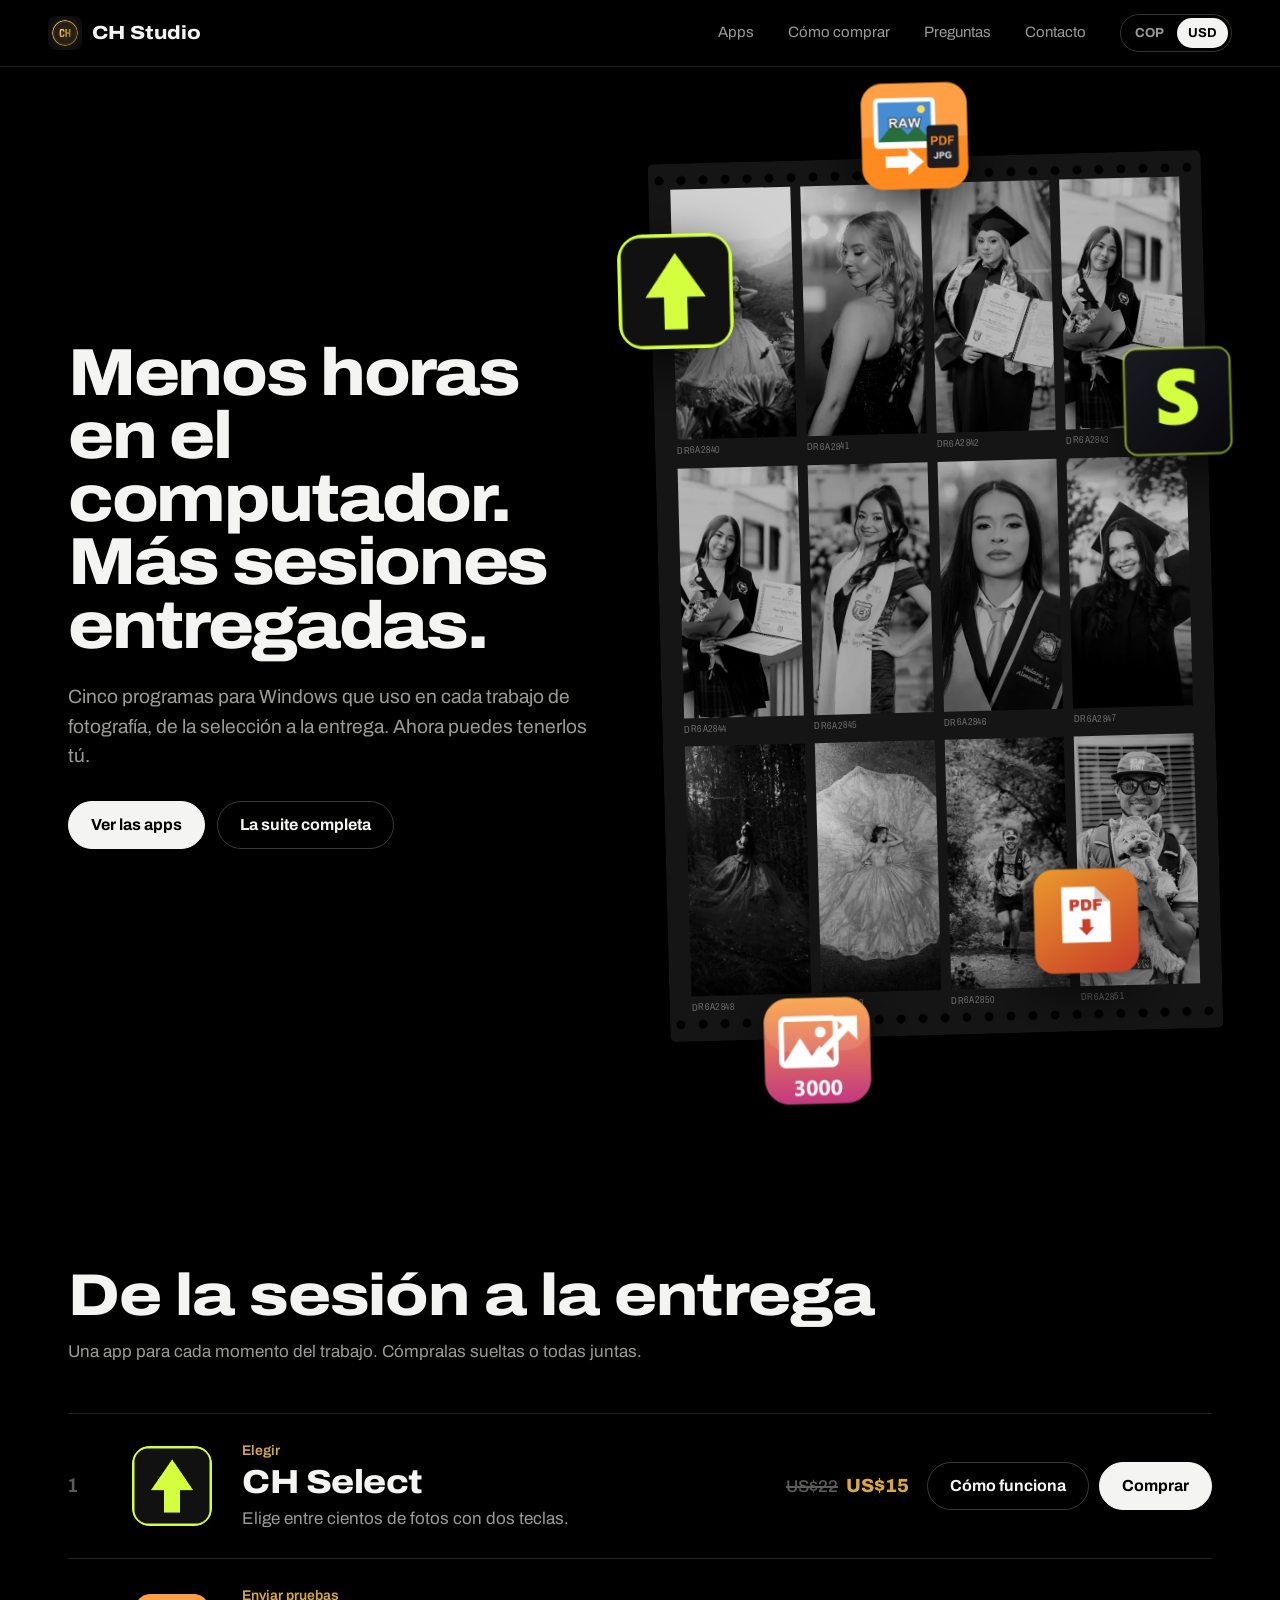
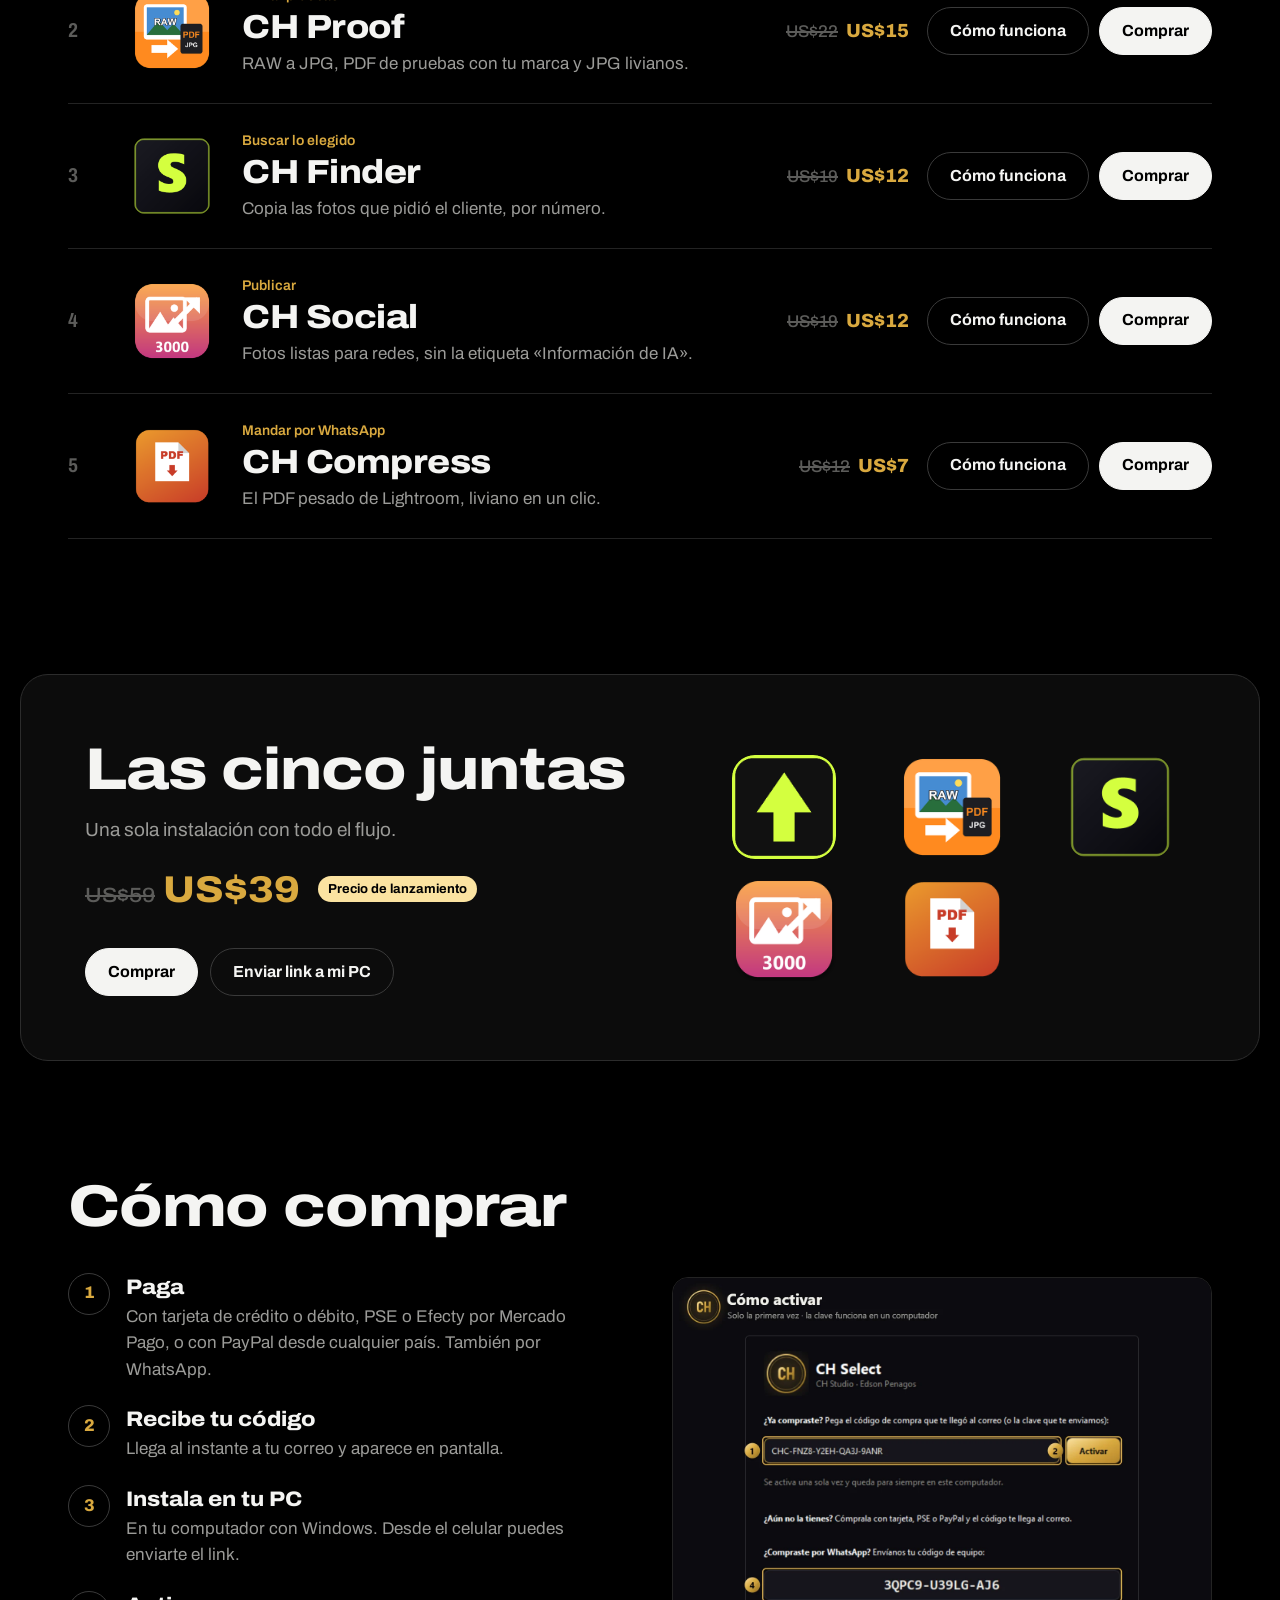
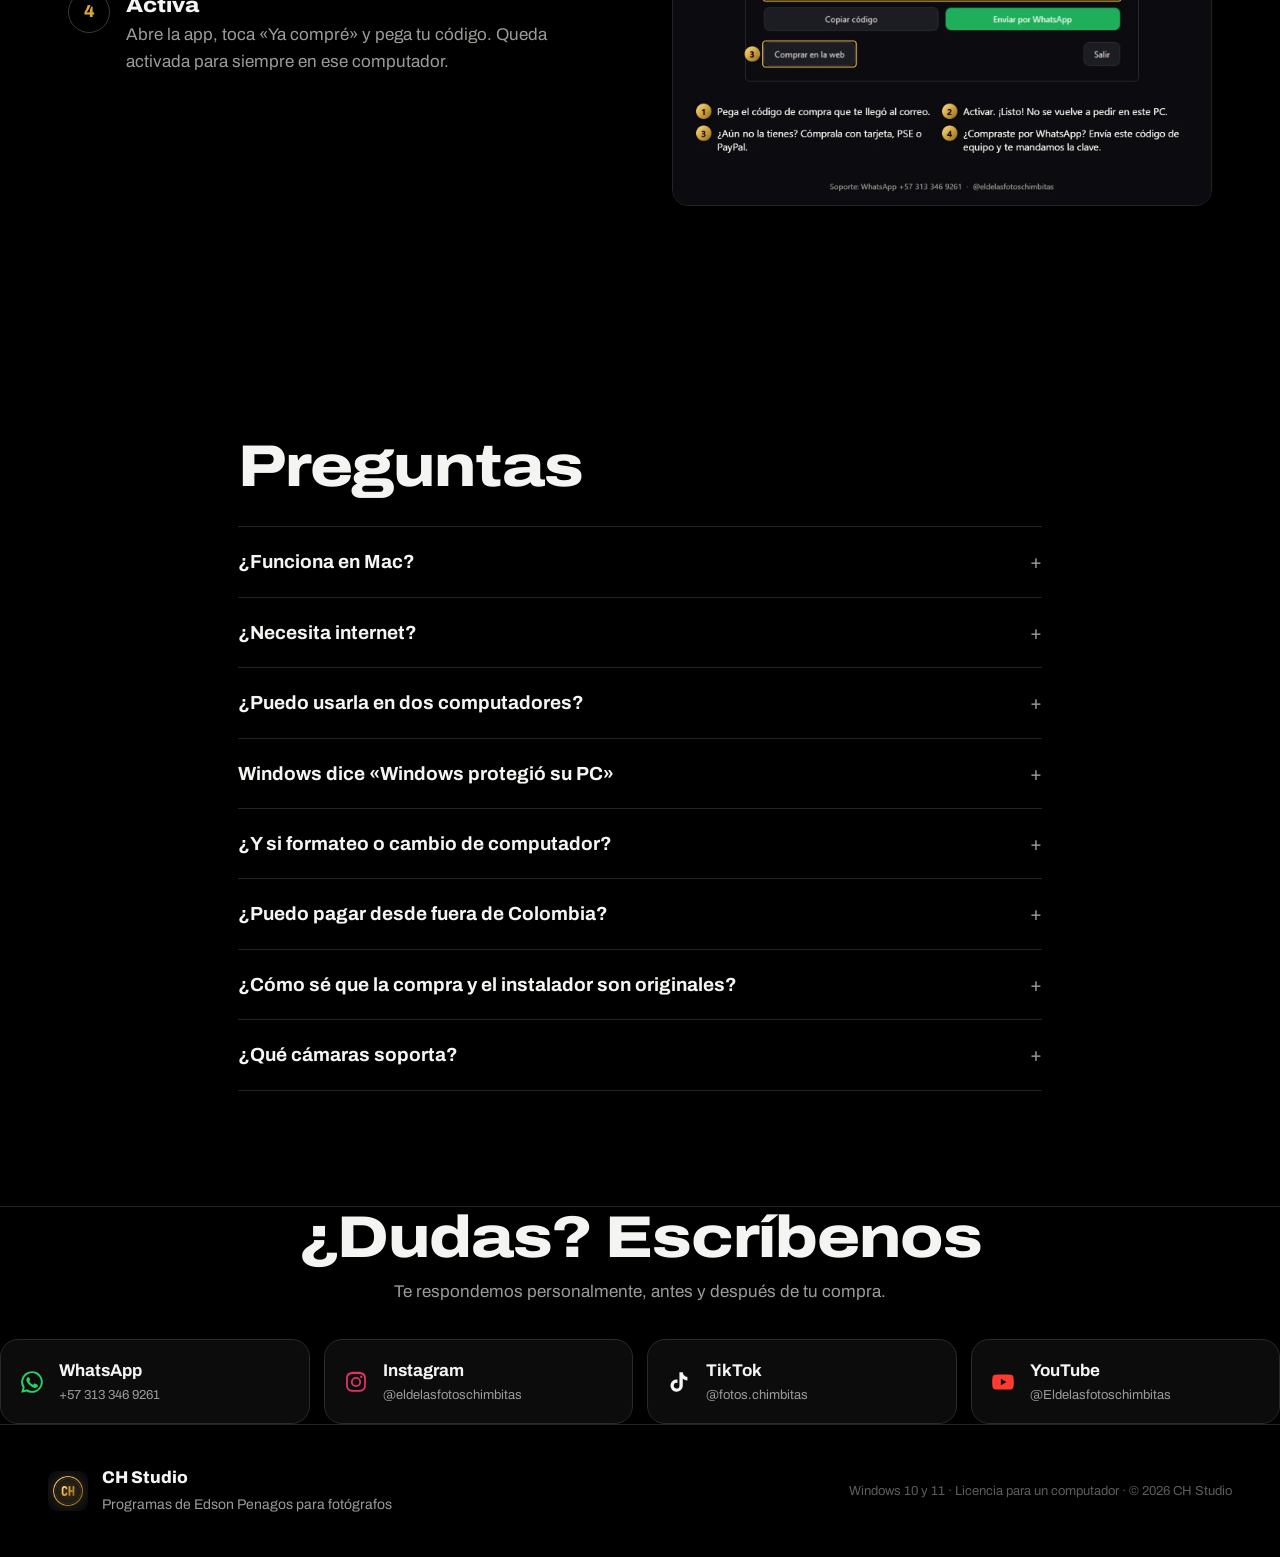
<file: index.html>
<!doctype html>
<html lang="es">
<head>
<meta charset="utf-8">
<meta name="viewport" content="width=device-width, initial-scale=1">
<title>CH Studio | Programas para fotógrafos</title>
<meta name="description" content="Cinco programas para Windows que ahorran horas en cada sesión: elegir fotos, enviar pruebas con marca de agua, copiar lo que pidió el cliente, exportar para redes sin «Información de IA» y comprimir PDF.">
<meta property="og:title" content="CH Studio | Programas para fotógrafos">
<meta property="og:description" content="Cinco programas para Windows que ahorran horas en cada sesión: elegir fotos, enviar pruebas con marca de agua, copiar lo que pidió el cliente, exportar para redes sin «Información de IA» y comprimir PDF.">
<meta property="og:image" content="https://eldelasfotoschimbitas.github.io/chstudio/img/og.jpg">
<meta property="og:url" content="https://eldelasfotoschimbitas.github.io/chstudio/">
<meta property="og:type" content="website">
<meta name="theme-color" content="#000000">
<link rel="icon" href="favicon.png">
<link rel="preconnect" href="https://fonts.googleapis.com"><link rel="preconnect" href="https://fonts.gstatic.com" crossorigin><link href="https://fonts.googleapis.com/css2?family=Archivo:wdth,wght@62..125,300..900&display=swap" rel="stylesheet">
<link rel="stylesheet" href="estilo.css">
</head>
<body>
<header class="barra">
  <div class="izq"><a class="marca" href="index.html" aria-label="CH Studio, inicio"><img src="img/ch.png" alt="" width="34" height="34"><span>CH Studio</span></a></div>
  <nav><a href="#apps">Apps</a><a href="#comprar-como">Cómo comprar</a><a href="#preguntas">Preguntas</a><a href="#contacto">Contacto</a><div class="moneda" role="group" aria-label="Moneda"><button type="button" data-moneda="cop" aria-pressed="true">COP</button><button type="button" data-moneda="usd" aria-pressed="false">USD</button></div></nav>
</header>
<a class="subir" href="#" aria-label="Volver arriba"><svg viewBox="0 0 24 24" width="22" height="22" aria-hidden="true"><path d="M5 15l7-7 7 7" fill="none" stroke="currentColor" stroke-width="2.2" stroke-linecap="round" stroke-linejoin="round"/></svg></a>

<main>
<section class="hero">
  <div class="hero-txt">
    <h1>Menos horas en el computador. Más sesiones entregadas.</h1>
    <p class="lead">Cinco programas para Windows que uso en cada trabajo de fotografía, de la selección a la entrega. Ahora puedes tenerlos tú.</p>
    <div class="cta">
      <a class="btn" href="#apps">Ver las apps</a>
      <a class="btn sec" href="#suite">La suite completa</a>
    </div>
  </div>
  <div class="hoja" aria-hidden="false">
    <div class="hoja-fotos" aria-hidden="true"><figure><img src="img/fotos/DR6A2840.webp" alt="" loading="eager" width="200" height="250"><figcaption>DR6A2840</figcaption></figure><figure><img src="img/fotos/DR6A2841.webp" alt="" loading="eager" width="200" height="250"><figcaption>DR6A2841</figcaption></figure><figure><img src="img/fotos/DR6A2842.webp" alt="" loading="eager" width="200" height="250"><figcaption>DR6A2842</figcaption></figure><figure><img src="img/fotos/DR6A2843.webp" alt="" loading="eager" width="200" height="250"><figcaption>DR6A2843</figcaption></figure><figure><img src="img/fotos/DR6A2844.webp" alt="" loading="eager" width="200" height="250"><figcaption>DR6A2844</figcaption></figure><figure><img src="img/fotos/DR6A2845.webp" alt="" loading="eager" width="200" height="250"><figcaption>DR6A2845</figcaption></figure><figure><img src="img/fotos/DR6A2846.webp" alt="" loading="eager" width="200" height="250"><figcaption>DR6A2846</figcaption></figure><figure><img src="img/fotos/DR6A2847.webp" alt="" loading="eager" width="200" height="250"><figcaption>DR6A2847</figcaption></figure><figure><img src="img/fotos/DR6A2848.webp" alt="" loading="eager" width="200" height="250"><figcaption>DR6A2848</figcaption></figure><figure><img src="img/fotos/DR6A2849.webp" alt="" loading="eager" width="200" height="250"><figcaption>DR6A2849</figcaption></figure><figure><img src="img/fotos/DR6A2850.webp" alt="" loading="eager" width="200" height="250"><figcaption>DR6A2850</figcaption></figure><figure><img src="img/fotos/DR6A2851.webp" alt="" loading="eager" width="200" height="250"><figcaption>DR6A2851</figcaption></figure></div>
    <a class="flota f0" href="fotocull.html" aria-label="CH Select"><img src="img/apps/fotocull.png" alt="" width="128" height="128"><span>CH Select</span></a><a class="flota f1" href="raw-pdf.html" aria-label="CH Proof"><img src="img/apps/raw-pdf.png" alt="" width="128" height="128"><span>CH Proof</span></a><a class="flota f2" href="fotopicker.html" aria-label="CH Finder"><img src="img/apps/fotopicker.png" alt="" width="128" height="128"><span>CH Finder</span></a><a class="flota f3" href="exportar-redes.html" aria-label="CH Social"><img src="img/apps/exportar-redes.png" alt="" width="128" height="128"><span>CH Social</span></a><a class="flota f4" href="comprimir-pdfs.html" aria-label="CH Compress"><img src="img/apps/comprimir-pdfs.png" alt="" width="128" height="128"><span>CH Compress</span></a>
  </div>
</section>

<section id="apps" class="apps">
  <h2>De la sesión a la entrega</h2>
  <p class="sub">Una app para cada momento del trabajo. Cómpralas sueltas o todas juntas.</p>
  <ol class="filas">
    <li class="fila">
      <span class="n">1</span>
      <img class="ico" src="img/apps/fotocull.png" alt="" width="80" height="80">
      <div class="txt">
        <p class="paso">Elegir</p>
        <h3><a href="fotocull.html">CH Select</a></h3>
        <p>Elige entre cientos de fotos con dos teclas.</p>
      </div>
      <div class="acc">
        <span class="pr" data-cop="59000" data-usd="15" data-cop0="89000" data-usd0="22"><s aria-label="Precio normal">$89.000</s> <b>$59.000</b></span>
        <a class="btn sec" href="fotocull.html">Cómo funciona</a>
        <button type="button" class="btn" data-comprar data-id="fotocull" data-nombre="CH Select" data-cop="59000" data-usd="15" data-cop0="89000" data-usd0="22" data-archivo="CH-Select-Setup.exe" data-mb="28">Comprar</button>
      </div>
    </li>
    <li class="fila">
      <span class="n">2</span>
      <img class="ico" src="img/apps/raw-pdf.png" alt="" width="80" height="80">
      <div class="txt">
        <p class="paso">Enviar pruebas</p>
        <h3><a href="raw-pdf.html">CH Proof</a></h3>
        <p>RAW a JPG, PDF de pruebas con tu marca y JPG livianos.</p>
      </div>
      <div class="acc">
        <span class="pr" data-cop="59000" data-usd="15" data-cop0="89000" data-usd0="22"><s aria-label="Precio normal">$89.000</s> <b>$59.000</b></span>
        <a class="btn sec" href="raw-pdf.html">Cómo funciona</a>
        <button type="button" class="btn" data-comprar data-id="raw-pdf" data-nombre="CH Proof" data-cop="59000" data-usd="15" data-cop0="89000" data-usd0="22" data-archivo="CH-Proof-Setup.exe" data-mb="31">Comprar</button>
      </div>
    </li>
    <li class="fila">
      <span class="n">3</span>
      <img class="ico" src="img/apps/fotopicker.png" alt="" width="80" height="80">
      <div class="txt">
        <p class="paso">Buscar lo elegido</p>
        <h3><a href="fotopicker.html">CH Finder</a></h3>
        <p>Copia las fotos que pidió el cliente, por número.</p>
      </div>
      <div class="acc">
        <span class="pr" data-cop="49000" data-usd="12" data-cop0="79000" data-usd0="19"><s aria-label="Precio normal">$79.000</s> <b>$49.000</b></span>
        <a class="btn sec" href="fotopicker.html">Cómo funciona</a>
        <button type="button" class="btn" data-comprar data-id="fotopicker" data-nombre="CH Finder" data-cop="49000" data-usd="12" data-cop0="79000" data-usd0="19" data-archivo="CH-Finder-Setup.exe" data-mb="21">Comprar</button>
      </div>
    </li>
    <li class="fila">
      <span class="n">4</span>
      <img class="ico" src="img/apps/exportar-redes.png" alt="" width="80" height="80">
      <div class="txt">
        <p class="paso">Publicar</p>
        <h3><a href="exportar-redes.html">CH Social</a></h3>
        <p>Fotos listas para redes, sin la etiqueta «Información de IA».</p>
      </div>
      <div class="acc">
        <span class="pr" data-cop="49000" data-usd="12" data-cop0="79000" data-usd0="19"><s aria-label="Precio normal">$79.000</s> <b>$49.000</b></span>
        <a class="btn sec" href="exportar-redes.html">Cómo funciona</a>
        <button type="button" class="btn" data-comprar data-id="exportar-redes" data-nombre="CH Social" data-cop="49000" data-usd="12" data-cop0="79000" data-usd0="19" data-archivo="CH-Social-Setup.exe" data-mb="23">Comprar</button>
      </div>
    </li>
    <li class="fila">
      <span class="n">5</span>
      <img class="ico" src="img/apps/comprimir-pdfs.png" alt="" width="80" height="80">
      <div class="txt">
        <p class="paso">Mandar por WhatsApp</p>
        <h3><a href="comprimir-pdfs.html">CH Compress</a></h3>
        <p>El PDF pesado de Lightroom, liviano en un clic.</p>
      </div>
      <div class="acc">
        <span class="pr" data-cop="29000" data-usd="7" data-cop0="49000" data-usd0="12"><s aria-label="Precio normal">$49.000</s> <b>$29.000</b></span>
        <a class="btn sec" href="comprimir-pdfs.html">Cómo funciona</a>
        <button type="button" class="btn" data-comprar data-id="comprimir-pdfs" data-nombre="CH Compress" data-cop="29000" data-usd="7" data-cop0="49000" data-usd0="12" data-archivo="CH-Compress-Setup.exe" data-mb="25">Comprar</button>
      </div>
    </li>
  </ol>
</section>

<section id="suite" class="suite">
  <div>
    <h2>Las cinco juntas</h2>
    <p>Una sola instalación con todo el flujo.</p>
    <p class="suite-precio"><span class="pr grande" data-cop="169000" data-usd="39" data-cop0="245000" data-usd0="59"><s aria-label="Precio normal">$245.000</s> <b>$169.000</b></span><span class="lanz">Precio de lanzamiento</span></p>
    <div class="cta">
      <button type="button" class="btn" data-comprar data-id="suite" data-nombre="CH Studio Suite" data-cop="169000" data-usd="39" data-cop0="245000" data-usd0="59" data-archivo="CH-Studio-Suite-Setup.exe" data-mb="39">Comprar</button>
      <a class="btn sec" data-descarga="CH-Studio-Suite-Setup.exe" href="https://github.com/eldelasfotoschimbitas/chstudio/releases/latest/download/CH-Studio-Suite-Setup.exe">Descargar instalador</a>
    </div>
  </div>
  <div class="suite-iconos"><img src="img/apps/fotocull.png" alt="CH Select" width="64" height="64"><img src="img/apps/raw-pdf.png" alt="CH Proof" width="64" height="64"><img src="img/apps/fotopicker.png" alt="CH Finder" width="64" height="64"><img src="img/apps/exportar-redes.png" alt="CH Social" width="64" height="64"><img src="img/apps/comprimir-pdfs.png" alt="CH Compress" width="64" height="64"></div>
</section>

<section id="comprar-como" class="como">
  <h2>Cómo comprar</h2>
  <ol>
    <li><h3>Paga</h3><p>Con tarjeta de crédito o débito, PSE o Efecty por Mercado Pago, o con PayPal desde cualquier país. También por WhatsApp.</p></li>
    <li><h3>Recibe tu código</h3><p>Llega al instante a tu correo y aparece en pantalla.</p></li>
    <li><h3>Instala en tu PC</h3><p>En tu computador con Windows. Desde el celular puedes enviarte el link.</p></li>
    <li><h3>Activa</h3><p>Abre la app, toca «Ya compré» y pega tu código. Queda activada para siempre en ese computador.</p></li>
  </ol>
  <figure class="como-img"><a href="img/guias/como-activar.webp" target="_blank" rel="noopener"><img src="img/guias/como-activar.webp" alt="Ventana de activación: código de equipo, botón de WhatsApp y campo para pegar la clave" loading="lazy" width="1400" height="1372"></a></figure>
</section>

<section id="preguntas" class="faq">
  <h2>Preguntas</h2>
  <details><summary>¿Funciona en Mac?</summary><p>No. Funciona en Windows 10 y Windows 11.</p></details>
  <details><summary>¿Necesita internet?</summary><p>No. Todo se hace en tu computador; tus fotos no se suben a ningún lado.</p></details>
  <details><summary>¿Puedo usarla en dos computadores?</summary><p>Cada clave sirve en un computador. Si necesitas otro, escríbenos.</p></details>
  <details><summary>Windows dice «Windows protegió su PC»</summary><p>Pasa con programas nuevos. Da clic en «Más información» y luego en «Ejecutar de todas formas».</p></details>
  <details><summary>¿Y si formateo o cambio de computador?</summary><p>Si reinstalas en el mismo computador, vuelves a usar tu código de compra. Si cambias de computador, escríbenos y te ayudamos.</p></details>
  <details><summary>¿Puedo pagar desde fuera de Colombia?</summary><p>Sí, con PayPal en dólares, con tarjeta o con tu cuenta PayPal.</p></details>
  <details><summary>¿Cómo sé que la compra y el instalador son originales?</summary><p>Solo vendemos en esta página y por el WhatsApp +57 313 346 9261. Descarga el instalador solo desde aquí o desde <a href="https://github.com/eldelasfotoschimbitas/chstudio/releases/latest">la página oficial de descargas</a>, donde también está la huella SHA-256 de cada archivo para verificarlo. Nunca te pediremos claves, códigos de verificación ni datos de tu banco.</p></details>
  <details><summary>¿Qué cámaras soporta?</summary><p>JPG y RAW de Canon, Nikon, Sony, Fujifilm, Panasonic, Olympus, Pentax, Samsung y DNG.</p></details>
</section>
</main>
<section class="contacto" id="contacto" aria-labelledby="contacto-titulo">
  <h2 id="contacto-titulo">¿Dudas? Escríbenos</h2>
  <p>Te respondemos personalmente, antes y después de tu compra.</p>
  <div class="contacto-lista"><a class="contacto-item c-wa" href="https://wa.me/573133469261" target="_blank" rel="noopener"><svg viewBox="0 0 24 24" width="26" height="26" aria-hidden="true" fill="currentColor"><path d="M12 2a10 10 0 0 0-8.6 15.1L2 22l5-1.3A10 10 0 1 0 12 2Zm0 18.2a8.2 8.2 0 0 1-4.2-1.2l-.3-.2-3 .8.8-2.9-.2-.3A8.2 8.2 0 1 1 12 20.2Zm4.5-6.1c-.2-.1-1.5-.7-1.7-.8-.2-.1-.4-.1-.6.1l-.8 1c-.1.2-.3.2-.5.1a6.7 6.7 0 0 1-3.3-2.9c-.3-.4.2-.4.7-1.4.1-.2 0-.3 0-.4l-.8-1.8c-.2-.5-.4-.4-.6-.4h-.5a1 1 0 0 0-.7.3 3 3 0 0 0-.9 2.2 5.2 5.2 0 0 0 1.1 2.7 11.8 11.8 0 0 0 4.5 4c1.7.7 2.3.8 3.2.6a2.6 2.6 0 0 0 1.7-1.2 2.1 2.1 0 0 0 .1-1.2c0-.1-.2-.2-.4-.3Z"/></svg><span><b>WhatsApp</b><small>+57 313 346 9261</small></span></a><a class="contacto-item c-ig" href="https://www.instagram.com/eldelasfotoschimbitas" target="_blank" rel="noopener"><svg viewBox="0 0 24 24" width="26" height="26" aria-hidden="true" fill="currentColor"><path d="M12 7.3A4.7 4.7 0 1 0 16.7 12 4.7 4.7 0 0 0 12 7.3Zm0 7.7a3 3 0 1 1 3-3 3 3 0 0 1-3 3Zm6-7.9a1.1 1.1 0 1 1-1.1-1.1A1.1 1.1 0 0 1 18 7.1ZM21.1 8a5.4 5.4 0 0 0-1.5-3.8A5.4 5.4 0 0 0 15.8 2.7c-1.5-.1-6.1-.1-7.6 0A5.4 5.4 0 0 0 4.4 4.2 5.4 5.4 0 0 0 2.9 8c-.1 1.5-.1 6.1 0 7.6a5.4 5.4 0 0 0 1.5 3.8 5.4 5.4 0 0 0 3.8 1.5c1.5.1 6.1.1 7.6 0a5.4 5.4 0 0 0 3.8-1.5 5.4 5.4 0 0 0 1.5-3.8c.1-1.5.1-6.1 0-7.6Zm-2 9.3a3.1 3.1 0 0 1-1.7 1.7c-1.2.5-4 .4-5.4.4s-4.2.1-5.4-.4a3.1 3.1 0 0 1-1.7-1.7c-.5-1.2-.4-4-.4-5.3s-.1-4.2.4-5.4A3.1 3.1 0 0 1 6.6 5c1.2-.5 4-.4 5.4-.4s4.2-.1 5.4.4A3.1 3.1 0 0 1 19.1 6.7c.5 1.2.4 4 .4 5.4s.1 4.1-.4 5.2Z"/></svg><span><b>Instagram</b><small>@eldelasfotoschimbitas</small></span></a><a class="contacto-item c-tt" href="https://www.tiktok.com/@fotos.chimbitas" target="_blank" rel="noopener"><svg viewBox="0 0 24 24" width="26" height="26" aria-hidden="true" fill="currentColor"><path d="M16.6 5.8A4.3 4.3 0 0 1 15.5 3h-3.1v12.4a2.6 2.6 0 1 1-1.8-2.5V9.7a5.7 5.7 0 1 0 4.9 5.7V9.1a7.4 7.4 0 0 0 4.3 1.4V7.4a4.3 4.3 0 0 1-3.2-1.6Z"/></svg><span><b>TikTok</b><small>@fotos.chimbitas</small></span></a><a class="contacto-item c-yt" href="https://www.youtube.com/@Eldelasfotoschimbitas" target="_blank" rel="noopener"><svg viewBox="0 0 24 24" width="26" height="26" aria-hidden="true" fill="currentColor"><path d="M21.6 7.2a2.5 2.5 0 0 0-1.8-1.8C18.3 5 12 5 12 5s-6.3 0-7.8.4A2.5 2.5 0 0 0 2.4 7.2 26 26 0 0 0 2 12a26 26 0 0 0 .4 4.8 2.5 2.5 0 0 0 1.8 1.8c1.5.4 7.8.4 7.8.4s6.3 0 7.8-.4a2.5 2.5 0 0 0 1.8-1.8A26 26 0 0 0 22 12a26 26 0 0 0-.4-4.8ZM10 15V9l5.2 3Z"/></svg><span><b>YouTube</b><small>@Eldelasfotoschimbitas</small></span></a></div>
</section>
<footer class="pie">
  <div><img src="img/ch.png" alt="" width="40" height="40"><p>CH Studio<br><span>Programas de Edson Penagos para fotógrafos</span></p></div>
  <p class="pie-legal">Windows 10 y 11 · Licencia para un computador · © 2026 CH Studio</p>
</footer>

<dialog id="compra" aria-labelledby="compra-titulo">
  <form method="dialog" class="cerrar-f"><button class="cerrar" aria-label="Cerrar">×</button></form>
  <h2 id="compra-titulo">Comprar <span data-c="nombre"></span></h2>
  <p class="precio-dlg"><s data-c="antes"></s> <b data-c="precio"></b> <span class="lanz">Precio de lanzamiento</span></p>

  <div class="auto" hidden>
    <ol class="pasos-compra">
      <li>
        <h3>Paga con tarjeta</h3>
        <label class="campo"><span>Tu correo (ahí te llega el código)</span>
          <input id="correo" type="email" inputmode="email" autocomplete="email" placeholder="tucorreo@gmail.com" maxlength="120"></label>
        <div class="metodos">
          <button type="button" class="btn metodo" data-metodo="mp" hidden>
            <span><b>Mercado Pago</b><small>Pesos · tarjeta, PSE, Efecty</small></span><span data-c="cop"></span></button>
          <button type="button" class="btn metodo" data-metodo="paypal" hidden>
            <span><b>PayPal</b><small>Dólares · tarjeta o cuenta PayPal</small></span><span data-c="usd"></span></button>
        </div>
        <p class="error-pago" role="alert" hidden></p>
      </li>
      <li>
        <h3>Recibe tu código de compra</h3>
        <p>Al instante en pantalla y en tu correo.</p>
      </li>
      <li>
        <h3>Instala en tu computador</h3>
        <p>Windows 10 y 11. Pesa <span data-c="mb"></span> MB.</p>
        <a class="btn sec solo-pc" data-c="descarga" href="#">Descargar instalador</a>
        <button type="button" class="btn sec solo-movil" data-enviar-link>Enviar link a mi PC</button>
      </li>
      <li>
        <h3>Abre la app y toca «Ya compré»</h3>
        <p>Pega tu código y queda activada para siempre en ese computador.</p>
      </li>
    </ol>
    <p class="alterno">¿Prefieres pagar por transferencia o Nequi? <a data-wa href="#" target="_blank" rel="noopener">Escríbenos por WhatsApp</a>.</p>
  </div>

  <div class="manual">
    <ol class="pasos-compra">
      <li>
        <h3>Escríbenos para pagar</h3>
        <p>Te enviamos cómo pagar <span data-c="precio2"></span>. <span class="intl">Desde fuera de Colombia también puedes pagar en dólares.</span></p>
        <a class="btn wa" data-wa href="#" target="_blank" rel="noopener">Escribir por WhatsApp</a>
      </li>
      <li>
        <h3>Instala en tu computador</h3>
        <p>Windows 10 y 11. Pesa <span data-c="mb2"></span> MB.</p>
        <a class="btn sec solo-pc" data-c="descarga2" href="#">Descargar instalador</a>
        <button type="button" class="btn sec solo-movil" data-enviar-link>Enviar link a mi PC</button>
      </li>
      <li>
        <h3>Recibe tu clave</h3>
        <p>Al abrir la app verás tu código de equipo; envíanoslo y te mandamos la clave.</p>
      </li>
    </ol>
  </div>
</dialog>
<script>window.CH = {"wa": "573133469261", "descarga": "https://github.com/eldelasfotoschimbitas/chstudio/releases/latest/download/", "api": "https://chstudio-api.netlify.app"};</script>
<script src="tienda.js"></script>
</body></html>
</file>
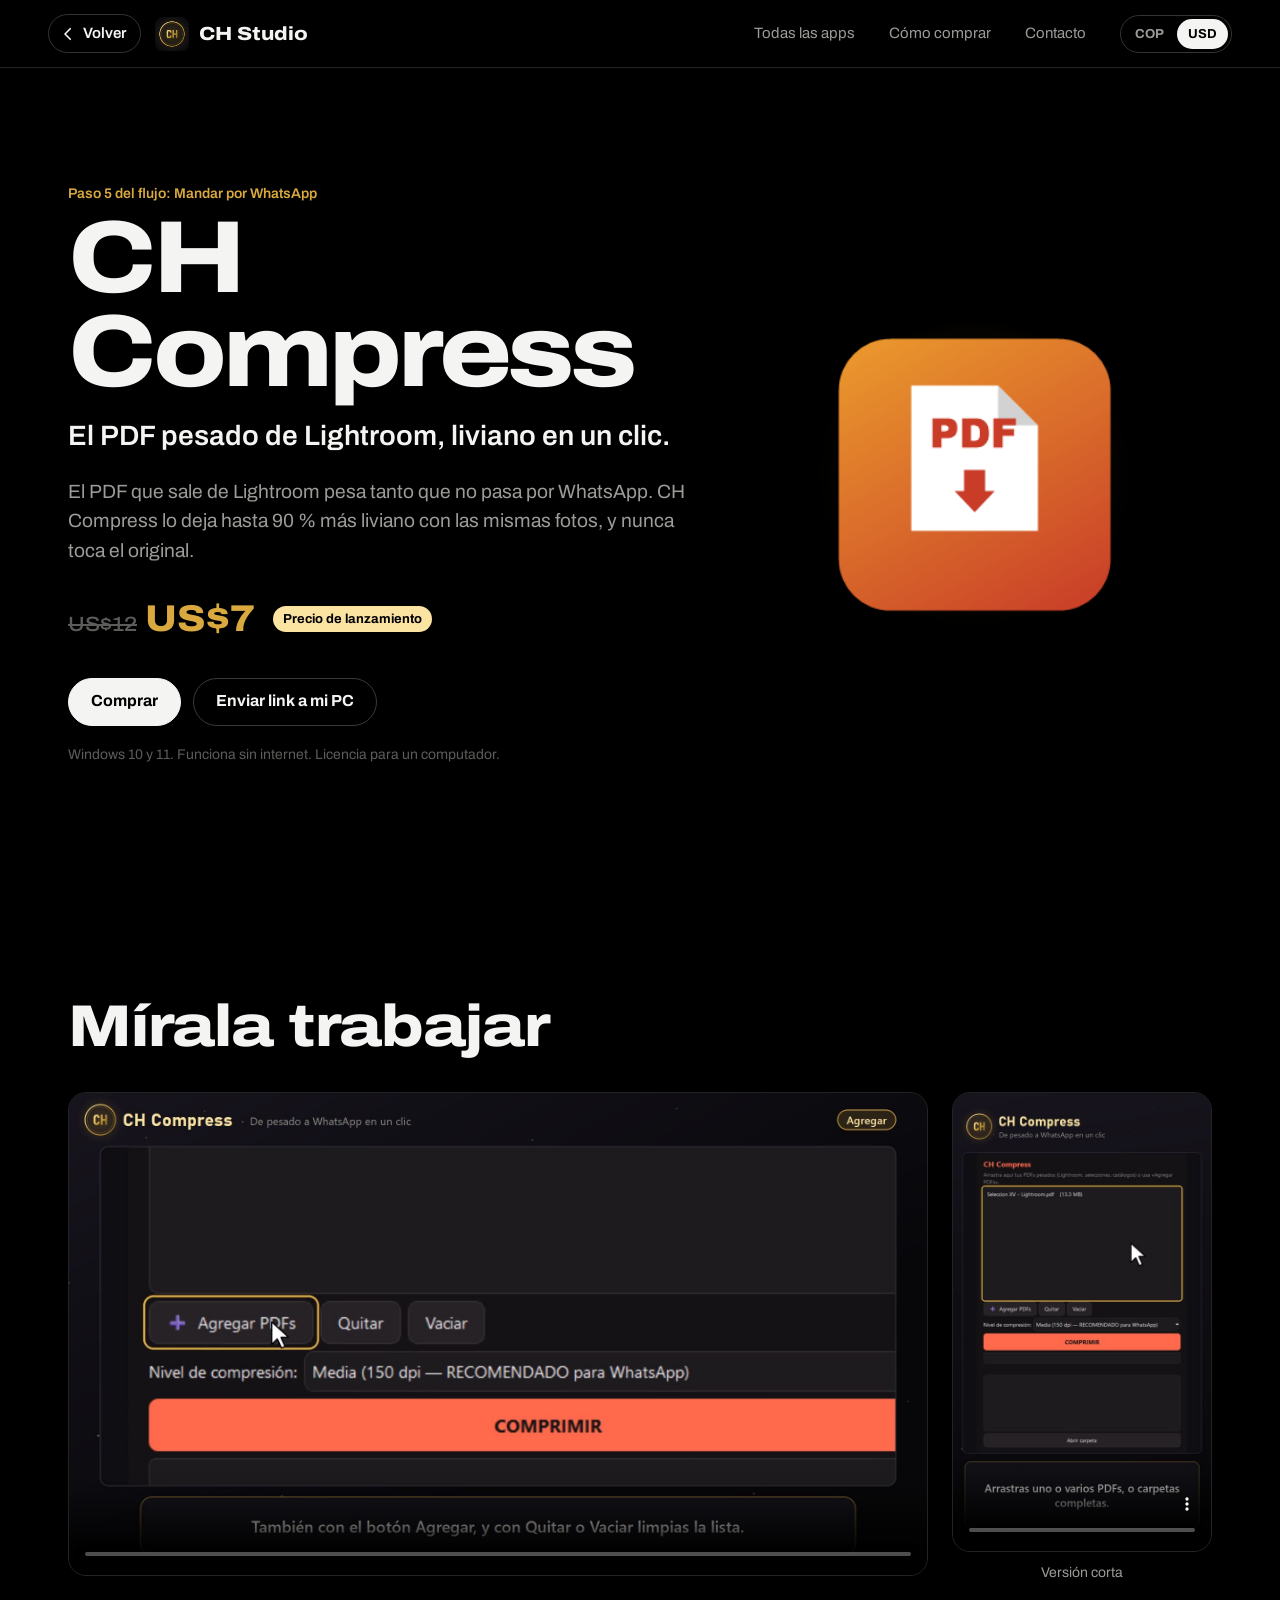
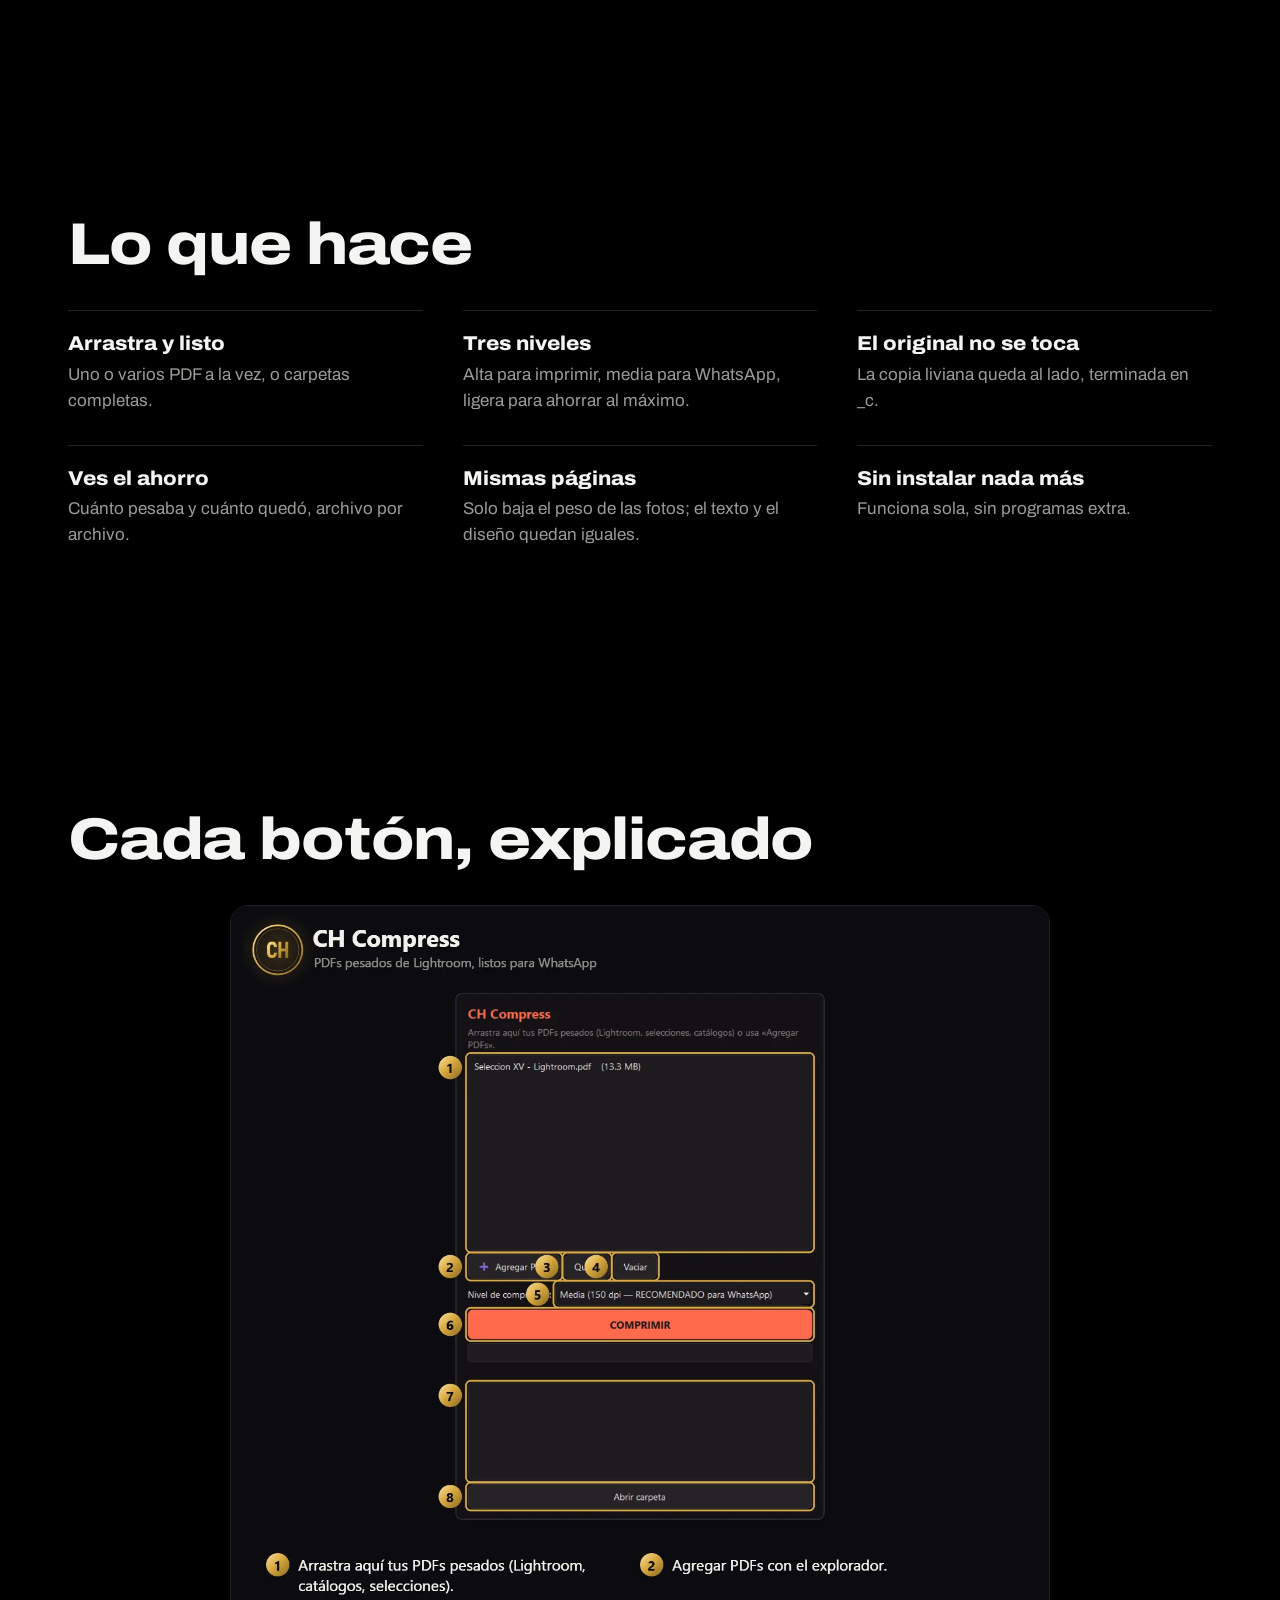
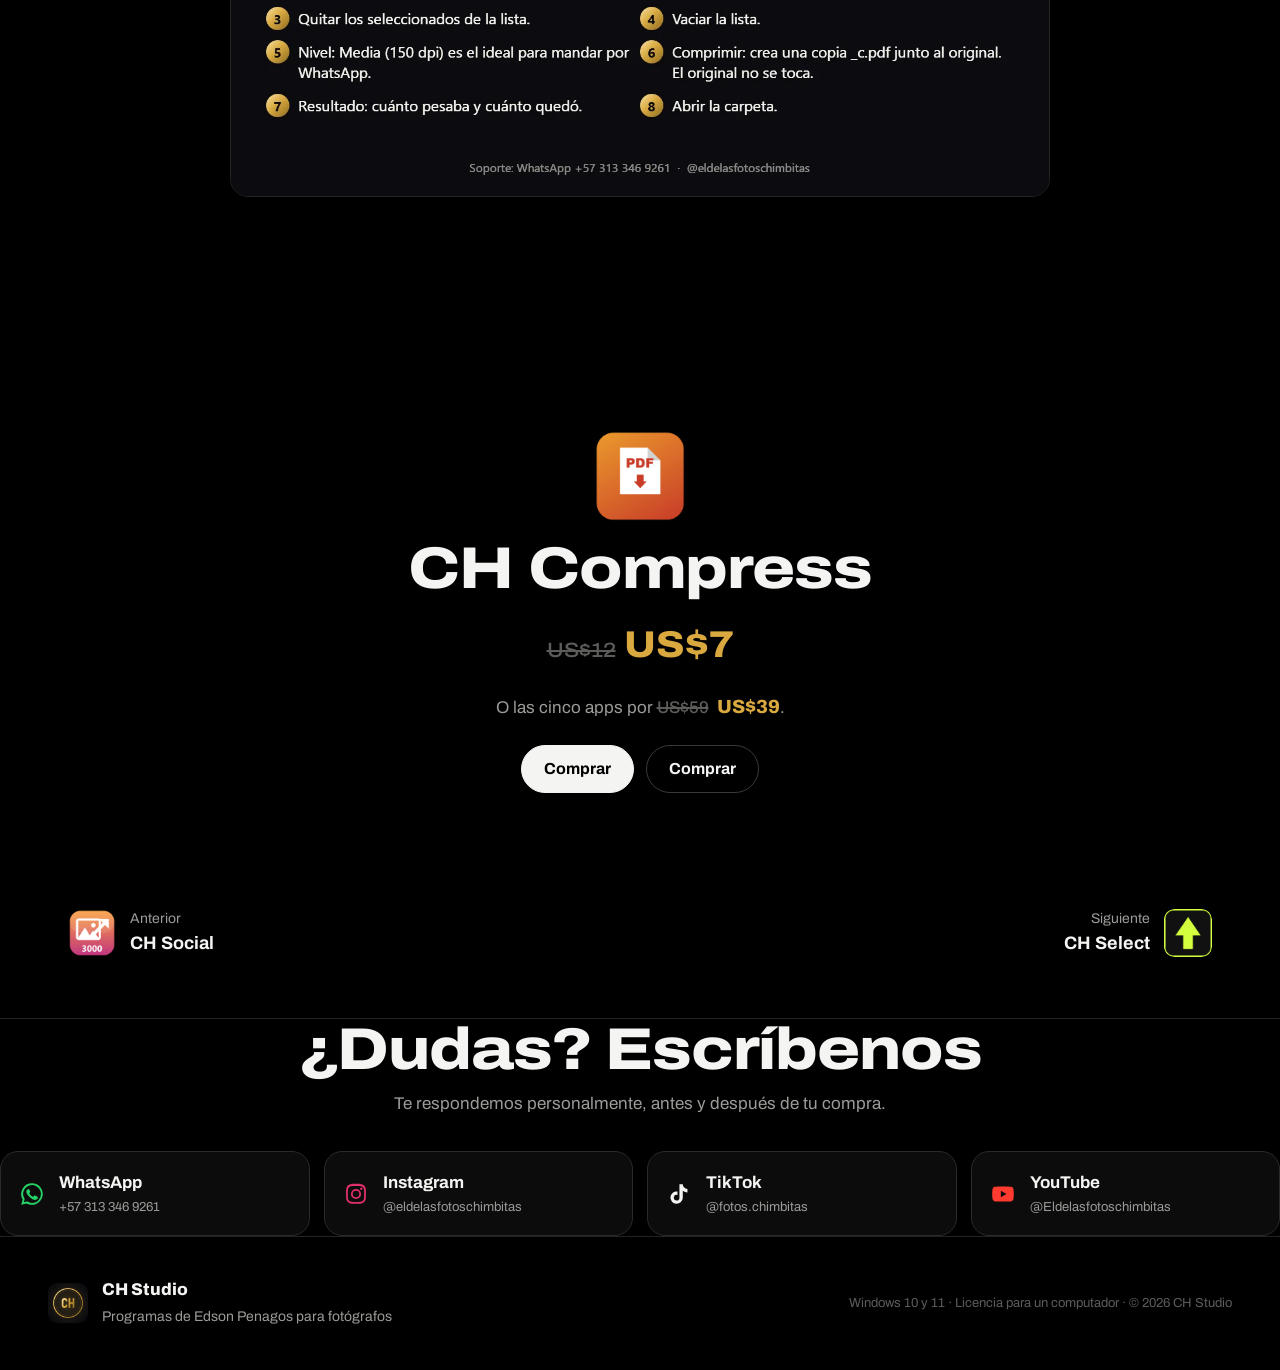
<file: comprimir-pdfs.html>
<!doctype html>
<html lang="es">
<head>
<meta charset="utf-8">
<meta name="viewport" content="width=device-width, initial-scale=1">
<title>CH Compress | CH Studio</title>
<meta name="description" content="El PDF pesado de Lightroom, liviano en un clic. El PDF que sale de Lightroom pesa tanto que no pasa por WhatsApp. CH Compress lo deja hasta 90 % más liviano con las mismas fotos, y nunca toca el original.">
<meta property="og:title" content="CH Compress | CH Studio">
<meta property="og:description" content="El PDF pesado de Lightroom, liviano en un clic. El PDF que sale de Lightroom pesa tanto que no pasa por WhatsApp. CH Compress lo deja hasta 90 % más liviano con las mismas fotos, y nunca toca el original.">
<meta property="og:image" content="https://eldelasfotoschimbitas.github.io/chstudio/video/comprimir-pdfs-guia.jpg">
<meta property="og:url" content="https://eldelasfotoschimbitas.github.io/chstudio/comprimir-pdfs.html">
<meta property="og:type" content="website">
<meta name="theme-color" content="#000000">
<link rel="icon" href="favicon.png">
<link rel="preconnect" href="https://fonts.googleapis.com"><link rel="preconnect" href="https://fonts.gstatic.com" crossorigin><link href="https://fonts.googleapis.com/css2?family=Archivo:wdth,wght@62..125,300..900&display=swap" rel="stylesheet">
<link rel="stylesheet" href="estilo.css">
</head>
<body>
<header class="barra">
  <div class="izq"><a class="volver" href="index.html#apps"><svg viewBox="0 0 24 24" width="18" height="18" aria-hidden="true"><path d="M15 5l-7 7 7 7" fill="none" stroke="currentColor" stroke-width="2.2" stroke-linecap="round" stroke-linejoin="round"/></svg>Volver</a><a class="marca" href="index.html" aria-label="CH Studio, inicio"><img src="img/ch.png" alt="" width="34" height="34"><span>CH Studio</span></a></div>
  <nav><a href="index.html#apps">Todas las apps</a><a href="index.html#comprar-como">Cómo comprar</a><a href="#contacto">Contacto</a><div class="moneda" role="group" aria-label="Moneda"><button type="button" data-moneda="cop" aria-pressed="true">COP</button><button type="button" data-moneda="usd" aria-pressed="false">USD</button></div></nav>
</header>
<a class="subir" href="#" aria-label="Volver arriba"><svg viewBox="0 0 24 24" width="22" height="22" aria-hidden="true"><path d="M5 15l7-7 7 7" fill="none" stroke="currentColor" stroke-width="2.2" stroke-linecap="round" stroke-linejoin="round"/></svg></a>

<main class="prod">
<section class="prod-hero">
  <div class="prod-txt">
    <p class="paso">Paso 5 del flujo: Mandar por WhatsApp</p>
    <h1>CH Compress</h1>
    <p class="frase">El PDF pesado de Lightroom, liviano en un clic.</p>
    <p class="lead">El PDF que sale de Lightroom pesa tanto que no pasa por WhatsApp. CH Compress lo deja hasta 90 % más liviano con las mismas fotos, y nunca toca el original.</p>
    <p class="prod-precio"><span class="pr grande" data-cop="29000" data-usd="7" data-cop0="49000" data-usd0="12"><s aria-label="Precio normal">$49.000</s> <b>$29.000</b></span><span class="lanz">Precio de lanzamiento</span></p>
    <div class="cta">
      <button type="button" class="btn" data-comprar data-id="comprimir-pdfs" data-nombre="CH Compress" data-cop="29000" data-usd="7" data-cop0="49000" data-usd0="12" data-archivo="CH-Compress-Setup.exe" data-mb="25">Comprar</button>
      <a class="btn sec" data-descarga="CH-Compress-Setup.exe" href="https://github.com/eldelasfotoschimbitas/chstudio/releases/latest/download/CH-Compress-Setup.exe">Descargar instalador</a>
    </div>
    <p class="req">Windows 10 y 11. Funciona sin internet. Licencia para un computador.</p>
  </div>
  <div class="prod-ico"><img src="img/apps/comprimir-pdfs.png" alt="Ícono de CH Compress" width="256" height="256"></div>
</section>

<section class="ver">
  <h2>Mírala trabajar</h2>
  <div class="videos">
    <video controls preload="none" poster="video/comprimir-pdfs-guia.jpg" width="1920" height="1080">
      <source src="video/comprimir-pdfs-guia.mp4" type="video/mp4">
    </video>
    <figure class="corto">
      <video controls preload="none" poster="video/comprimir-pdfs-corto.jpg" width="1080" height="1920">
        <source src="video/comprimir-pdfs-corto.mp4" type="video/mp4">
      </video>
      <figcaption>Versión corta</figcaption>
    </figure>
  </div>
</section>

<section class="funciones">
  <h2>Lo que hace</h2>
  <ul><li><h3>Arrastra y listo</h3><p>Uno o varios PDF a la vez, o carpetas completas.</p></li><li><h3>Tres niveles</h3><p>Alta para imprimir, media para WhatsApp, ligera para ahorrar al máximo.</p></li><li><h3>El original no se toca</h3><p>La copia liviana queda al lado, terminada en _c.</p></li><li><h3>Ves el ahorro</h3><p>Cuánto pesaba y cuánto quedó, archivo por archivo.</p></li><li><h3>Mismas páginas</h3><p>Solo baja el peso de las fotos; el texto y el diseño quedan iguales.</p></li><li><h3>Sin instalar nada más</h3><p>Funciona sola, sin programas extra.</p></li></ul>
</section>

<section class="guia">
  <h2>Cada botón, explicado</h2>
  <a href="img/guias/comprimir-pdfs.webp" target="_blank" rel="noopener">
    <img src="img/guias/comprimir-pdfs.webp" alt="Guía de CH Compress con cada botón numerado y explicado" loading="lazy" width="1400" height="1600">
  </a>
</section>

<section class="cierre">
  <img src="img/apps/comprimir-pdfs.png" alt="" width="96" height="96">
  <h2>CH Compress</h2>
  <p class="cierre-precio"><span class="pr grande" data-cop="29000" data-usd="7" data-cop0="49000" data-usd0="12"><s aria-label="Precio normal">$49.000</s> <b>$29.000</b></span></p>
  <p>O las cinco apps por <span class="pr" data-cop="169000" data-usd="39" data-cop0="245000" data-usd0="59"><s aria-label="Precio normal">$245.000</s> <b>$169.000</b></span>.</p>
  <div class="cta"><button type="button" class="btn" data-comprar data-id="comprimir-pdfs" data-nombre="CH Compress" data-cop="29000" data-usd="7" data-cop0="49000" data-usd0="12" data-archivo="CH-Compress-Setup.exe" data-mb="25">Comprar</button><button type="button" class="btn sec" data-comprar data-id="suite" data-nombre="CH Studio Suite" data-cop="169000" data-usd="39" data-cop0="245000" data-usd0="59" data-archivo="CH-Studio-Suite-Setup.exe" data-mb="39">Comprar</button></div>
</section>

<nav class="otras" aria-label="Otras apps">
  <a href="exportar-redes.html"><img src="img/apps/exportar-redes.png" alt="" width="48" height="48"><span>Anterior<br><b>CH Social</b></span></a>
  <a href="fotocull.html" class="der"><span>Siguiente<br><b>CH Select</b></span><img src="img/apps/fotocull.png" alt="" width="48" height="48"></a>
</nav>
</main>
<section class="contacto" id="contacto" aria-labelledby="contacto-titulo">
  <h2 id="contacto-titulo">¿Dudas? Escríbenos</h2>
  <p>Te respondemos personalmente, antes y después de tu compra.</p>
  <div class="contacto-lista"><a class="contacto-item c-wa" href="https://wa.me/573133469261" target="_blank" rel="noopener"><svg viewBox="0 0 24 24" width="26" height="26" aria-hidden="true" fill="currentColor"><path d="M12 2a10 10 0 0 0-8.6 15.1L2 22l5-1.3A10 10 0 1 0 12 2Zm0 18.2a8.2 8.2 0 0 1-4.2-1.2l-.3-.2-3 .8.8-2.9-.2-.3A8.2 8.2 0 1 1 12 20.2Zm4.5-6.1c-.2-.1-1.5-.7-1.7-.8-.2-.1-.4-.1-.6.1l-.8 1c-.1.2-.3.2-.5.1a6.7 6.7 0 0 1-3.3-2.9c-.3-.4.2-.4.7-1.4.1-.2 0-.3 0-.4l-.8-1.8c-.2-.5-.4-.4-.6-.4h-.5a1 1 0 0 0-.7.3 3 3 0 0 0-.9 2.2 5.2 5.2 0 0 0 1.1 2.7 11.8 11.8 0 0 0 4.5 4c1.7.7 2.3.8 3.2.6a2.6 2.6 0 0 0 1.7-1.2 2.1 2.1 0 0 0 .1-1.2c0-.1-.2-.2-.4-.3Z"/></svg><span><b>WhatsApp</b><small>+57 313 346 9261</small></span></a><a class="contacto-item c-ig" href="https://www.instagram.com/eldelasfotoschimbitas" target="_blank" rel="noopener"><svg viewBox="0 0 24 24" width="26" height="26" aria-hidden="true" fill="currentColor"><path d="M12 7.3A4.7 4.7 0 1 0 16.7 12 4.7 4.7 0 0 0 12 7.3Zm0 7.7a3 3 0 1 1 3-3 3 3 0 0 1-3 3Zm6-7.9a1.1 1.1 0 1 1-1.1-1.1A1.1 1.1 0 0 1 18 7.1ZM21.1 8a5.4 5.4 0 0 0-1.5-3.8A5.4 5.4 0 0 0 15.8 2.7c-1.5-.1-6.1-.1-7.6 0A5.4 5.4 0 0 0 4.4 4.2 5.4 5.4 0 0 0 2.9 8c-.1 1.5-.1 6.1 0 7.6a5.4 5.4 0 0 0 1.5 3.8 5.4 5.4 0 0 0 3.8 1.5c1.5.1 6.1.1 7.6 0a5.4 5.4 0 0 0 3.8-1.5 5.4 5.4 0 0 0 1.5-3.8c.1-1.5.1-6.1 0-7.6Zm-2 9.3a3.1 3.1 0 0 1-1.7 1.7c-1.2.5-4 .4-5.4.4s-4.2.1-5.4-.4a3.1 3.1 0 0 1-1.7-1.7c-.5-1.2-.4-4-.4-5.3s-.1-4.2.4-5.4A3.1 3.1 0 0 1 6.6 5c1.2-.5 4-.4 5.4-.4s4.2-.1 5.4.4A3.1 3.1 0 0 1 19.1 6.7c.5 1.2.4 4 .4 5.4s.1 4.1-.4 5.2Z"/></svg><span><b>Instagram</b><small>@eldelasfotoschimbitas</small></span></a><a class="contacto-item c-tt" href="https://www.tiktok.com/@fotos.chimbitas" target="_blank" rel="noopener"><svg viewBox="0 0 24 24" width="26" height="26" aria-hidden="true" fill="currentColor"><path d="M16.6 5.8A4.3 4.3 0 0 1 15.5 3h-3.1v12.4a2.6 2.6 0 1 1-1.8-2.5V9.7a5.7 5.7 0 1 0 4.9 5.7V9.1a7.4 7.4 0 0 0 4.3 1.4V7.4a4.3 4.3 0 0 1-3.2-1.6Z"/></svg><span><b>TikTok</b><small>@fotos.chimbitas</small></span></a><a class="contacto-item c-yt" href="https://www.youtube.com/@Eldelasfotoschimbitas" target="_blank" rel="noopener"><svg viewBox="0 0 24 24" width="26" height="26" aria-hidden="true" fill="currentColor"><path d="M21.6 7.2a2.5 2.5 0 0 0-1.8-1.8C18.3 5 12 5 12 5s-6.3 0-7.8.4A2.5 2.5 0 0 0 2.4 7.2 26 26 0 0 0 2 12a26 26 0 0 0 .4 4.8 2.5 2.5 0 0 0 1.8 1.8c1.5.4 7.8.4 7.8.4s6.3 0 7.8-.4a2.5 2.5 0 0 0 1.8-1.8A26 26 0 0 0 22 12a26 26 0 0 0-.4-4.8ZM10 15V9l5.2 3Z"/></svg><span><b>YouTube</b><small>@Eldelasfotoschimbitas</small></span></a></div>
</section>
<footer class="pie">
  <div><img src="img/ch.png" alt="" width="40" height="40"><p>CH Studio<br><span>Programas de Edson Penagos para fotógrafos</span></p></div>
  <p class="pie-legal">Windows 10 y 11 · Licencia para un computador · © 2026 CH Studio</p>
</footer>

<dialog id="compra" aria-labelledby="compra-titulo">
  <form method="dialog" class="cerrar-f"><button class="cerrar" aria-label="Cerrar">×</button></form>
  <h2 id="compra-titulo">Comprar <span data-c="nombre"></span></h2>
  <p class="precio-dlg"><s data-c="antes"></s> <b data-c="precio"></b> <span class="lanz">Precio de lanzamiento</span></p>

  <div class="auto" hidden>
    <ol class="pasos-compra">
      <li>
        <h3>Paga con tarjeta</h3>
        <label class="campo"><span>Tu correo (ahí te llega el código)</span>
          <input id="correo" type="email" inputmode="email" autocomplete="email" placeholder="tucorreo@gmail.com" maxlength="120"></label>
        <div class="metodos">
          <button type="button" class="btn metodo" data-metodo="mp" hidden>
            <span><b>Mercado Pago</b><small>Pesos · tarjeta, PSE, Efecty</small></span><span data-c="cop"></span></button>
          <button type="button" class="btn metodo" data-metodo="paypal" hidden>
            <span><b>PayPal</b><small>Dólares · tarjeta o cuenta PayPal</small></span><span data-c="usd"></span></button>
        </div>
        <p class="error-pago" role="alert" hidden></p>
      </li>
      <li>
        <h3>Recibe tu código de compra</h3>
        <p>Al instante en pantalla y en tu correo.</p>
      </li>
      <li>
        <h3>Instala en tu computador</h3>
        <p>Windows 10 y 11. Pesa <span data-c="mb"></span> MB.</p>
        <a class="btn sec solo-pc" data-c="descarga" href="#">Descargar instalador</a>
        <button type="button" class="btn sec solo-movil" data-enviar-link>Enviar link a mi PC</button>
      </li>
      <li>
        <h3>Abre la app y toca «Ya compré»</h3>
        <p>Pega tu código y queda activada para siempre en ese computador.</p>
      </li>
    </ol>
    <p class="alterno">¿Prefieres pagar por transferencia o Nequi? <a data-wa href="#" target="_blank" rel="noopener">Escríbenos por WhatsApp</a>.</p>
  </div>

  <div class="manual">
    <ol class="pasos-compra">
      <li>
        <h3>Escríbenos para pagar</h3>
        <p>Te enviamos cómo pagar <span data-c="precio2"></span>. <span class="intl">Desde fuera de Colombia también puedes pagar en dólares.</span></p>
        <a class="btn wa" data-wa href="#" target="_blank" rel="noopener">Escribir por WhatsApp</a>
      </li>
      <li>
        <h3>Instala en tu computador</h3>
        <p>Windows 10 y 11. Pesa <span data-c="mb2"></span> MB.</p>
        <a class="btn sec solo-pc" data-c="descarga2" href="#">Descargar instalador</a>
        <button type="button" class="btn sec solo-movil" data-enviar-link>Enviar link a mi PC</button>
      </li>
      <li>
        <h3>Recibe tu clave</h3>
        <p>Al abrir la app verás tu código de equipo; envíanoslo y te mandamos la clave.</p>
      </li>
    </ol>
  </div>
</dialog>
<script>window.CH = {"wa": "573133469261", "descarga": "https://github.com/eldelasfotoschimbitas/chstudio/releases/latest/download/", "api": "https://chstudio-api.netlify.app"};</script>
<script src="tienda.js"></script>
</body></html>
</file>
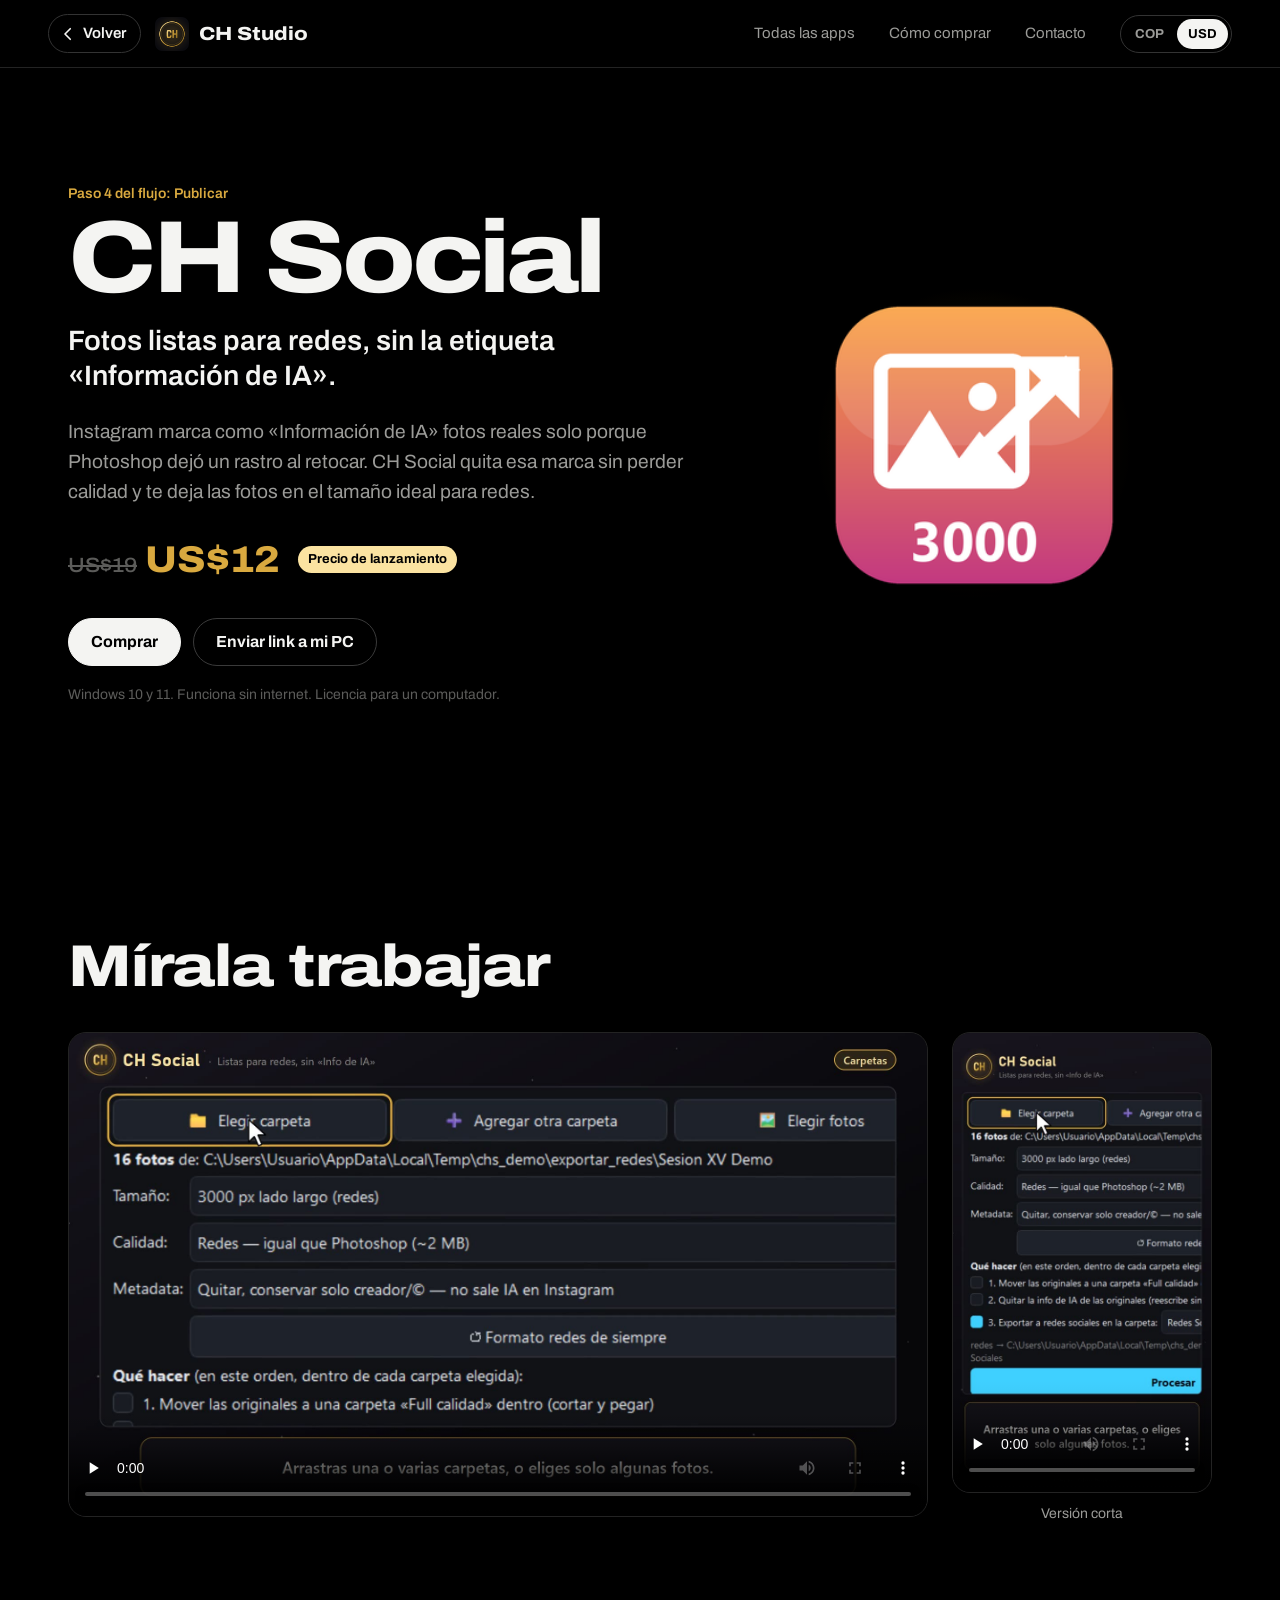
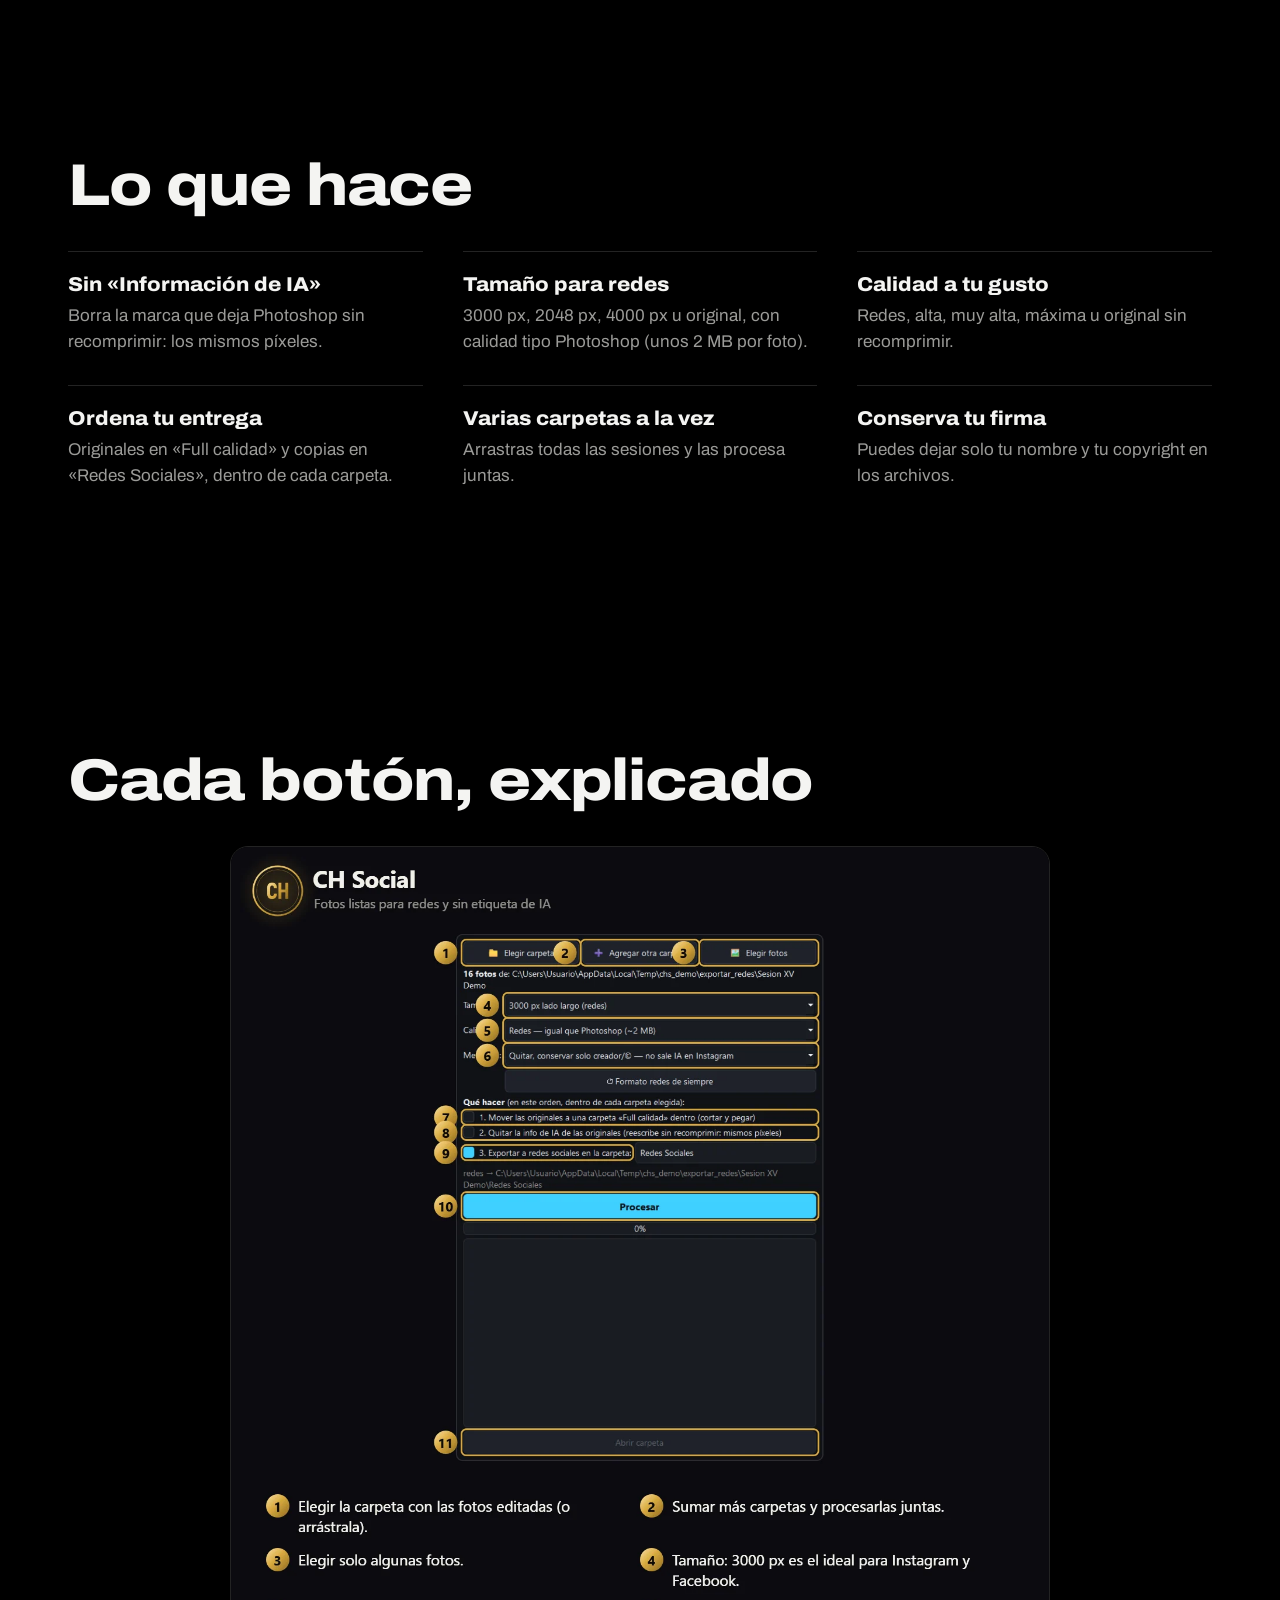
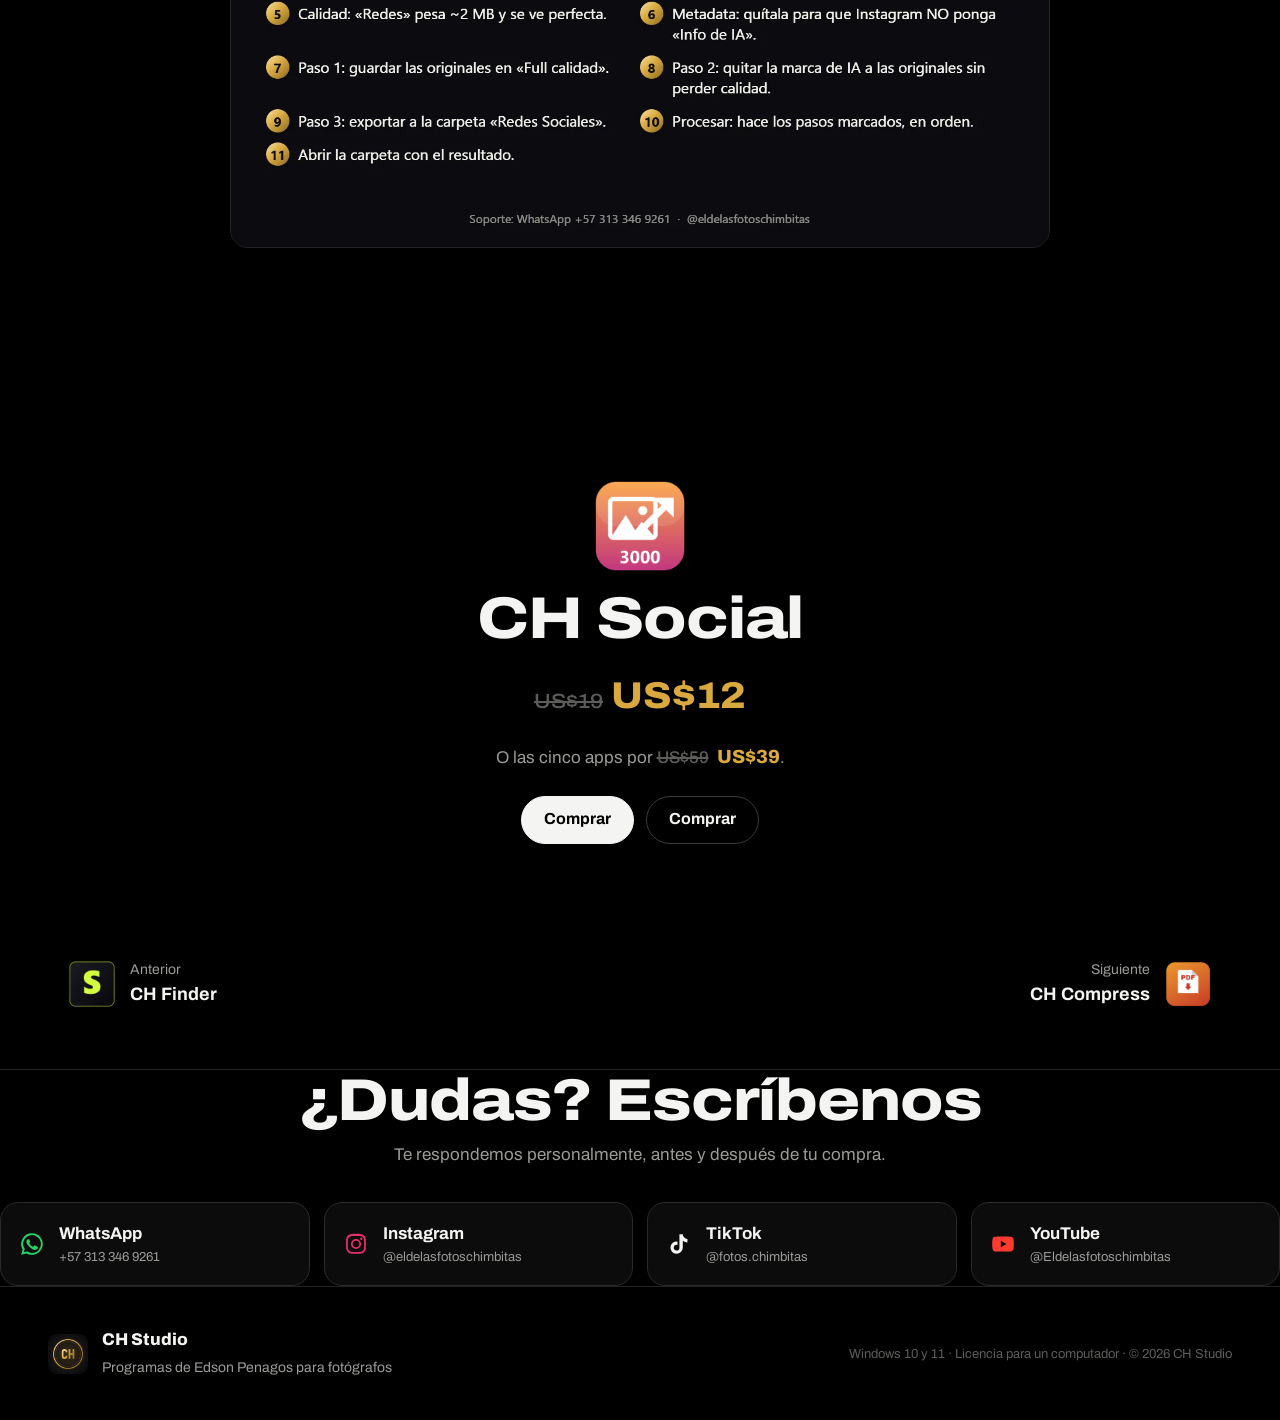
<file: exportar-redes.html>
<!doctype html>
<html lang="es">
<head>
<meta charset="utf-8">
<meta name="viewport" content="width=device-width, initial-scale=1">
<title>CH Social | CH Studio</title>
<meta name="description" content="Fotos listas para redes, sin la etiqueta «Información de IA». Instagram marca como «Información de IA» fotos reales solo porque Photoshop dejó un rastro al retocar. CH Social quita esa marca sin perder calidad y te deja las fotos en el tamaño ideal para redes.">
<meta property="og:title" content="CH Social | CH Studio">
<meta property="og:description" content="Fotos listas para redes, sin la etiqueta «Información de IA». Instagram marca como «Información de IA» fotos reales solo porque Photoshop dejó un rastro al retocar. CH Social quita esa marca sin perder calidad y te deja las fotos en el tamaño ideal para redes.">
<meta property="og:image" content="https://eldelasfotoschimbitas.github.io/chstudio/video/exportar-redes-guia.jpg">
<meta property="og:url" content="https://eldelasfotoschimbitas.github.io/chstudio/exportar-redes.html">
<meta property="og:type" content="website">
<meta name="theme-color" content="#000000">
<link rel="icon" href="favicon.png">
<link rel="preconnect" href="https://fonts.googleapis.com"><link rel="preconnect" href="https://fonts.gstatic.com" crossorigin><link href="https://fonts.googleapis.com/css2?family=Archivo:wdth,wght@62..125,300..900&display=swap" rel="stylesheet">
<link rel="stylesheet" href="estilo.css">
</head>
<body>
<header class="barra">
  <div class="izq"><a class="volver" href="index.html#apps"><svg viewBox="0 0 24 24" width="18" height="18" aria-hidden="true"><path d="M15 5l-7 7 7 7" fill="none" stroke="currentColor" stroke-width="2.2" stroke-linecap="round" stroke-linejoin="round"/></svg>Volver</a><a class="marca" href="index.html" aria-label="CH Studio, inicio"><img src="img/ch.png" alt="" width="34" height="34"><span>CH Studio</span></a></div>
  <nav><a href="index.html#apps">Todas las apps</a><a href="index.html#comprar-como">Cómo comprar</a><a href="#contacto">Contacto</a><div class="moneda" role="group" aria-label="Moneda"><button type="button" data-moneda="cop" aria-pressed="true">COP</button><button type="button" data-moneda="usd" aria-pressed="false">USD</button></div></nav>
</header>
<a class="subir" href="#" aria-label="Volver arriba"><svg viewBox="0 0 24 24" width="22" height="22" aria-hidden="true"><path d="M5 15l7-7 7 7" fill="none" stroke="currentColor" stroke-width="2.2" stroke-linecap="round" stroke-linejoin="round"/></svg></a>

<main class="prod">
<section class="prod-hero">
  <div class="prod-txt">
    <p class="paso">Paso 4 del flujo: Publicar</p>
    <h1>CH Social</h1>
    <p class="frase">Fotos listas para redes, sin la etiqueta «Información de IA».</p>
    <p class="lead">Instagram marca como «Información de IA» fotos reales solo porque Photoshop dejó un rastro al retocar. CH Social quita esa marca sin perder calidad y te deja las fotos en el tamaño ideal para redes.</p>
    <p class="prod-precio"><span class="pr grande" data-cop="49000" data-usd="12" data-cop0="79000" data-usd0="19"><s aria-label="Precio normal">$79.000</s> <b>$49.000</b></span><span class="lanz">Precio de lanzamiento</span></p>
    <div class="cta">
      <button type="button" class="btn" data-comprar data-id="exportar-redes" data-nombre="CH Social" data-cop="49000" data-usd="12" data-cop0="79000" data-usd0="19" data-archivo="CH-Social-Setup.exe" data-mb="23">Comprar</button>
      <a class="btn sec" data-descarga="CH-Social-Setup.exe" href="https://github.com/eldelasfotoschimbitas/chstudio/releases/latest/download/CH-Social-Setup.exe">Descargar instalador</a>
    </div>
    <p class="req">Windows 10 y 11. Funciona sin internet. Licencia para un computador.</p>
  </div>
  <div class="prod-ico"><img src="img/apps/exportar-redes.png" alt="Ícono de CH Social" width="256" height="256"></div>
</section>

<section class="ver">
  <h2>Mírala trabajar</h2>
  <div class="videos">
    <video controls preload="none" poster="video/exportar-redes-guia.jpg" width="1920" height="1080">
      <source src="video/exportar-redes-guia.mp4" type="video/mp4">
    </video>
    <figure class="corto">
      <video controls preload="none" poster="video/exportar-redes-corto.jpg" width="1080" height="1920">
        <source src="video/exportar-redes-corto.mp4" type="video/mp4">
      </video>
      <figcaption>Versión corta</figcaption>
    </figure>
  </div>
</section>

<section class="funciones">
  <h2>Lo que hace</h2>
  <ul><li><h3>Sin «Información de IA»</h3><p>Borra la marca que deja Photoshop sin recomprimir: los mismos píxeles.</p></li><li><h3>Tamaño para redes</h3><p>3000 px, 2048 px, 4000 px u original, con calidad tipo Photoshop (unos 2 MB por foto).</p></li><li><h3>Calidad a tu gusto</h3><p>Redes, alta, muy alta, máxima u original sin recomprimir.</p></li><li><h3>Ordena tu entrega</h3><p>Originales en «Full calidad» y copias en «Redes Sociales», dentro de cada carpeta.</p></li><li><h3>Varias carpetas a la vez</h3><p>Arrastras todas las sesiones y las procesa juntas.</p></li><li><h3>Conserva tu firma</h3><p>Puedes dejar solo tu nombre y tu copyright en los archivos.</p></li></ul>
</section>

<section class="guia">
  <h2>Cada botón, explicado</h2>
  <a href="img/guias/exportar-redes.webp" target="_blank" rel="noopener">
    <img src="img/guias/exportar-redes.webp" alt="Guía de CH Social con cada botón numerado y explicado" loading="lazy" width="1400" height="1600">
  </a>
</section>

<section class="cierre">
  <img src="img/apps/exportar-redes.png" alt="" width="96" height="96">
  <h2>CH Social</h2>
  <p class="cierre-precio"><span class="pr grande" data-cop="49000" data-usd="12" data-cop0="79000" data-usd0="19"><s aria-label="Precio normal">$79.000</s> <b>$49.000</b></span></p>
  <p>O las cinco apps por <span class="pr" data-cop="169000" data-usd="39" data-cop0="245000" data-usd0="59"><s aria-label="Precio normal">$245.000</s> <b>$169.000</b></span>.</p>
  <div class="cta"><button type="button" class="btn" data-comprar data-id="exportar-redes" data-nombre="CH Social" data-cop="49000" data-usd="12" data-cop0="79000" data-usd0="19" data-archivo="CH-Social-Setup.exe" data-mb="23">Comprar</button><button type="button" class="btn sec" data-comprar data-id="suite" data-nombre="CH Studio Suite" data-cop="169000" data-usd="39" data-cop0="245000" data-usd0="59" data-archivo="CH-Studio-Suite-Setup.exe" data-mb="39">Comprar</button></div>
</section>

<nav class="otras" aria-label="Otras apps">
  <a href="fotopicker.html"><img src="img/apps/fotopicker.png" alt="" width="48" height="48"><span>Anterior<br><b>CH Finder</b></span></a>
  <a href="comprimir-pdfs.html" class="der"><span>Siguiente<br><b>CH Compress</b></span><img src="img/apps/comprimir-pdfs.png" alt="" width="48" height="48"></a>
</nav>
</main>
<section class="contacto" id="contacto" aria-labelledby="contacto-titulo">
  <h2 id="contacto-titulo">¿Dudas? Escríbenos</h2>
  <p>Te respondemos personalmente, antes y después de tu compra.</p>
  <div class="contacto-lista"><a class="contacto-item c-wa" href="https://wa.me/573133469261" target="_blank" rel="noopener"><svg viewBox="0 0 24 24" width="26" height="26" aria-hidden="true" fill="currentColor"><path d="M12 2a10 10 0 0 0-8.6 15.1L2 22l5-1.3A10 10 0 1 0 12 2Zm0 18.2a8.2 8.2 0 0 1-4.2-1.2l-.3-.2-3 .8.8-2.9-.2-.3A8.2 8.2 0 1 1 12 20.2Zm4.5-6.1c-.2-.1-1.5-.7-1.7-.8-.2-.1-.4-.1-.6.1l-.8 1c-.1.2-.3.2-.5.1a6.7 6.7 0 0 1-3.3-2.9c-.3-.4.2-.4.7-1.4.1-.2 0-.3 0-.4l-.8-1.8c-.2-.5-.4-.4-.6-.4h-.5a1 1 0 0 0-.7.3 3 3 0 0 0-.9 2.2 5.2 5.2 0 0 0 1.1 2.7 11.8 11.8 0 0 0 4.5 4c1.7.7 2.3.8 3.2.6a2.6 2.6 0 0 0 1.7-1.2 2.1 2.1 0 0 0 .1-1.2c0-.1-.2-.2-.4-.3Z"/></svg><span><b>WhatsApp</b><small>+57 313 346 9261</small></span></a><a class="contacto-item c-ig" href="https://www.instagram.com/eldelasfotoschimbitas" target="_blank" rel="noopener"><svg viewBox="0 0 24 24" width="26" height="26" aria-hidden="true" fill="currentColor"><path d="M12 7.3A4.7 4.7 0 1 0 16.7 12 4.7 4.7 0 0 0 12 7.3Zm0 7.7a3 3 0 1 1 3-3 3 3 0 0 1-3 3Zm6-7.9a1.1 1.1 0 1 1-1.1-1.1A1.1 1.1 0 0 1 18 7.1ZM21.1 8a5.4 5.4 0 0 0-1.5-3.8A5.4 5.4 0 0 0 15.8 2.7c-1.5-.1-6.1-.1-7.6 0A5.4 5.4 0 0 0 4.4 4.2 5.4 5.4 0 0 0 2.9 8c-.1 1.5-.1 6.1 0 7.6a5.4 5.4 0 0 0 1.5 3.8 5.4 5.4 0 0 0 3.8 1.5c1.5.1 6.1.1 7.6 0a5.4 5.4 0 0 0 3.8-1.5 5.4 5.4 0 0 0 1.5-3.8c.1-1.5.1-6.1 0-7.6Zm-2 9.3a3.1 3.1 0 0 1-1.7 1.7c-1.2.5-4 .4-5.4.4s-4.2.1-5.4-.4a3.1 3.1 0 0 1-1.7-1.7c-.5-1.2-.4-4-.4-5.3s-.1-4.2.4-5.4A3.1 3.1 0 0 1 6.6 5c1.2-.5 4-.4 5.4-.4s4.2-.1 5.4.4A3.1 3.1 0 0 1 19.1 6.7c.5 1.2.4 4 .4 5.4s.1 4.1-.4 5.2Z"/></svg><span><b>Instagram</b><small>@eldelasfotoschimbitas</small></span></a><a class="contacto-item c-tt" href="https://www.tiktok.com/@fotos.chimbitas" target="_blank" rel="noopener"><svg viewBox="0 0 24 24" width="26" height="26" aria-hidden="true" fill="currentColor"><path d="M16.6 5.8A4.3 4.3 0 0 1 15.5 3h-3.1v12.4a2.6 2.6 0 1 1-1.8-2.5V9.7a5.7 5.7 0 1 0 4.9 5.7V9.1a7.4 7.4 0 0 0 4.3 1.4V7.4a4.3 4.3 0 0 1-3.2-1.6Z"/></svg><span><b>TikTok</b><small>@fotos.chimbitas</small></span></a><a class="contacto-item c-yt" href="https://www.youtube.com/@Eldelasfotoschimbitas" target="_blank" rel="noopener"><svg viewBox="0 0 24 24" width="26" height="26" aria-hidden="true" fill="currentColor"><path d="M21.6 7.2a2.5 2.5 0 0 0-1.8-1.8C18.3 5 12 5 12 5s-6.3 0-7.8.4A2.5 2.5 0 0 0 2.4 7.2 26 26 0 0 0 2 12a26 26 0 0 0 .4 4.8 2.5 2.5 0 0 0 1.8 1.8c1.5.4 7.8.4 7.8.4s6.3 0 7.8-.4a2.5 2.5 0 0 0 1.8-1.8A26 26 0 0 0 22 12a26 26 0 0 0-.4-4.8ZM10 15V9l5.2 3Z"/></svg><span><b>YouTube</b><small>@Eldelasfotoschimbitas</small></span></a></div>
</section>
<footer class="pie">
  <div><img src="img/ch.png" alt="" width="40" height="40"><p>CH Studio<br><span>Programas de Edson Penagos para fotógrafos</span></p></div>
  <p class="pie-legal">Windows 10 y 11 · Licencia para un computador · © 2026 CH Studio</p>
</footer>

<dialog id="compra" aria-labelledby="compra-titulo">
  <form method="dialog" class="cerrar-f"><button class="cerrar" aria-label="Cerrar">×</button></form>
  <h2 id="compra-titulo">Comprar <span data-c="nombre"></span></h2>
  <p class="precio-dlg"><s data-c="antes"></s> <b data-c="precio"></b> <span class="lanz">Precio de lanzamiento</span></p>

  <div class="auto" hidden>
    <ol class="pasos-compra">
      <li>
        <h3>Paga con tarjeta</h3>
        <label class="campo"><span>Tu correo (ahí te llega el código)</span>
          <input id="correo" type="email" inputmode="email" autocomplete="email" placeholder="tucorreo@gmail.com" maxlength="120"></label>
        <div class="metodos">
          <button type="button" class="btn metodo" data-metodo="mp" hidden>
            <span><b>Mercado Pago</b><small>Pesos · tarjeta, PSE, Efecty</small></span><span data-c="cop"></span></button>
          <button type="button" class="btn metodo" data-metodo="paypal" hidden>
            <span><b>PayPal</b><small>Dólares · tarjeta o cuenta PayPal</small></span><span data-c="usd"></span></button>
        </div>
        <p class="error-pago" role="alert" hidden></p>
      </li>
      <li>
        <h3>Recibe tu código de compra</h3>
        <p>Al instante en pantalla y en tu correo.</p>
      </li>
      <li>
        <h3>Instala en tu computador</h3>
        <p>Windows 10 y 11. Pesa <span data-c="mb"></span> MB.</p>
        <a class="btn sec solo-pc" data-c="descarga" href="#">Descargar instalador</a>
        <button type="button" class="btn sec solo-movil" data-enviar-link>Enviar link a mi PC</button>
      </li>
      <li>
        <h3>Abre la app y toca «Ya compré»</h3>
        <p>Pega tu código y queda activada para siempre en ese computador.</p>
      </li>
    </ol>
    <p class="alterno">¿Prefieres pagar por transferencia o Nequi? <a data-wa href="#" target="_blank" rel="noopener">Escríbenos por WhatsApp</a>.</p>
  </div>

  <div class="manual">
    <ol class="pasos-compra">
      <li>
        <h3>Escríbenos para pagar</h3>
        <p>Te enviamos cómo pagar <span data-c="precio2"></span>. <span class="intl">Desde fuera de Colombia también puedes pagar en dólares.</span></p>
        <a class="btn wa" data-wa href="#" target="_blank" rel="noopener">Escribir por WhatsApp</a>
      </li>
      <li>
        <h3>Instala en tu computador</h3>
        <p>Windows 10 y 11. Pesa <span data-c="mb2"></span> MB.</p>
        <a class="btn sec solo-pc" data-c="descarga2" href="#">Descargar instalador</a>
        <button type="button" class="btn sec solo-movil" data-enviar-link>Enviar link a mi PC</button>
      </li>
      <li>
        <h3>Recibe tu clave</h3>
        <p>Al abrir la app verás tu código de equipo; envíanoslo y te mandamos la clave.</p>
      </li>
    </ol>
  </div>
</dialog>
<script>window.CH = {"wa": "573133469261", "descarga": "https://github.com/eldelasfotoschimbitas/chstudio/releases/latest/download/", "api": "https://chstudio-api.netlify.app"};</script>
<script src="tienda.js"></script>
</body></html>
</file>
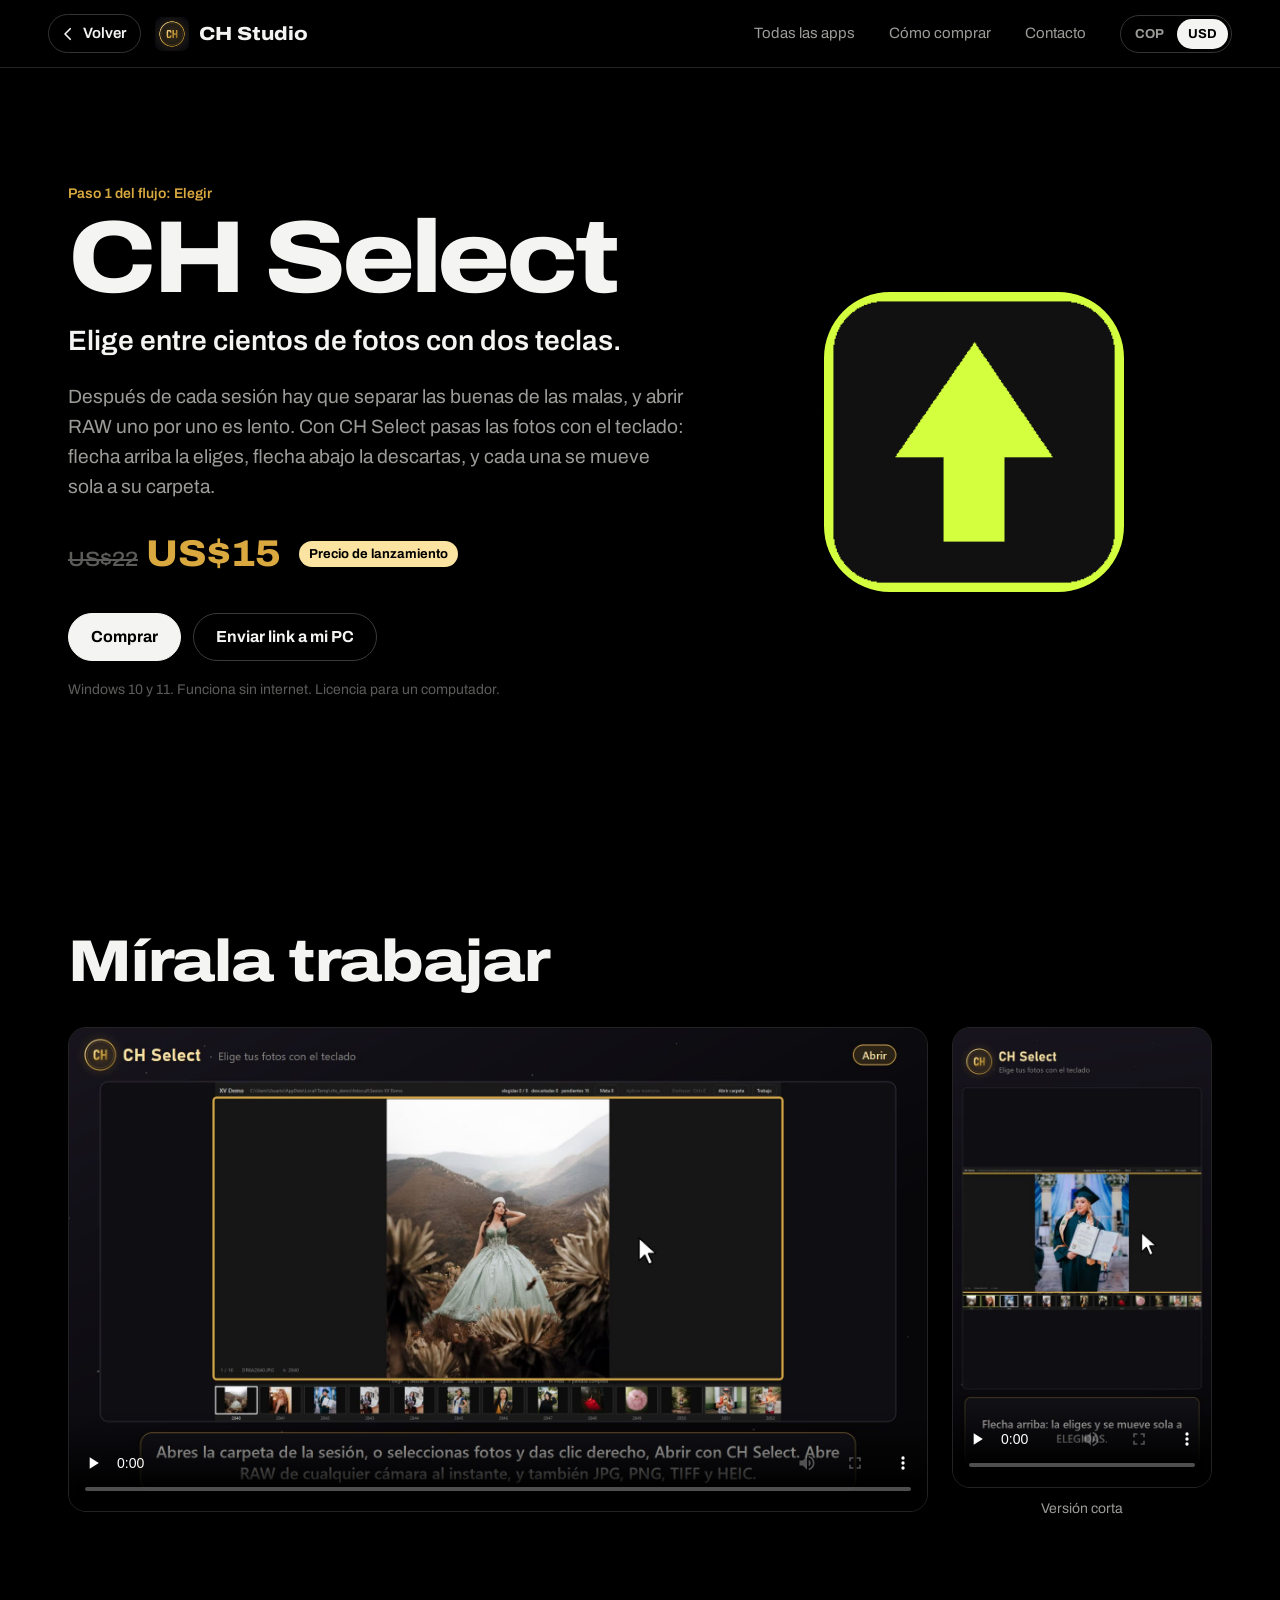
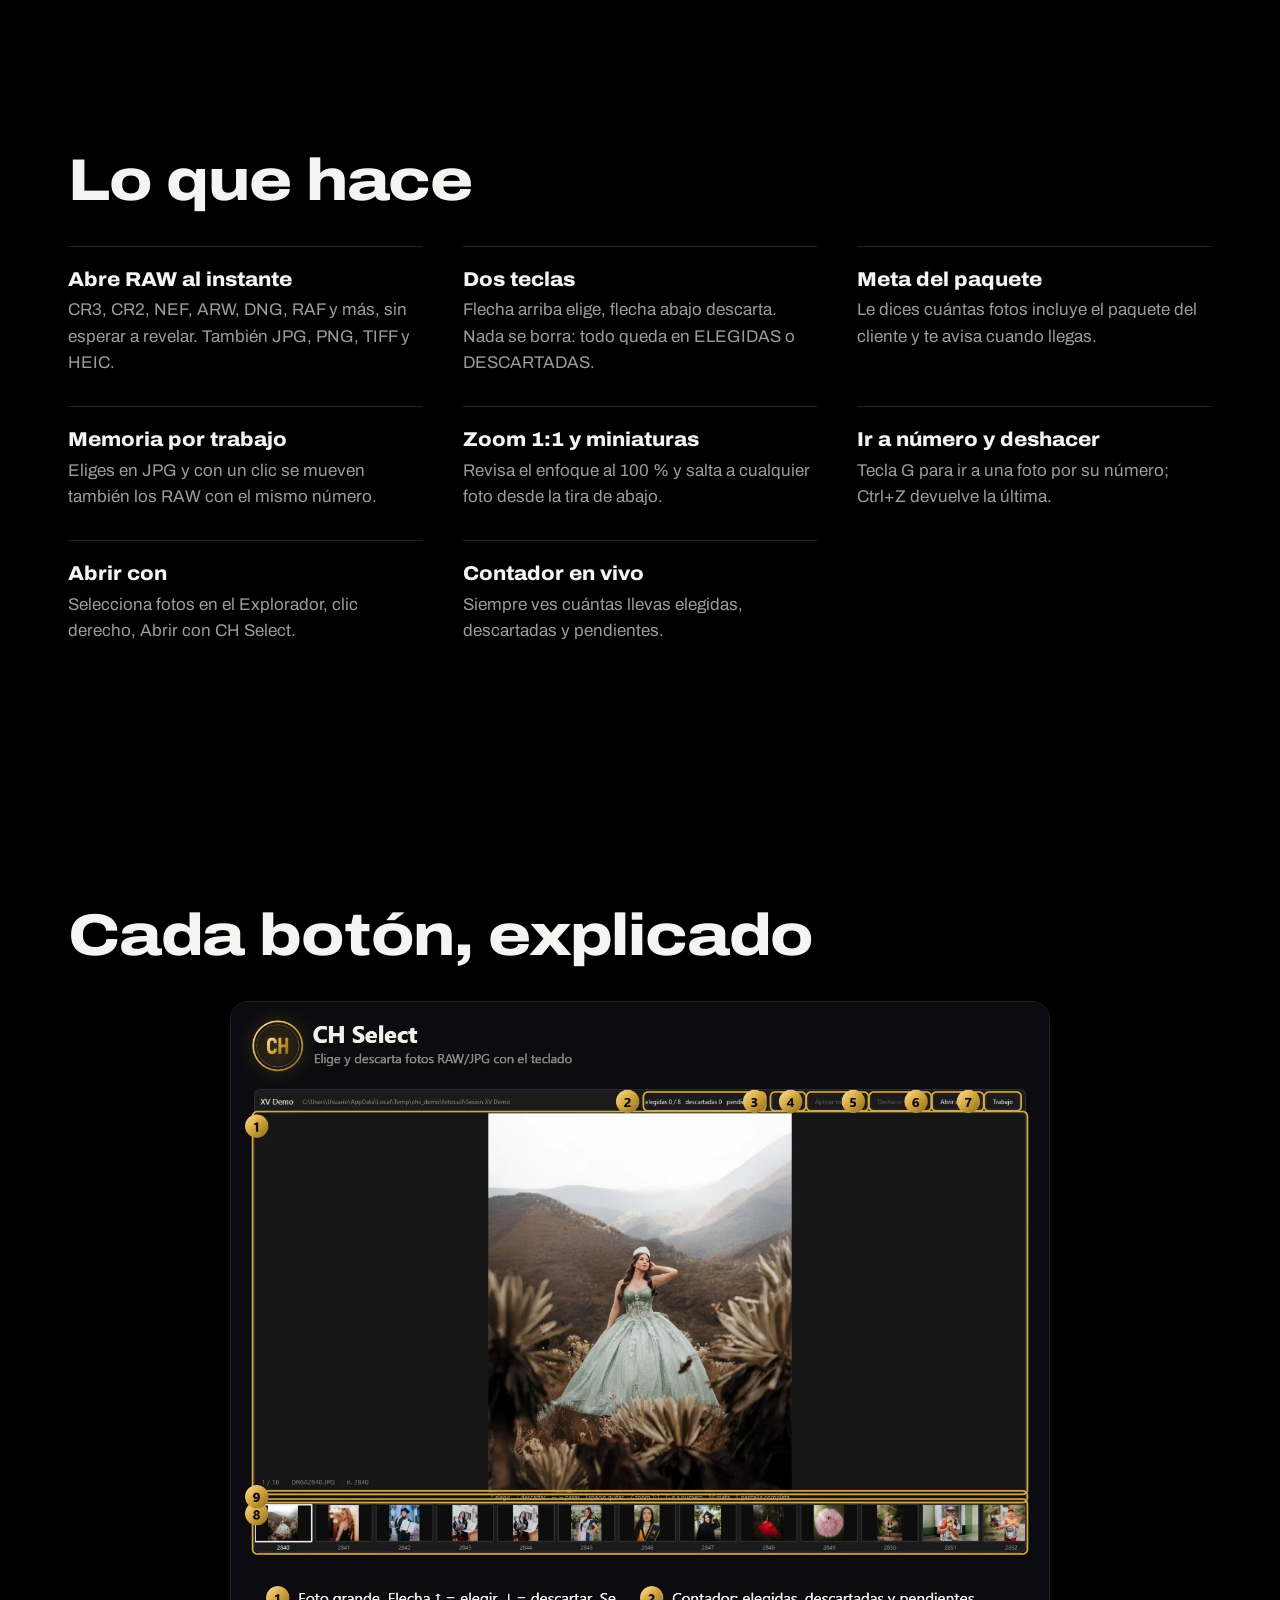
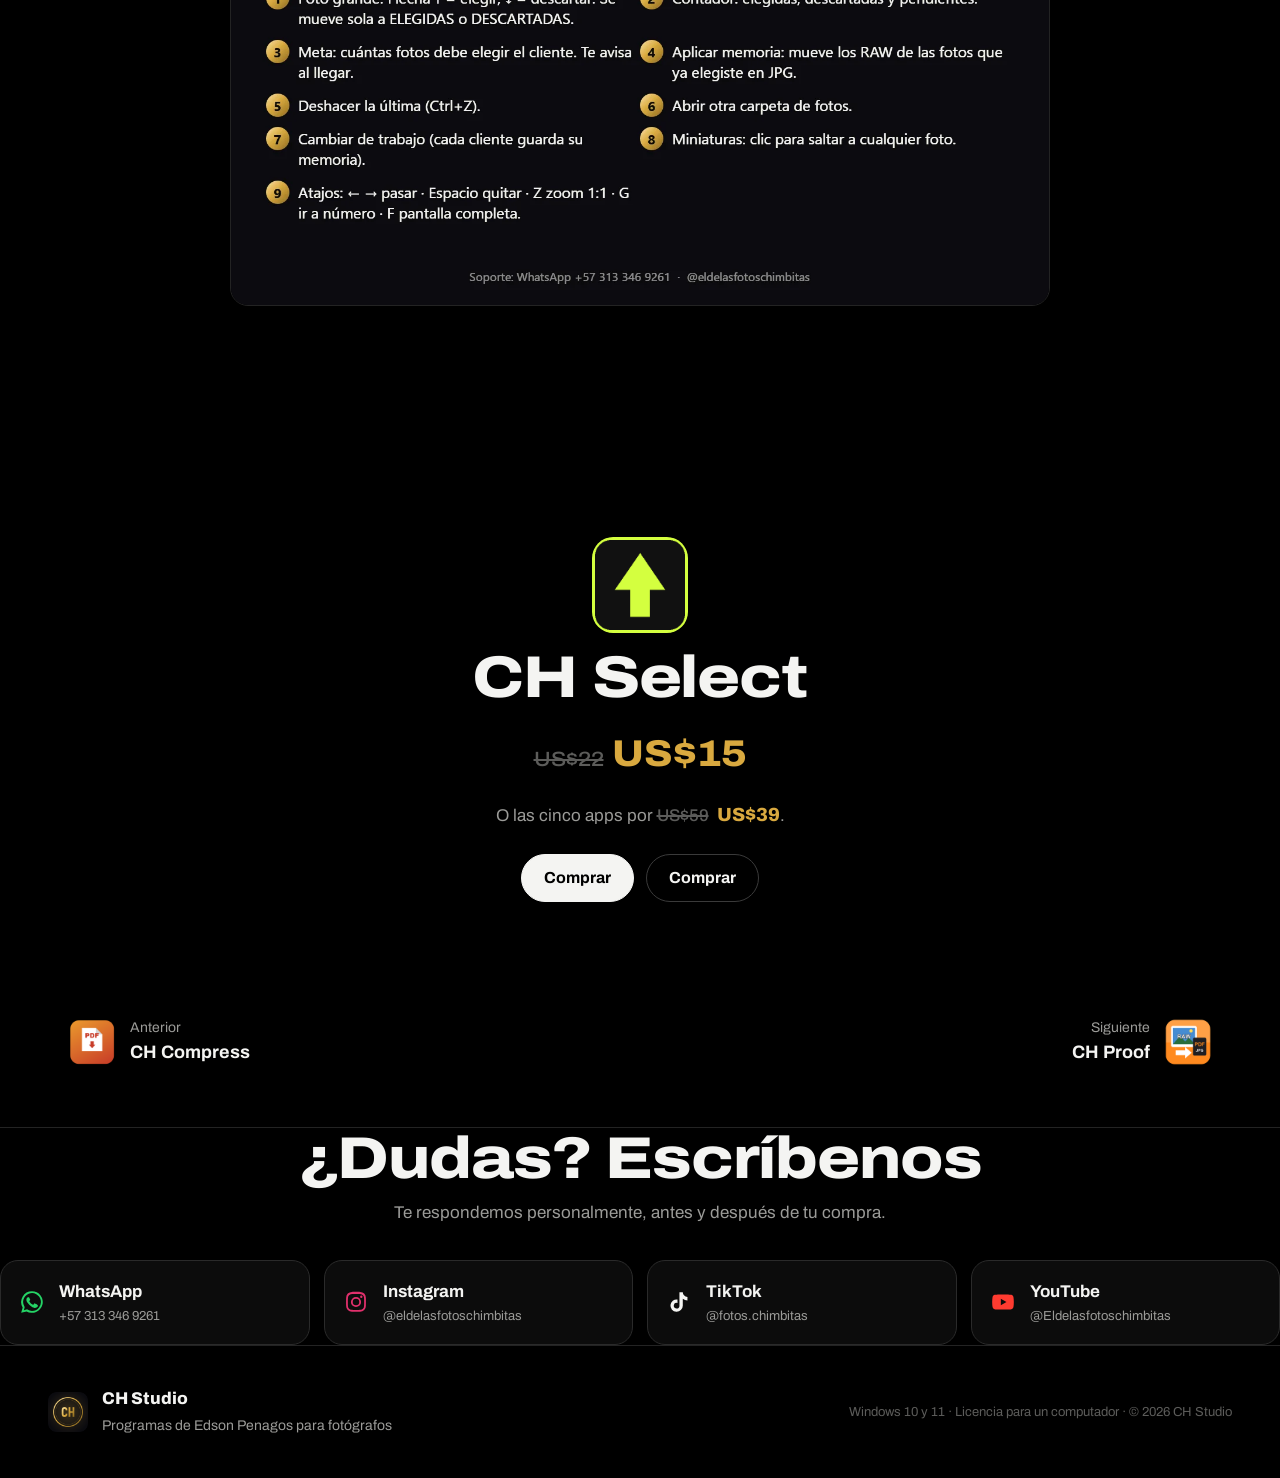
<file: fotocull.html>
<!doctype html>
<html lang="es">
<head>
<meta charset="utf-8">
<meta name="viewport" content="width=device-width, initial-scale=1">
<title>CH Select | CH Studio</title>
<meta name="description" content="Elige entre cientos de fotos con dos teclas. Después de cada sesión hay que separar las buenas de las malas, y abrir RAW uno por uno es lento. Con CH Select pasas las fotos con el teclado: flecha arriba la eliges, flecha abajo la descartas, y cada una se mueve sola a su carpeta.">
<meta property="og:title" content="CH Select | CH Studio">
<meta property="og:description" content="Elige entre cientos de fotos con dos teclas. Después de cada sesión hay que separar las buenas de las malas, y abrir RAW uno por uno es lento. Con CH Select pasas las fotos con el teclado: flecha arriba la eliges, flecha abajo la descartas, y cada una se mueve sola a su carpeta.">
<meta property="og:image" content="https://eldelasfotoschimbitas.github.io/chstudio/video/fotocull-guia.jpg">
<meta property="og:url" content="https://eldelasfotoschimbitas.github.io/chstudio/fotocull.html">
<meta property="og:type" content="website">
<meta name="theme-color" content="#000000">
<link rel="icon" href="favicon.png">
<link rel="preconnect" href="https://fonts.googleapis.com"><link rel="preconnect" href="https://fonts.gstatic.com" crossorigin><link href="https://fonts.googleapis.com/css2?family=Archivo:wdth,wght@62..125,300..900&display=swap" rel="stylesheet">
<link rel="stylesheet" href="estilo.css">
</head>
<body>
<header class="barra">
  <div class="izq"><a class="volver" href="index.html#apps"><svg viewBox="0 0 24 24" width="18" height="18" aria-hidden="true"><path d="M15 5l-7 7 7 7" fill="none" stroke="currentColor" stroke-width="2.2" stroke-linecap="round" stroke-linejoin="round"/></svg>Volver</a><a class="marca" href="index.html" aria-label="CH Studio, inicio"><img src="img/ch.png" alt="" width="34" height="34"><span>CH Studio</span></a></div>
  <nav><a href="index.html#apps">Todas las apps</a><a href="index.html#comprar-como">Cómo comprar</a><a href="#contacto">Contacto</a><div class="moneda" role="group" aria-label="Moneda"><button type="button" data-moneda="cop" aria-pressed="true">COP</button><button type="button" data-moneda="usd" aria-pressed="false">USD</button></div></nav>
</header>
<a class="subir" href="#" aria-label="Volver arriba"><svg viewBox="0 0 24 24" width="22" height="22" aria-hidden="true"><path d="M5 15l7-7 7 7" fill="none" stroke="currentColor" stroke-width="2.2" stroke-linecap="round" stroke-linejoin="round"/></svg></a>

<main class="prod">
<section class="prod-hero">
  <div class="prod-txt">
    <p class="paso">Paso 1 del flujo: Elegir</p>
    <h1>CH Select</h1>
    <p class="frase">Elige entre cientos de fotos con dos teclas.</p>
    <p class="lead">Después de cada sesión hay que separar las buenas de las malas, y abrir RAW uno por uno es lento. Con CH Select pasas las fotos con el teclado: flecha arriba la eliges, flecha abajo la descartas, y cada una se mueve sola a su carpeta.</p>
    <p class="prod-precio"><span class="pr grande" data-cop="59000" data-usd="15" data-cop0="89000" data-usd0="22"><s aria-label="Precio normal">$89.000</s> <b>$59.000</b></span><span class="lanz">Precio de lanzamiento</span></p>
    <div class="cta">
      <button type="button" class="btn" data-comprar data-id="fotocull" data-nombre="CH Select" data-cop="59000" data-usd="15" data-cop0="89000" data-usd0="22" data-archivo="CH-Select-Setup.exe" data-mb="28">Comprar</button>
      <a class="btn sec" data-descarga="CH-Select-Setup.exe" href="https://github.com/eldelasfotoschimbitas/chstudio/releases/latest/download/CH-Select-Setup.exe">Descargar instalador</a>
    </div>
    <p class="req">Windows 10 y 11. Funciona sin internet. Licencia para un computador.</p>
  </div>
  <div class="prod-ico"><img src="img/apps/fotocull.png" alt="Ícono de CH Select" width="256" height="256"></div>
</section>

<section class="ver">
  <h2>Mírala trabajar</h2>
  <div class="videos">
    <video controls preload="none" poster="video/fotocull-guia.jpg" width="1920" height="1080">
      <source src="video/fotocull-guia.mp4" type="video/mp4">
    </video>
    <figure class="corto">
      <video controls preload="none" poster="video/fotocull-corto.jpg" width="1080" height="1920">
        <source src="video/fotocull-corto.mp4" type="video/mp4">
      </video>
      <figcaption>Versión corta</figcaption>
    </figure>
  </div>
</section>

<section class="funciones">
  <h2>Lo que hace</h2>
  <ul><li><h3>Abre RAW al instante</h3><p>CR3, CR2, NEF, ARW, DNG, RAF y más, sin esperar a revelar. También JPG, PNG, TIFF y HEIC.</p></li><li><h3>Dos teclas</h3><p>Flecha arriba elige, flecha abajo descarta. Nada se borra: todo queda en ELEGIDAS o DESCARTADAS.</p></li><li><h3>Meta del paquete</h3><p>Le dices cuántas fotos incluye el paquete del cliente y te avisa cuando llegas.</p></li><li><h3>Memoria por trabajo</h3><p>Eliges en JPG y con un clic se mueven también los RAW con el mismo número.</p></li><li><h3>Zoom 1:1 y miniaturas</h3><p>Revisa el enfoque al 100 % y salta a cualquier foto desde la tira de abajo.</p></li><li><h3>Ir a número y deshacer</h3><p>Tecla G para ir a una foto por su número; Ctrl+Z devuelve la última.</p></li><li><h3>Abrir con</h3><p>Selecciona fotos en el Explorador, clic derecho, Abrir con CH Select.</p></li><li><h3>Contador en vivo</h3><p>Siempre ves cuántas llevas elegidas, descartadas y pendientes.</p></li></ul>
</section>

<section class="guia">
  <h2>Cada botón, explicado</h2>
  <a href="img/guias/fotocull.webp" target="_blank" rel="noopener">
    <img src="img/guias/fotocull.webp" alt="Guía de CH Select con cada botón numerado y explicado" loading="lazy" width="1400" height="1600">
  </a>
</section>

<section class="cierre">
  <img src="img/apps/fotocull.png" alt="" width="96" height="96">
  <h2>CH Select</h2>
  <p class="cierre-precio"><span class="pr grande" data-cop="59000" data-usd="15" data-cop0="89000" data-usd0="22"><s aria-label="Precio normal">$89.000</s> <b>$59.000</b></span></p>
  <p>O las cinco apps por <span class="pr" data-cop="169000" data-usd="39" data-cop0="245000" data-usd0="59"><s aria-label="Precio normal">$245.000</s> <b>$169.000</b></span>.</p>
  <div class="cta"><button type="button" class="btn" data-comprar data-id="fotocull" data-nombre="CH Select" data-cop="59000" data-usd="15" data-cop0="89000" data-usd0="22" data-archivo="CH-Select-Setup.exe" data-mb="28">Comprar</button><button type="button" class="btn sec" data-comprar data-id="suite" data-nombre="CH Studio Suite" data-cop="169000" data-usd="39" data-cop0="245000" data-usd0="59" data-archivo="CH-Studio-Suite-Setup.exe" data-mb="39">Comprar</button></div>
</section>

<nav class="otras" aria-label="Otras apps">
  <a href="comprimir-pdfs.html"><img src="img/apps/comprimir-pdfs.png" alt="" width="48" height="48"><span>Anterior<br><b>CH Compress</b></span></a>
  <a href="raw-pdf.html" class="der"><span>Siguiente<br><b>CH Proof</b></span><img src="img/apps/raw-pdf.png" alt="" width="48" height="48"></a>
</nav>
</main>
<section class="contacto" id="contacto" aria-labelledby="contacto-titulo">
  <h2 id="contacto-titulo">¿Dudas? Escríbenos</h2>
  <p>Te respondemos personalmente, antes y después de tu compra.</p>
  <div class="contacto-lista"><a class="contacto-item c-wa" href="https://wa.me/573133469261" target="_blank" rel="noopener"><svg viewBox="0 0 24 24" width="26" height="26" aria-hidden="true" fill="currentColor"><path d="M12 2a10 10 0 0 0-8.6 15.1L2 22l5-1.3A10 10 0 1 0 12 2Zm0 18.2a8.2 8.2 0 0 1-4.2-1.2l-.3-.2-3 .8.8-2.9-.2-.3A8.2 8.2 0 1 1 12 20.2Zm4.5-6.1c-.2-.1-1.5-.7-1.7-.8-.2-.1-.4-.1-.6.1l-.8 1c-.1.2-.3.2-.5.1a6.7 6.7 0 0 1-3.3-2.9c-.3-.4.2-.4.7-1.4.1-.2 0-.3 0-.4l-.8-1.8c-.2-.5-.4-.4-.6-.4h-.5a1 1 0 0 0-.7.3 3 3 0 0 0-.9 2.2 5.2 5.2 0 0 0 1.1 2.7 11.8 11.8 0 0 0 4.5 4c1.7.7 2.3.8 3.2.6a2.6 2.6 0 0 0 1.7-1.2 2.1 2.1 0 0 0 .1-1.2c0-.1-.2-.2-.4-.3Z"/></svg><span><b>WhatsApp</b><small>+57 313 346 9261</small></span></a><a class="contacto-item c-ig" href="https://www.instagram.com/eldelasfotoschimbitas" target="_blank" rel="noopener"><svg viewBox="0 0 24 24" width="26" height="26" aria-hidden="true" fill="currentColor"><path d="M12 7.3A4.7 4.7 0 1 0 16.7 12 4.7 4.7 0 0 0 12 7.3Zm0 7.7a3 3 0 1 1 3-3 3 3 0 0 1-3 3Zm6-7.9a1.1 1.1 0 1 1-1.1-1.1A1.1 1.1 0 0 1 18 7.1ZM21.1 8a5.4 5.4 0 0 0-1.5-3.8A5.4 5.4 0 0 0 15.8 2.7c-1.5-.1-6.1-.1-7.6 0A5.4 5.4 0 0 0 4.4 4.2 5.4 5.4 0 0 0 2.9 8c-.1 1.5-.1 6.1 0 7.6a5.4 5.4 0 0 0 1.5 3.8 5.4 5.4 0 0 0 3.8 1.5c1.5.1 6.1.1 7.6 0a5.4 5.4 0 0 0 3.8-1.5 5.4 5.4 0 0 0 1.5-3.8c.1-1.5.1-6.1 0-7.6Zm-2 9.3a3.1 3.1 0 0 1-1.7 1.7c-1.2.5-4 .4-5.4.4s-4.2.1-5.4-.4a3.1 3.1 0 0 1-1.7-1.7c-.5-1.2-.4-4-.4-5.3s-.1-4.2.4-5.4A3.1 3.1 0 0 1 6.6 5c1.2-.5 4-.4 5.4-.4s4.2-.1 5.4.4A3.1 3.1 0 0 1 19.1 6.7c.5 1.2.4 4 .4 5.4s.1 4.1-.4 5.2Z"/></svg><span><b>Instagram</b><small>@eldelasfotoschimbitas</small></span></a><a class="contacto-item c-tt" href="https://www.tiktok.com/@fotos.chimbitas" target="_blank" rel="noopener"><svg viewBox="0 0 24 24" width="26" height="26" aria-hidden="true" fill="currentColor"><path d="M16.6 5.8A4.3 4.3 0 0 1 15.5 3h-3.1v12.4a2.6 2.6 0 1 1-1.8-2.5V9.7a5.7 5.7 0 1 0 4.9 5.7V9.1a7.4 7.4 0 0 0 4.3 1.4V7.4a4.3 4.3 0 0 1-3.2-1.6Z"/></svg><span><b>TikTok</b><small>@fotos.chimbitas</small></span></a><a class="contacto-item c-yt" href="https://www.youtube.com/@Eldelasfotoschimbitas" target="_blank" rel="noopener"><svg viewBox="0 0 24 24" width="26" height="26" aria-hidden="true" fill="currentColor"><path d="M21.6 7.2a2.5 2.5 0 0 0-1.8-1.8C18.3 5 12 5 12 5s-6.3 0-7.8.4A2.5 2.5 0 0 0 2.4 7.2 26 26 0 0 0 2 12a26 26 0 0 0 .4 4.8 2.5 2.5 0 0 0 1.8 1.8c1.5.4 7.8.4 7.8.4s6.3 0 7.8-.4a2.5 2.5 0 0 0 1.8-1.8A26 26 0 0 0 22 12a26 26 0 0 0-.4-4.8ZM10 15V9l5.2 3Z"/></svg><span><b>YouTube</b><small>@Eldelasfotoschimbitas</small></span></a></div>
</section>
<footer class="pie">
  <div><img src="img/ch.png" alt="" width="40" height="40"><p>CH Studio<br><span>Programas de Edson Penagos para fotógrafos</span></p></div>
  <p class="pie-legal">Windows 10 y 11 · Licencia para un computador · © 2026 CH Studio</p>
</footer>

<dialog id="compra" aria-labelledby="compra-titulo">
  <form method="dialog" class="cerrar-f"><button class="cerrar" aria-label="Cerrar">×</button></form>
  <h2 id="compra-titulo">Comprar <span data-c="nombre"></span></h2>
  <p class="precio-dlg"><s data-c="antes"></s> <b data-c="precio"></b> <span class="lanz">Precio de lanzamiento</span></p>

  <div class="auto" hidden>
    <ol class="pasos-compra">
      <li>
        <h3>Paga con tarjeta</h3>
        <label class="campo"><span>Tu correo (ahí te llega el código)</span>
          <input id="correo" type="email" inputmode="email" autocomplete="email" placeholder="tucorreo@gmail.com" maxlength="120"></label>
        <div class="metodos">
          <button type="button" class="btn metodo" data-metodo="mp" hidden>
            <span><b>Mercado Pago</b><small>Pesos · tarjeta, PSE, Efecty</small></span><span data-c="cop"></span></button>
          <button type="button" class="btn metodo" data-metodo="paypal" hidden>
            <span><b>PayPal</b><small>Dólares · tarjeta o cuenta PayPal</small></span><span data-c="usd"></span></button>
        </div>
        <p class="error-pago" role="alert" hidden></p>
      </li>
      <li>
        <h3>Recibe tu código de compra</h3>
        <p>Al instante en pantalla y en tu correo.</p>
      </li>
      <li>
        <h3>Instala en tu computador</h3>
        <p>Windows 10 y 11. Pesa <span data-c="mb"></span> MB.</p>
        <a class="btn sec solo-pc" data-c="descarga" href="#">Descargar instalador</a>
        <button type="button" class="btn sec solo-movil" data-enviar-link>Enviar link a mi PC</button>
      </li>
      <li>
        <h3>Abre la app y toca «Ya compré»</h3>
        <p>Pega tu código y queda activada para siempre en ese computador.</p>
      </li>
    </ol>
    <p class="alterno">¿Prefieres pagar por transferencia o Nequi? <a data-wa href="#" target="_blank" rel="noopener">Escríbenos por WhatsApp</a>.</p>
  </div>

  <div class="manual">
    <ol class="pasos-compra">
      <li>
        <h3>Escríbenos para pagar</h3>
        <p>Te enviamos cómo pagar <span data-c="precio2"></span>. <span class="intl">Desde fuera de Colombia también puedes pagar en dólares.</span></p>
        <a class="btn wa" data-wa href="#" target="_blank" rel="noopener">Escribir por WhatsApp</a>
      </li>
      <li>
        <h3>Instala en tu computador</h3>
        <p>Windows 10 y 11. Pesa <span data-c="mb2"></span> MB.</p>
        <a class="btn sec solo-pc" data-c="descarga2" href="#">Descargar instalador</a>
        <button type="button" class="btn sec solo-movil" data-enviar-link>Enviar link a mi PC</button>
      </li>
      <li>
        <h3>Recibe tu clave</h3>
        <p>Al abrir la app verás tu código de equipo; envíanoslo y te mandamos la clave.</p>
      </li>
    </ol>
  </div>
</dialog>
<script>window.CH = {"wa": "573133469261", "descarga": "https://github.com/eldelasfotoschimbitas/chstudio/releases/latest/download/", "api": "https://chstudio-api.netlify.app"};</script>
<script src="tienda.js"></script>
</body></html>
</file>
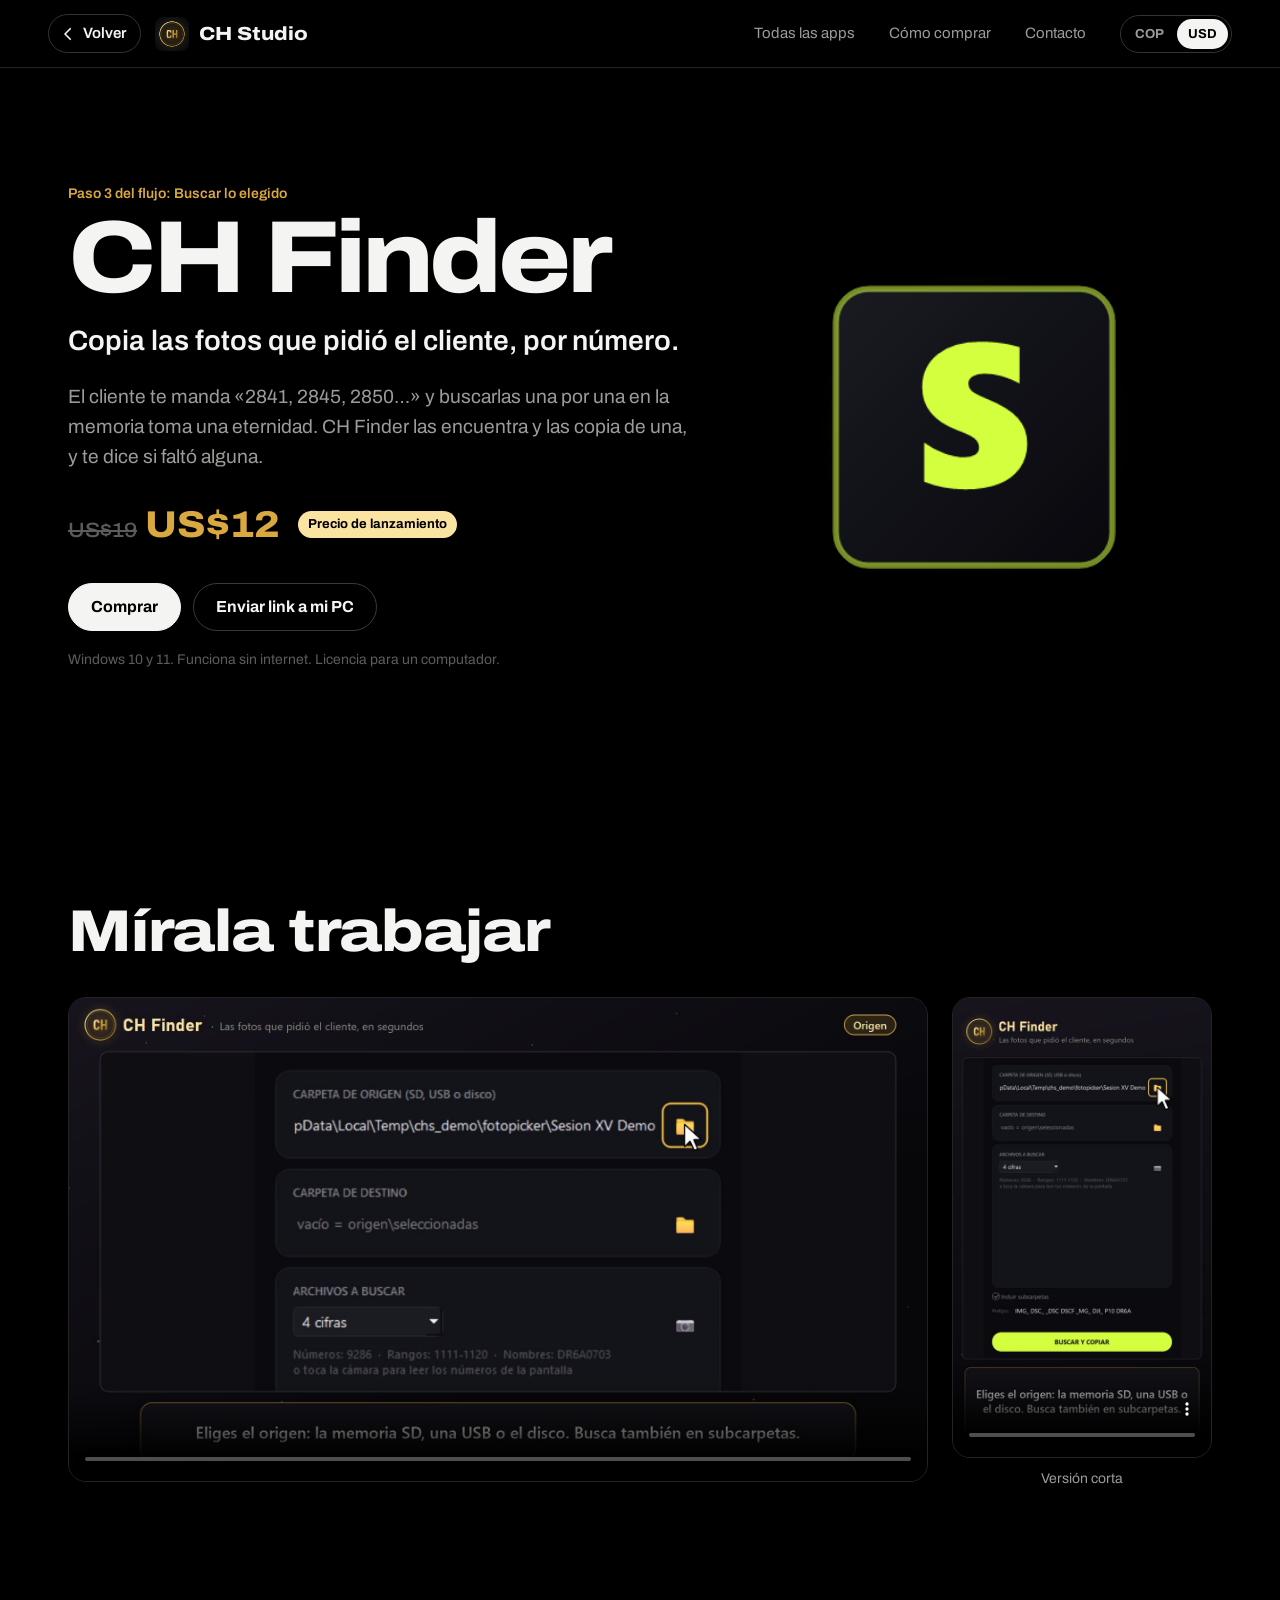
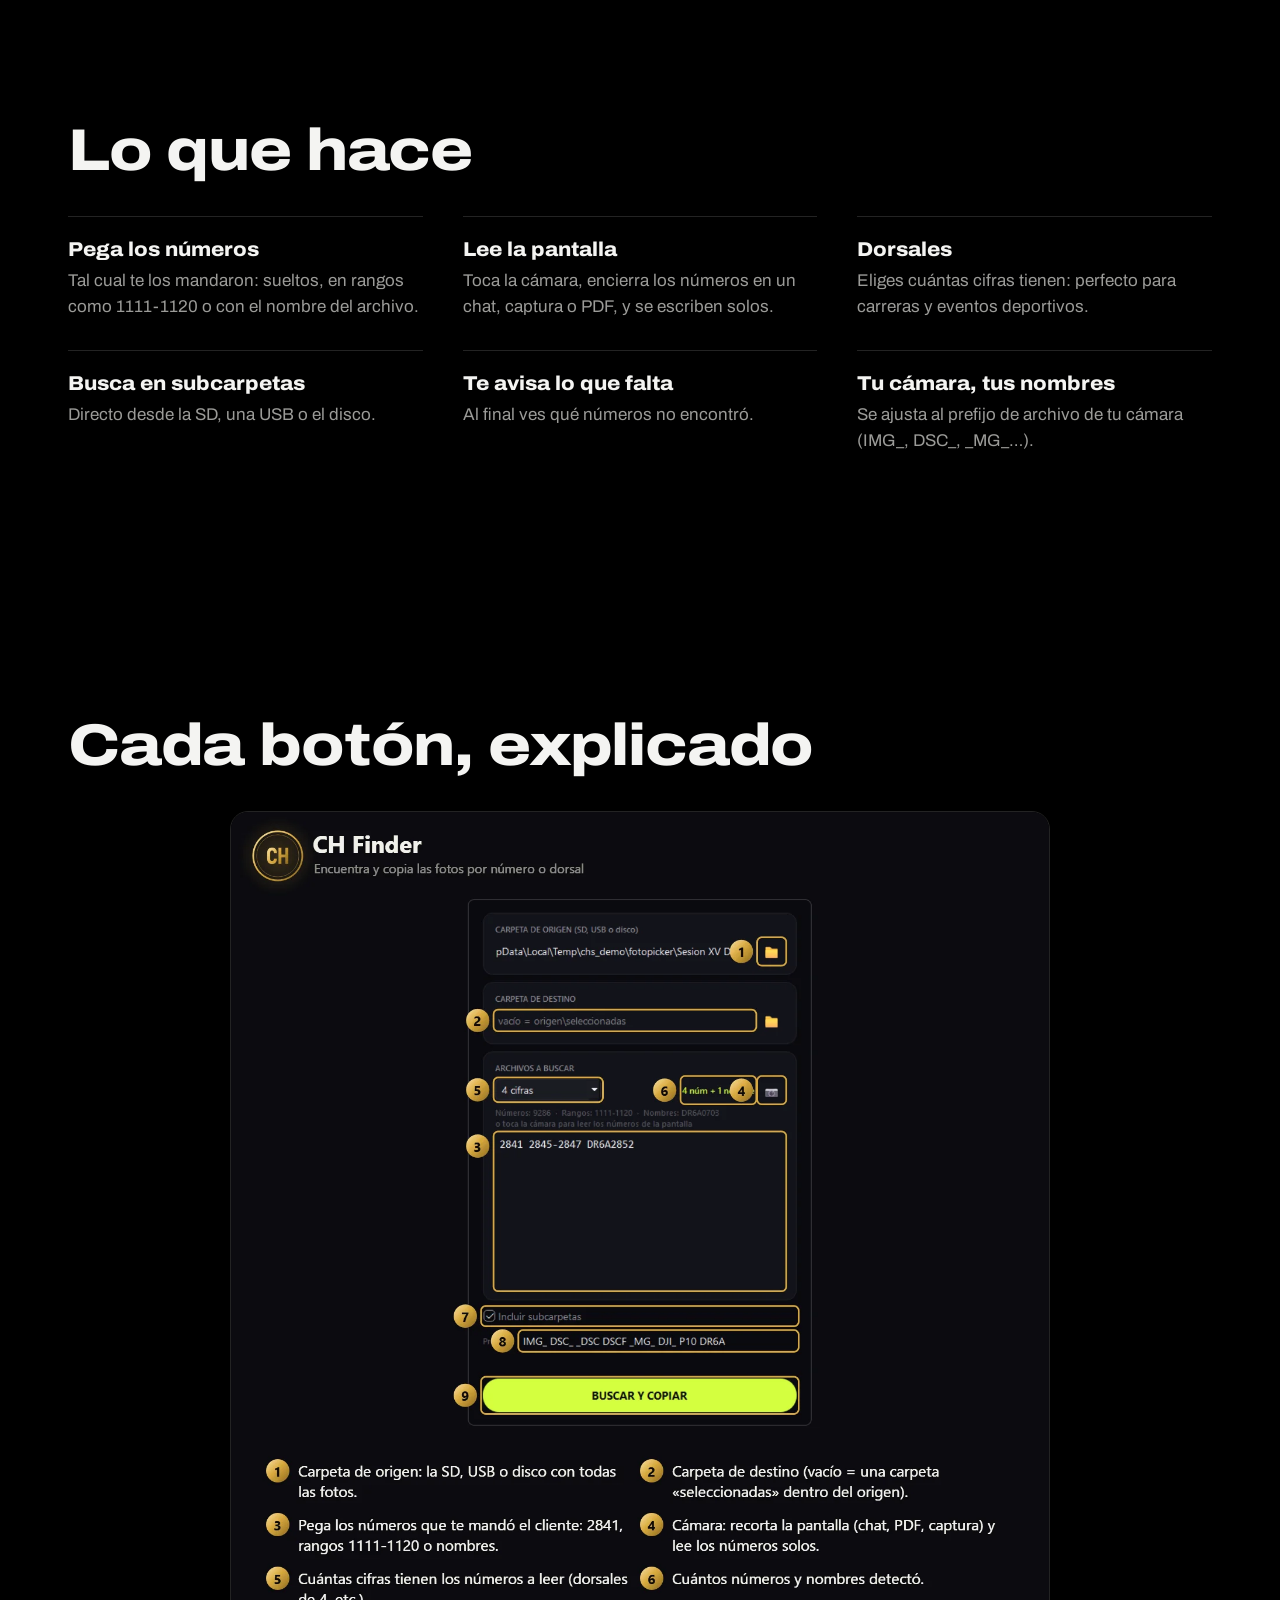
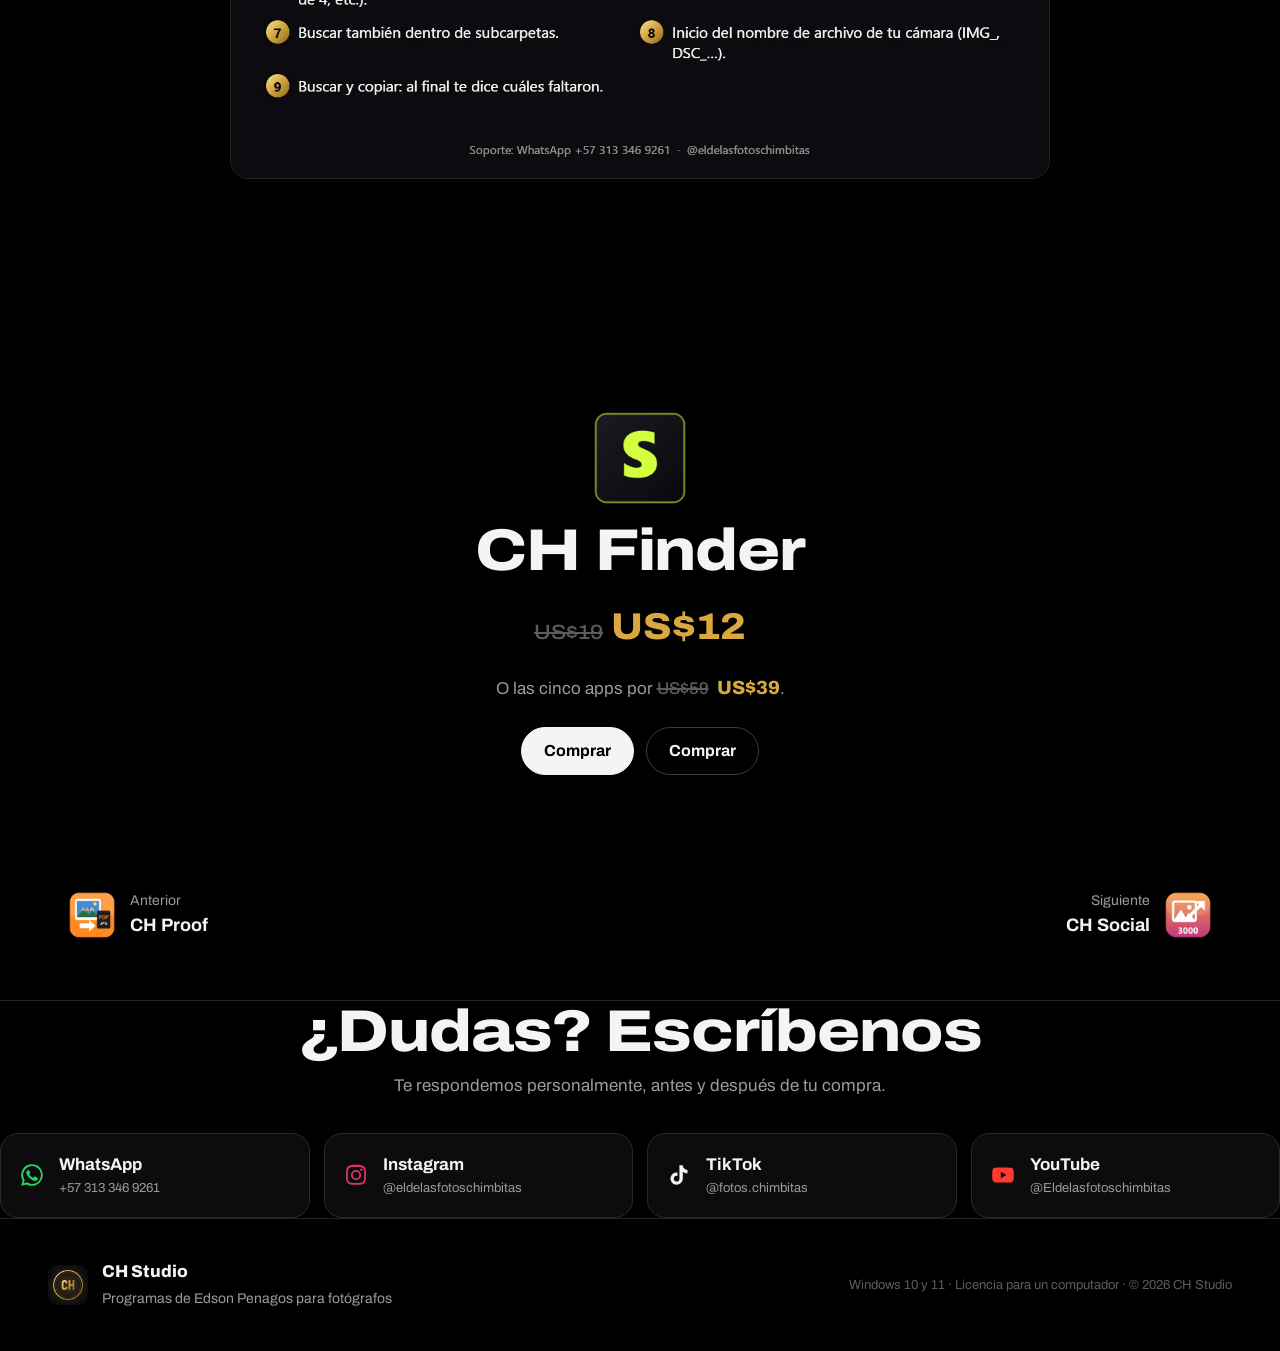
<file: fotopicker.html>
<!doctype html>
<html lang="es">
<head>
<meta charset="utf-8">
<meta name="viewport" content="width=device-width, initial-scale=1">
<title>CH Finder | CH Studio</title>
<meta name="description" content="Copia las fotos que pidió el cliente, por número. El cliente te manda «2841, 2845, 2850…» y buscarlas una por una en la memoria toma una eternidad. CH Finder las encuentra y las copia de una, y te dice si faltó alguna.">
<meta property="og:title" content="CH Finder | CH Studio">
<meta property="og:description" content="Copia las fotos que pidió el cliente, por número. El cliente te manda «2841, 2845, 2850…» y buscarlas una por una en la memoria toma una eternidad. CH Finder las encuentra y las copia de una, y te dice si faltó alguna.">
<meta property="og:image" content="https://eldelasfotoschimbitas.github.io/chstudio/video/fotopicker-guia.jpg">
<meta property="og:url" content="https://eldelasfotoschimbitas.github.io/chstudio/fotopicker.html">
<meta property="og:type" content="website">
<meta name="theme-color" content="#000000">
<link rel="icon" href="favicon.png">
<link rel="preconnect" href="https://fonts.googleapis.com"><link rel="preconnect" href="https://fonts.gstatic.com" crossorigin><link href="https://fonts.googleapis.com/css2?family=Archivo:wdth,wght@62..125,300..900&display=swap" rel="stylesheet">
<link rel="stylesheet" href="estilo.css">
</head>
<body>
<header class="barra">
  <div class="izq"><a class="volver" href="index.html#apps"><svg viewBox="0 0 24 24" width="18" height="18" aria-hidden="true"><path d="M15 5l-7 7 7 7" fill="none" stroke="currentColor" stroke-width="2.2" stroke-linecap="round" stroke-linejoin="round"/></svg>Volver</a><a class="marca" href="index.html" aria-label="CH Studio, inicio"><img src="img/ch.png" alt="" width="34" height="34"><span>CH Studio</span></a></div>
  <nav><a href="index.html#apps">Todas las apps</a><a href="index.html#comprar-como">Cómo comprar</a><a href="#contacto">Contacto</a><div class="moneda" role="group" aria-label="Moneda"><button type="button" data-moneda="cop" aria-pressed="true">COP</button><button type="button" data-moneda="usd" aria-pressed="false">USD</button></div></nav>
</header>
<a class="subir" href="#" aria-label="Volver arriba"><svg viewBox="0 0 24 24" width="22" height="22" aria-hidden="true"><path d="M5 15l7-7 7 7" fill="none" stroke="currentColor" stroke-width="2.2" stroke-linecap="round" stroke-linejoin="round"/></svg></a>

<main class="prod">
<section class="prod-hero">
  <div class="prod-txt">
    <p class="paso">Paso 3 del flujo: Buscar lo elegido</p>
    <h1>CH Finder</h1>
    <p class="frase">Copia las fotos que pidió el cliente, por número.</p>
    <p class="lead">El cliente te manda «2841, 2845, 2850…» y buscarlas una por una en la memoria toma una eternidad. CH Finder las encuentra y las copia de una, y te dice si faltó alguna.</p>
    <p class="prod-precio"><span class="pr grande" data-cop="49000" data-usd="12" data-cop0="79000" data-usd0="19"><s aria-label="Precio normal">$79.000</s> <b>$49.000</b></span><span class="lanz">Precio de lanzamiento</span></p>
    <div class="cta">
      <button type="button" class="btn" data-comprar data-id="fotopicker" data-nombre="CH Finder" data-cop="49000" data-usd="12" data-cop0="79000" data-usd0="19" data-archivo="CH-Finder-Setup.exe" data-mb="21">Comprar</button>
      <a class="btn sec" data-descarga="CH-Finder-Setup.exe" href="https://github.com/eldelasfotoschimbitas/chstudio/releases/latest/download/CH-Finder-Setup.exe">Descargar instalador</a>
    </div>
    <p class="req">Windows 10 y 11. Funciona sin internet. Licencia para un computador.</p>
  </div>
  <div class="prod-ico"><img src="img/apps/fotopicker.png" alt="Ícono de CH Finder" width="256" height="256"></div>
</section>

<section class="ver">
  <h2>Mírala trabajar</h2>
  <div class="videos">
    <video controls preload="none" poster="video/fotopicker-guia.jpg" width="1920" height="1080">
      <source src="video/fotopicker-guia.mp4" type="video/mp4">
    </video>
    <figure class="corto">
      <video controls preload="none" poster="video/fotopicker-corto.jpg" width="1080" height="1920">
        <source src="video/fotopicker-corto.mp4" type="video/mp4">
      </video>
      <figcaption>Versión corta</figcaption>
    </figure>
  </div>
</section>

<section class="funciones">
  <h2>Lo que hace</h2>
  <ul><li><h3>Pega los números</h3><p>Tal cual te los mandaron: sueltos, en rangos como 1111-1120 o con el nombre del archivo.</p></li><li><h3>Lee la pantalla</h3><p>Toca la cámara, encierra los números en un chat, captura o PDF, y se escriben solos.</p></li><li><h3>Dorsales</h3><p>Eliges cuántas cifras tienen: perfecto para carreras y eventos deportivos.</p></li><li><h3>Busca en subcarpetas</h3><p>Directo desde la SD, una USB o el disco.</p></li><li><h3>Te avisa lo que falta</h3><p>Al final ves qué números no encontró.</p></li><li><h3>Tu cámara, tus nombres</h3><p>Se ajusta al prefijo de archivo de tu cámara (IMG_, DSC_, _MG_…).</p></li></ul>
</section>

<section class="guia">
  <h2>Cada botón, explicado</h2>
  <a href="img/guias/fotopicker.webp" target="_blank" rel="noopener">
    <img src="img/guias/fotopicker.webp" alt="Guía de CH Finder con cada botón numerado y explicado" loading="lazy" width="1400" height="1600">
  </a>
</section>

<section class="cierre">
  <img src="img/apps/fotopicker.png" alt="" width="96" height="96">
  <h2>CH Finder</h2>
  <p class="cierre-precio"><span class="pr grande" data-cop="49000" data-usd="12" data-cop0="79000" data-usd0="19"><s aria-label="Precio normal">$79.000</s> <b>$49.000</b></span></p>
  <p>O las cinco apps por <span class="pr" data-cop="169000" data-usd="39" data-cop0="245000" data-usd0="59"><s aria-label="Precio normal">$245.000</s> <b>$169.000</b></span>.</p>
  <div class="cta"><button type="button" class="btn" data-comprar data-id="fotopicker" data-nombre="CH Finder" data-cop="49000" data-usd="12" data-cop0="79000" data-usd0="19" data-archivo="CH-Finder-Setup.exe" data-mb="21">Comprar</button><button type="button" class="btn sec" data-comprar data-id="suite" data-nombre="CH Studio Suite" data-cop="169000" data-usd="39" data-cop0="245000" data-usd0="59" data-archivo="CH-Studio-Suite-Setup.exe" data-mb="39">Comprar</button></div>
</section>

<nav class="otras" aria-label="Otras apps">
  <a href="raw-pdf.html"><img src="img/apps/raw-pdf.png" alt="" width="48" height="48"><span>Anterior<br><b>CH Proof</b></span></a>
  <a href="exportar-redes.html" class="der"><span>Siguiente<br><b>CH Social</b></span><img src="img/apps/exportar-redes.png" alt="" width="48" height="48"></a>
</nav>
</main>
<section class="contacto" id="contacto" aria-labelledby="contacto-titulo">
  <h2 id="contacto-titulo">¿Dudas? Escríbenos</h2>
  <p>Te respondemos personalmente, antes y después de tu compra.</p>
  <div class="contacto-lista"><a class="contacto-item c-wa" href="https://wa.me/573133469261" target="_blank" rel="noopener"><svg viewBox="0 0 24 24" width="26" height="26" aria-hidden="true" fill="currentColor"><path d="M12 2a10 10 0 0 0-8.6 15.1L2 22l5-1.3A10 10 0 1 0 12 2Zm0 18.2a8.2 8.2 0 0 1-4.2-1.2l-.3-.2-3 .8.8-2.9-.2-.3A8.2 8.2 0 1 1 12 20.2Zm4.5-6.1c-.2-.1-1.5-.7-1.7-.8-.2-.1-.4-.1-.6.1l-.8 1c-.1.2-.3.2-.5.1a6.7 6.7 0 0 1-3.3-2.9c-.3-.4.2-.4.7-1.4.1-.2 0-.3 0-.4l-.8-1.8c-.2-.5-.4-.4-.6-.4h-.5a1 1 0 0 0-.7.3 3 3 0 0 0-.9 2.2 5.2 5.2 0 0 0 1.1 2.7 11.8 11.8 0 0 0 4.5 4c1.7.7 2.3.8 3.2.6a2.6 2.6 0 0 0 1.7-1.2 2.1 2.1 0 0 0 .1-1.2c0-.1-.2-.2-.4-.3Z"/></svg><span><b>WhatsApp</b><small>+57 313 346 9261</small></span></a><a class="contacto-item c-ig" href="https://www.instagram.com/eldelasfotoschimbitas" target="_blank" rel="noopener"><svg viewBox="0 0 24 24" width="26" height="26" aria-hidden="true" fill="currentColor"><path d="M12 7.3A4.7 4.7 0 1 0 16.7 12 4.7 4.7 0 0 0 12 7.3Zm0 7.7a3 3 0 1 1 3-3 3 3 0 0 1-3 3Zm6-7.9a1.1 1.1 0 1 1-1.1-1.1A1.1 1.1 0 0 1 18 7.1ZM21.1 8a5.4 5.4 0 0 0-1.5-3.8A5.4 5.4 0 0 0 15.8 2.7c-1.5-.1-6.1-.1-7.6 0A5.4 5.4 0 0 0 4.4 4.2 5.4 5.4 0 0 0 2.9 8c-.1 1.5-.1 6.1 0 7.6a5.4 5.4 0 0 0 1.5 3.8 5.4 5.4 0 0 0 3.8 1.5c1.5.1 6.1.1 7.6 0a5.4 5.4 0 0 0 3.8-1.5 5.4 5.4 0 0 0 1.5-3.8c.1-1.5.1-6.1 0-7.6Zm-2 9.3a3.1 3.1 0 0 1-1.7 1.7c-1.2.5-4 .4-5.4.4s-4.2.1-5.4-.4a3.1 3.1 0 0 1-1.7-1.7c-.5-1.2-.4-4-.4-5.3s-.1-4.2.4-5.4A3.1 3.1 0 0 1 6.6 5c1.2-.5 4-.4 5.4-.4s4.2-.1 5.4.4A3.1 3.1 0 0 1 19.1 6.7c.5 1.2.4 4 .4 5.4s.1 4.1-.4 5.2Z"/></svg><span><b>Instagram</b><small>@eldelasfotoschimbitas</small></span></a><a class="contacto-item c-tt" href="https://www.tiktok.com/@fotos.chimbitas" target="_blank" rel="noopener"><svg viewBox="0 0 24 24" width="26" height="26" aria-hidden="true" fill="currentColor"><path d="M16.6 5.8A4.3 4.3 0 0 1 15.5 3h-3.1v12.4a2.6 2.6 0 1 1-1.8-2.5V9.7a5.7 5.7 0 1 0 4.9 5.7V9.1a7.4 7.4 0 0 0 4.3 1.4V7.4a4.3 4.3 0 0 1-3.2-1.6Z"/></svg><span><b>TikTok</b><small>@fotos.chimbitas</small></span></a><a class="contacto-item c-yt" href="https://www.youtube.com/@Eldelasfotoschimbitas" target="_blank" rel="noopener"><svg viewBox="0 0 24 24" width="26" height="26" aria-hidden="true" fill="currentColor"><path d="M21.6 7.2a2.5 2.5 0 0 0-1.8-1.8C18.3 5 12 5 12 5s-6.3 0-7.8.4A2.5 2.5 0 0 0 2.4 7.2 26 26 0 0 0 2 12a26 26 0 0 0 .4 4.8 2.5 2.5 0 0 0 1.8 1.8c1.5.4 7.8.4 7.8.4s6.3 0 7.8-.4a2.5 2.5 0 0 0 1.8-1.8A26 26 0 0 0 22 12a26 26 0 0 0-.4-4.8ZM10 15V9l5.2 3Z"/></svg><span><b>YouTube</b><small>@Eldelasfotoschimbitas</small></span></a></div>
</section>
<footer class="pie">
  <div><img src="img/ch.png" alt="" width="40" height="40"><p>CH Studio<br><span>Programas de Edson Penagos para fotógrafos</span></p></div>
  <p class="pie-legal">Windows 10 y 11 · Licencia para un computador · © 2026 CH Studio</p>
</footer>

<dialog id="compra" aria-labelledby="compra-titulo">
  <form method="dialog" class="cerrar-f"><button class="cerrar" aria-label="Cerrar">×</button></form>
  <h2 id="compra-titulo">Comprar <span data-c="nombre"></span></h2>
  <p class="precio-dlg"><s data-c="antes"></s> <b data-c="precio"></b> <span class="lanz">Precio de lanzamiento</span></p>

  <div class="auto" hidden>
    <ol class="pasos-compra">
      <li>
        <h3>Paga con tarjeta</h3>
        <label class="campo"><span>Tu correo (ahí te llega el código)</span>
          <input id="correo" type="email" inputmode="email" autocomplete="email" placeholder="tucorreo@gmail.com" maxlength="120"></label>
        <div class="metodos">
          <button type="button" class="btn metodo" data-metodo="mp" hidden>
            <span><b>Mercado Pago</b><small>Pesos · tarjeta, PSE, Efecty</small></span><span data-c="cop"></span></button>
          <button type="button" class="btn metodo" data-metodo="paypal" hidden>
            <span><b>PayPal</b><small>Dólares · tarjeta o cuenta PayPal</small></span><span data-c="usd"></span></button>
        </div>
        <p class="error-pago" role="alert" hidden></p>
      </li>
      <li>
        <h3>Recibe tu código de compra</h3>
        <p>Al instante en pantalla y en tu correo.</p>
      </li>
      <li>
        <h3>Instala en tu computador</h3>
        <p>Windows 10 y 11. Pesa <span data-c="mb"></span> MB.</p>
        <a class="btn sec solo-pc" data-c="descarga" href="#">Descargar instalador</a>
        <button type="button" class="btn sec solo-movil" data-enviar-link>Enviar link a mi PC</button>
      </li>
      <li>
        <h3>Abre la app y toca «Ya compré»</h3>
        <p>Pega tu código y queda activada para siempre en ese computador.</p>
      </li>
    </ol>
    <p class="alterno">¿Prefieres pagar por transferencia o Nequi? <a data-wa href="#" target="_blank" rel="noopener">Escríbenos por WhatsApp</a>.</p>
  </div>

  <div class="manual">
    <ol class="pasos-compra">
      <li>
        <h3>Escríbenos para pagar</h3>
        <p>Te enviamos cómo pagar <span data-c="precio2"></span>. <span class="intl">Desde fuera de Colombia también puedes pagar en dólares.</span></p>
        <a class="btn wa" data-wa href="#" target="_blank" rel="noopener">Escribir por WhatsApp</a>
      </li>
      <li>
        <h3>Instala en tu computador</h3>
        <p>Windows 10 y 11. Pesa <span data-c="mb2"></span> MB.</p>
        <a class="btn sec solo-pc" data-c="descarga2" href="#">Descargar instalador</a>
        <button type="button" class="btn sec solo-movil" data-enviar-link>Enviar link a mi PC</button>
      </li>
      <li>
        <h3>Recibe tu clave</h3>
        <p>Al abrir la app verás tu código de equipo; envíanoslo y te mandamos la clave.</p>
      </li>
    </ol>
  </div>
</dialog>
<script>window.CH = {"wa": "573133469261", "descarga": "https://github.com/eldelasfotoschimbitas/chstudio/releases/latest/download/", "api": "https://chstudio-api.netlify.app"};</script>
<script src="tienda.js"></script>
</body></html>
</file>
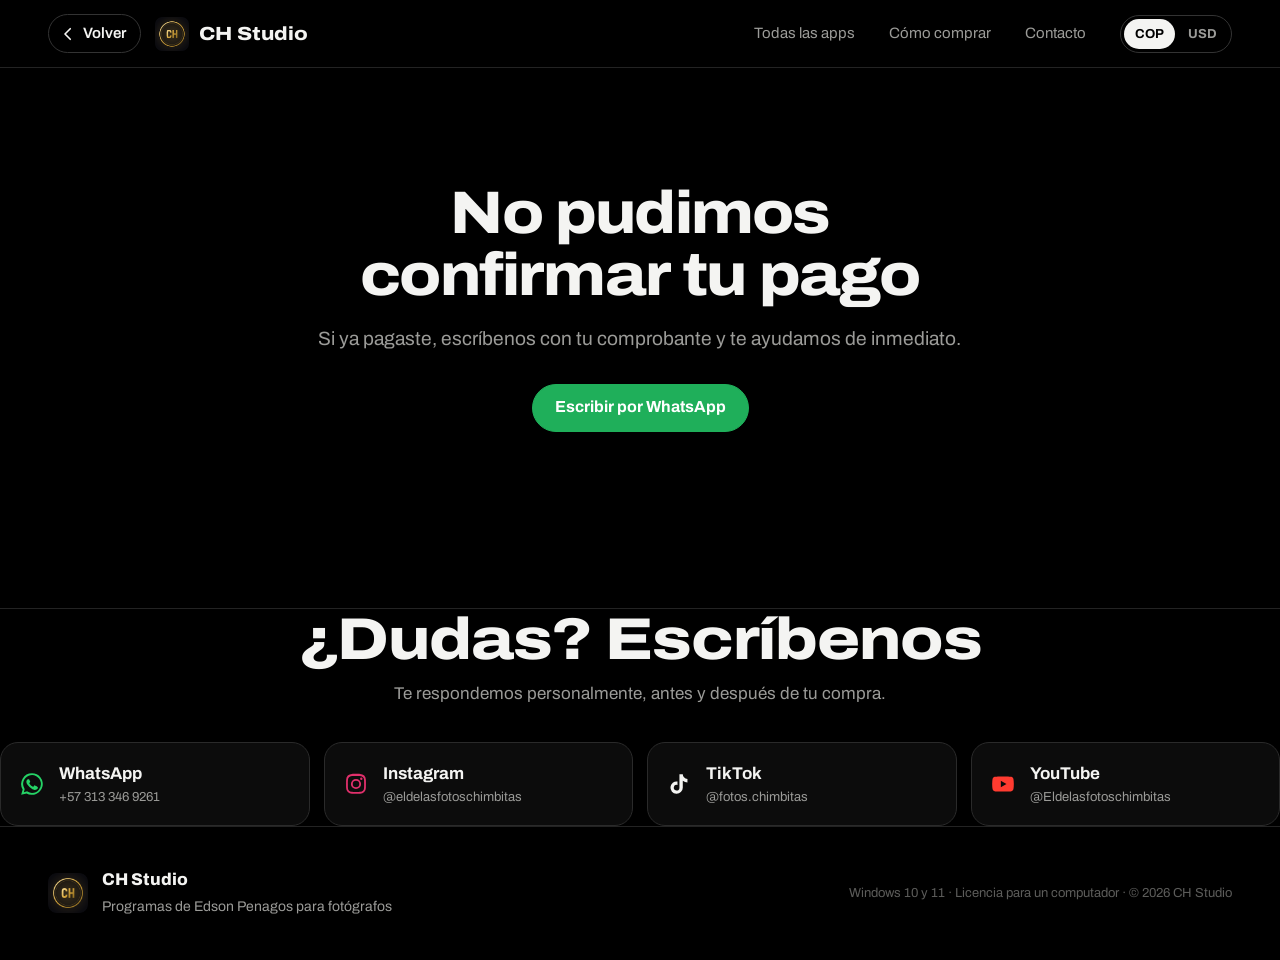
<file: gracias.html>
<!doctype html>
<html lang="es">
<head>
<meta charset="utf-8">
<meta name="viewport" content="width=device-width, initial-scale=1">
<title>Gracias por tu compra | CH Studio</title>
<meta name="description" content="Tu código de compra de CH Studio.">
<meta property="og:title" content="Gracias por tu compra | CH Studio">
<meta property="og:description" content="Tu código de compra de CH Studio.">
<meta property="og:image" content="https://eldelasfotoschimbitas.github.io/chstudio/img/og.jpg">
<meta property="og:url" content="https://eldelasfotoschimbitas.github.io/chstudio/gracias.html">
<meta property="og:type" content="website">
<meta name="theme-color" content="#000000">
<link rel="icon" href="favicon.png">
<link rel="preconnect" href="https://fonts.googleapis.com"><link rel="preconnect" href="https://fonts.gstatic.com" crossorigin><link href="https://fonts.googleapis.com/css2?family=Archivo:wdth,wght@62..125,300..900&display=swap" rel="stylesheet">
<link rel="stylesheet" href="estilo.css">
</head>
<body>
<header class="barra">
  <div class="izq"><a class="volver" href="index.html#apps"><svg viewBox="0 0 24 24" width="18" height="18" aria-hidden="true"><path d="M15 5l-7 7 7 7" fill="none" stroke="currentColor" stroke-width="2.2" stroke-linecap="round" stroke-linejoin="round"/></svg>Volver</a><a class="marca" href="index.html" aria-label="CH Studio, inicio"><img src="img/ch.png" alt="" width="34" height="34"><span>CH Studio</span></a></div>
  <nav><a href="index.html#apps">Todas las apps</a><a href="index.html#comprar-como">Cómo comprar</a><a href="#contacto">Contacto</a><div class="moneda" role="group" aria-label="Moneda"><button type="button" data-moneda="cop" aria-pressed="true">COP</button><button type="button" data-moneda="usd" aria-pressed="false">USD</button></div></nav>
</header>
<a class="subir" href="#" aria-label="Volver arriba"><svg viewBox="0 0 24 24" width="22" height="22" aria-hidden="true"><path d="M5 15l7-7 7 7" fill="none" stroke="currentColor" stroke-width="2.2" stroke-linecap="round" stroke-linejoin="round"/></svg></a>

<main class="gracias">
<section>
  <div id="g-espera">
    <div class="giro" aria-hidden="true"></div>
    <h1>Confirmando tu pago…</h1>
    <p class="lead">Esto toma unos segundos. No cierres esta página.</p>
  </div>
  <div id="g-pendiente" hidden>
    <h1>Tu pago está en proceso</h1>
    <p class="lead">Pagos por PSE o Efecty pueden tardar unos minutos. Cuando se apruebe te llega el código a <b data-g="correo"></b>. Puedes dejar esta página abierta.</p>
  </div>
  <div id="g-ok" hidden>
    <p class="paso">Pago aprobado</p>
    <h1>¡Gracias por comprar <span data-g="nombre"></span>!</h1>
    <p class="lead">Este es tu código de compra. También te lo enviamos a <b data-g="correo"></b>.</p>
    <div class="codigo-compra"><code id="g-codigo"></code><button type="button" class="btn" id="g-copiar">Copiar</button></div>
    <div class="cta">
      <a class="btn wa" id="g-wa" href="#" target="_blank" rel="noopener">Guardarlo en mi WhatsApp</a>
      <a class="btn sec solo-pc" id="g-descarga" href="#">Descargar instalador</a>
      <button type="button" class="btn sec solo-movil" id="g-enviar">Enviar link a mi PC</button>
    </div>
    <ol class="g-pasos">
      <li>Instala la app en tu computador con Windows.</li>
      <li>Ábrela y en «Ya compré» pega tu código.</li>
      <li>Listo. Queda activada para siempre en ese computador.</li>
    </ol>
  </div>
  <div id="g-error" hidden>
    <h1>No pudimos confirmar tu pago</h1>
    <p class="lead">Si ya pagaste, escríbenos con tu comprobante y te ayudamos de inmediato.</p>
    <div class="cta"><a class="btn wa" href="https://wa.me/573133469261" target="_blank" rel="noopener">Escribir por WhatsApp</a></div>
  </div>
</section>
</main>
<section class="contacto" id="contacto" aria-labelledby="contacto-titulo">
  <h2 id="contacto-titulo">¿Dudas? Escríbenos</h2>
  <p>Te respondemos personalmente, antes y después de tu compra.</p>
  <div class="contacto-lista"><a class="contacto-item c-wa" href="https://wa.me/573133469261" target="_blank" rel="noopener"><svg viewBox="0 0 24 24" width="26" height="26" aria-hidden="true" fill="currentColor"><path d="M12 2a10 10 0 0 0-8.6 15.1L2 22l5-1.3A10 10 0 1 0 12 2Zm0 18.2a8.2 8.2 0 0 1-4.2-1.2l-.3-.2-3 .8.8-2.9-.2-.3A8.2 8.2 0 1 1 12 20.2Zm4.5-6.1c-.2-.1-1.5-.7-1.7-.8-.2-.1-.4-.1-.6.1l-.8 1c-.1.2-.3.2-.5.1a6.7 6.7 0 0 1-3.3-2.9c-.3-.4.2-.4.7-1.4.1-.2 0-.3 0-.4l-.8-1.8c-.2-.5-.4-.4-.6-.4h-.5a1 1 0 0 0-.7.3 3 3 0 0 0-.9 2.2 5.2 5.2 0 0 0 1.1 2.7 11.8 11.8 0 0 0 4.5 4c1.7.7 2.3.8 3.2.6a2.6 2.6 0 0 0 1.7-1.2 2.1 2.1 0 0 0 .1-1.2c0-.1-.2-.2-.4-.3Z"/></svg><span><b>WhatsApp</b><small>+57 313 346 9261</small></span></a><a class="contacto-item c-ig" href="https://www.instagram.com/eldelasfotoschimbitas" target="_blank" rel="noopener"><svg viewBox="0 0 24 24" width="26" height="26" aria-hidden="true" fill="currentColor"><path d="M12 7.3A4.7 4.7 0 1 0 16.7 12 4.7 4.7 0 0 0 12 7.3Zm0 7.7a3 3 0 1 1 3-3 3 3 0 0 1-3 3Zm6-7.9a1.1 1.1 0 1 1-1.1-1.1A1.1 1.1 0 0 1 18 7.1ZM21.1 8a5.4 5.4 0 0 0-1.5-3.8A5.4 5.4 0 0 0 15.8 2.7c-1.5-.1-6.1-.1-7.6 0A5.4 5.4 0 0 0 4.4 4.2 5.4 5.4 0 0 0 2.9 8c-.1 1.5-.1 6.1 0 7.6a5.4 5.4 0 0 0 1.5 3.8 5.4 5.4 0 0 0 3.8 1.5c1.5.1 6.1.1 7.6 0a5.4 5.4 0 0 0 3.8-1.5 5.4 5.4 0 0 0 1.5-3.8c.1-1.5.1-6.1 0-7.6Zm-2 9.3a3.1 3.1 0 0 1-1.7 1.7c-1.2.5-4 .4-5.4.4s-4.2.1-5.4-.4a3.1 3.1 0 0 1-1.7-1.7c-.5-1.2-.4-4-.4-5.3s-.1-4.2.4-5.4A3.1 3.1 0 0 1 6.6 5c1.2-.5 4-.4 5.4-.4s4.2-.1 5.4.4A3.1 3.1 0 0 1 19.1 6.7c.5 1.2.4 4 .4 5.4s.1 4.1-.4 5.2Z"/></svg><span><b>Instagram</b><small>@eldelasfotoschimbitas</small></span></a><a class="contacto-item c-tt" href="https://www.tiktok.com/@fotos.chimbitas" target="_blank" rel="noopener"><svg viewBox="0 0 24 24" width="26" height="26" aria-hidden="true" fill="currentColor"><path d="M16.6 5.8A4.3 4.3 0 0 1 15.5 3h-3.1v12.4a2.6 2.6 0 1 1-1.8-2.5V9.7a5.7 5.7 0 1 0 4.9 5.7V9.1a7.4 7.4 0 0 0 4.3 1.4V7.4a4.3 4.3 0 0 1-3.2-1.6Z"/></svg><span><b>TikTok</b><small>@fotos.chimbitas</small></span></a><a class="contacto-item c-yt" href="https://www.youtube.com/@Eldelasfotoschimbitas" target="_blank" rel="noopener"><svg viewBox="0 0 24 24" width="26" height="26" aria-hidden="true" fill="currentColor"><path d="M21.6 7.2a2.5 2.5 0 0 0-1.8-1.8C18.3 5 12 5 12 5s-6.3 0-7.8.4A2.5 2.5 0 0 0 2.4 7.2 26 26 0 0 0 2 12a26 26 0 0 0 .4 4.8 2.5 2.5 0 0 0 1.8 1.8c1.5.4 7.8.4 7.8.4s6.3 0 7.8-.4a2.5 2.5 0 0 0 1.8-1.8A26 26 0 0 0 22 12a26 26 0 0 0-.4-4.8ZM10 15V9l5.2 3Z"/></svg><span><b>YouTube</b><small>@Eldelasfotoschimbitas</small></span></a></div>
</section>
<footer class="pie">
  <div><img src="img/ch.png" alt="" width="40" height="40"><p>CH Studio<br><span>Programas de Edson Penagos para fotógrafos</span></p></div>
  <p class="pie-legal">Windows 10 y 11 · Licencia para un computador · © 2026 CH Studio</p>
</footer>
<script>window.CH = {"wa": "573133469261", "descarga": "https://github.com/eldelasfotoschimbitas/chstudio/releases/latest/download/", "api": "https://chstudio-api.netlify.app"};</script>
<script src="gracias.js"></script>
</body></html>
</file>
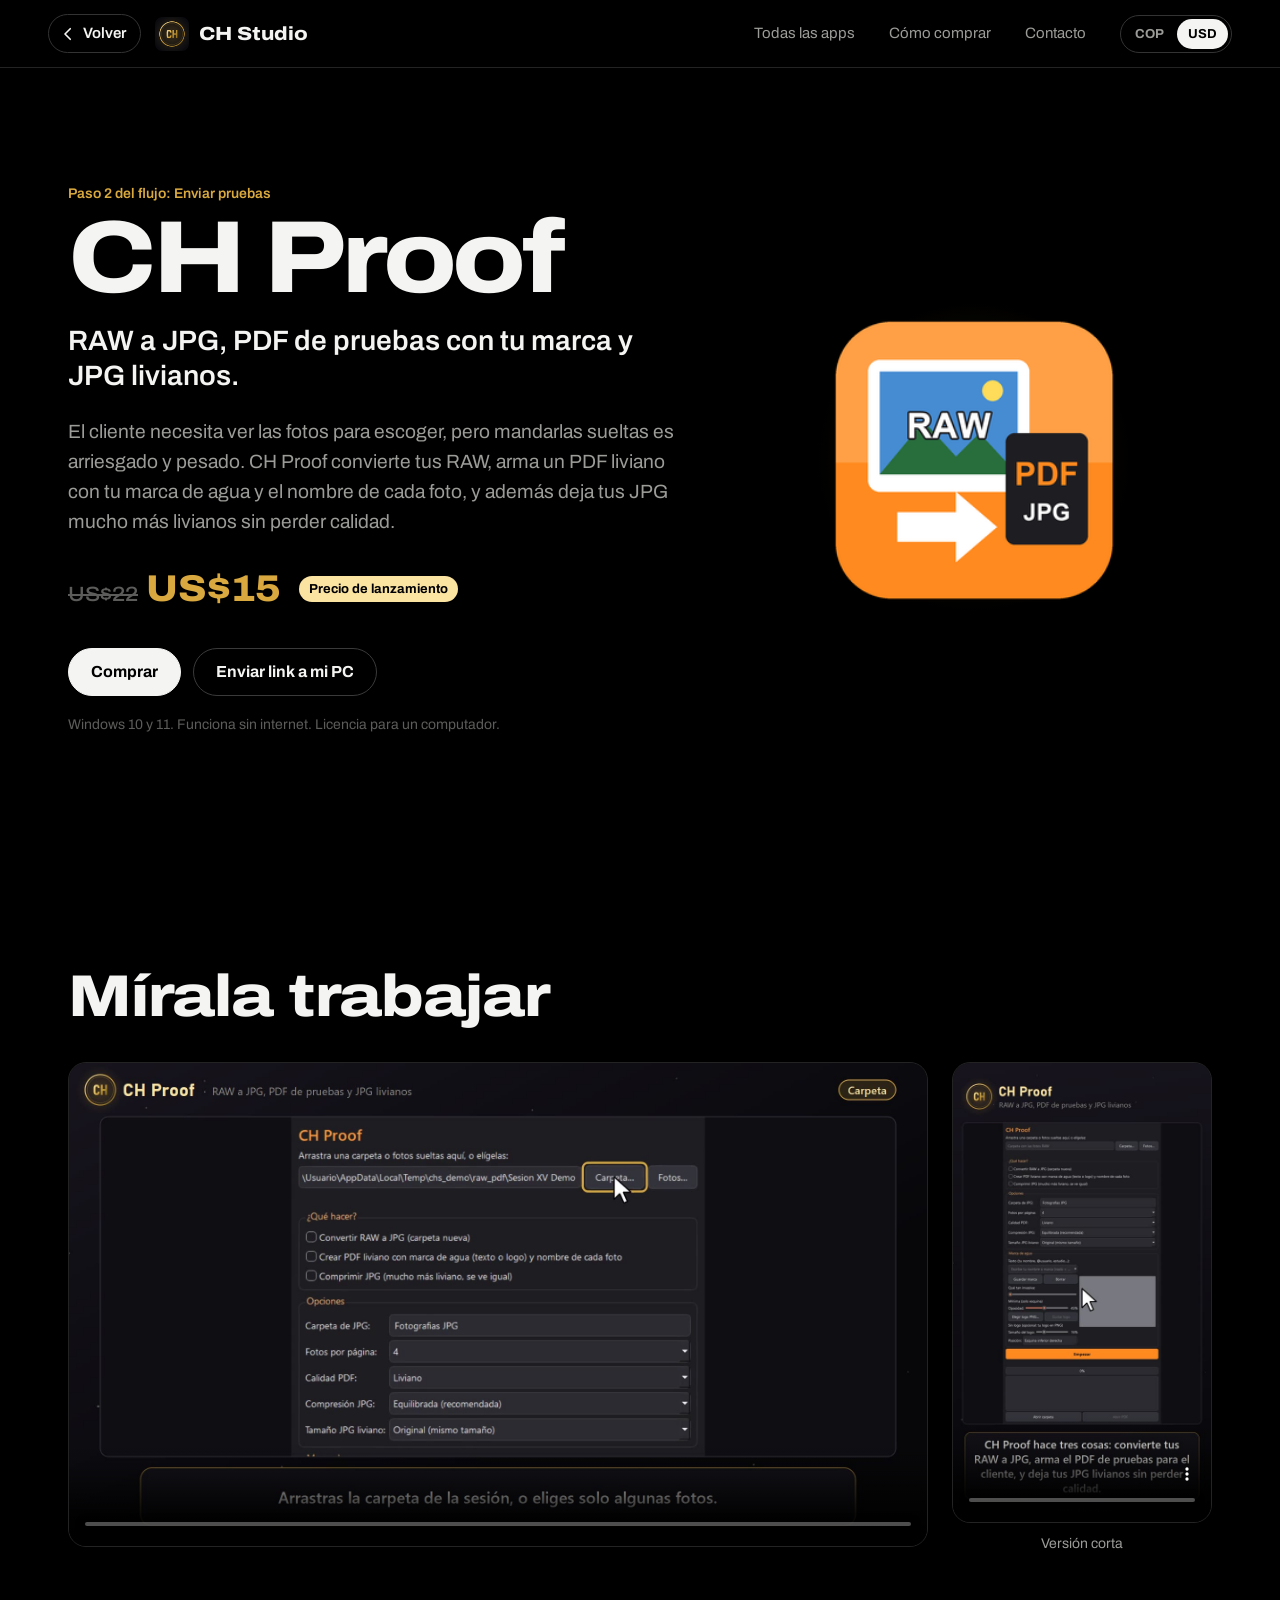
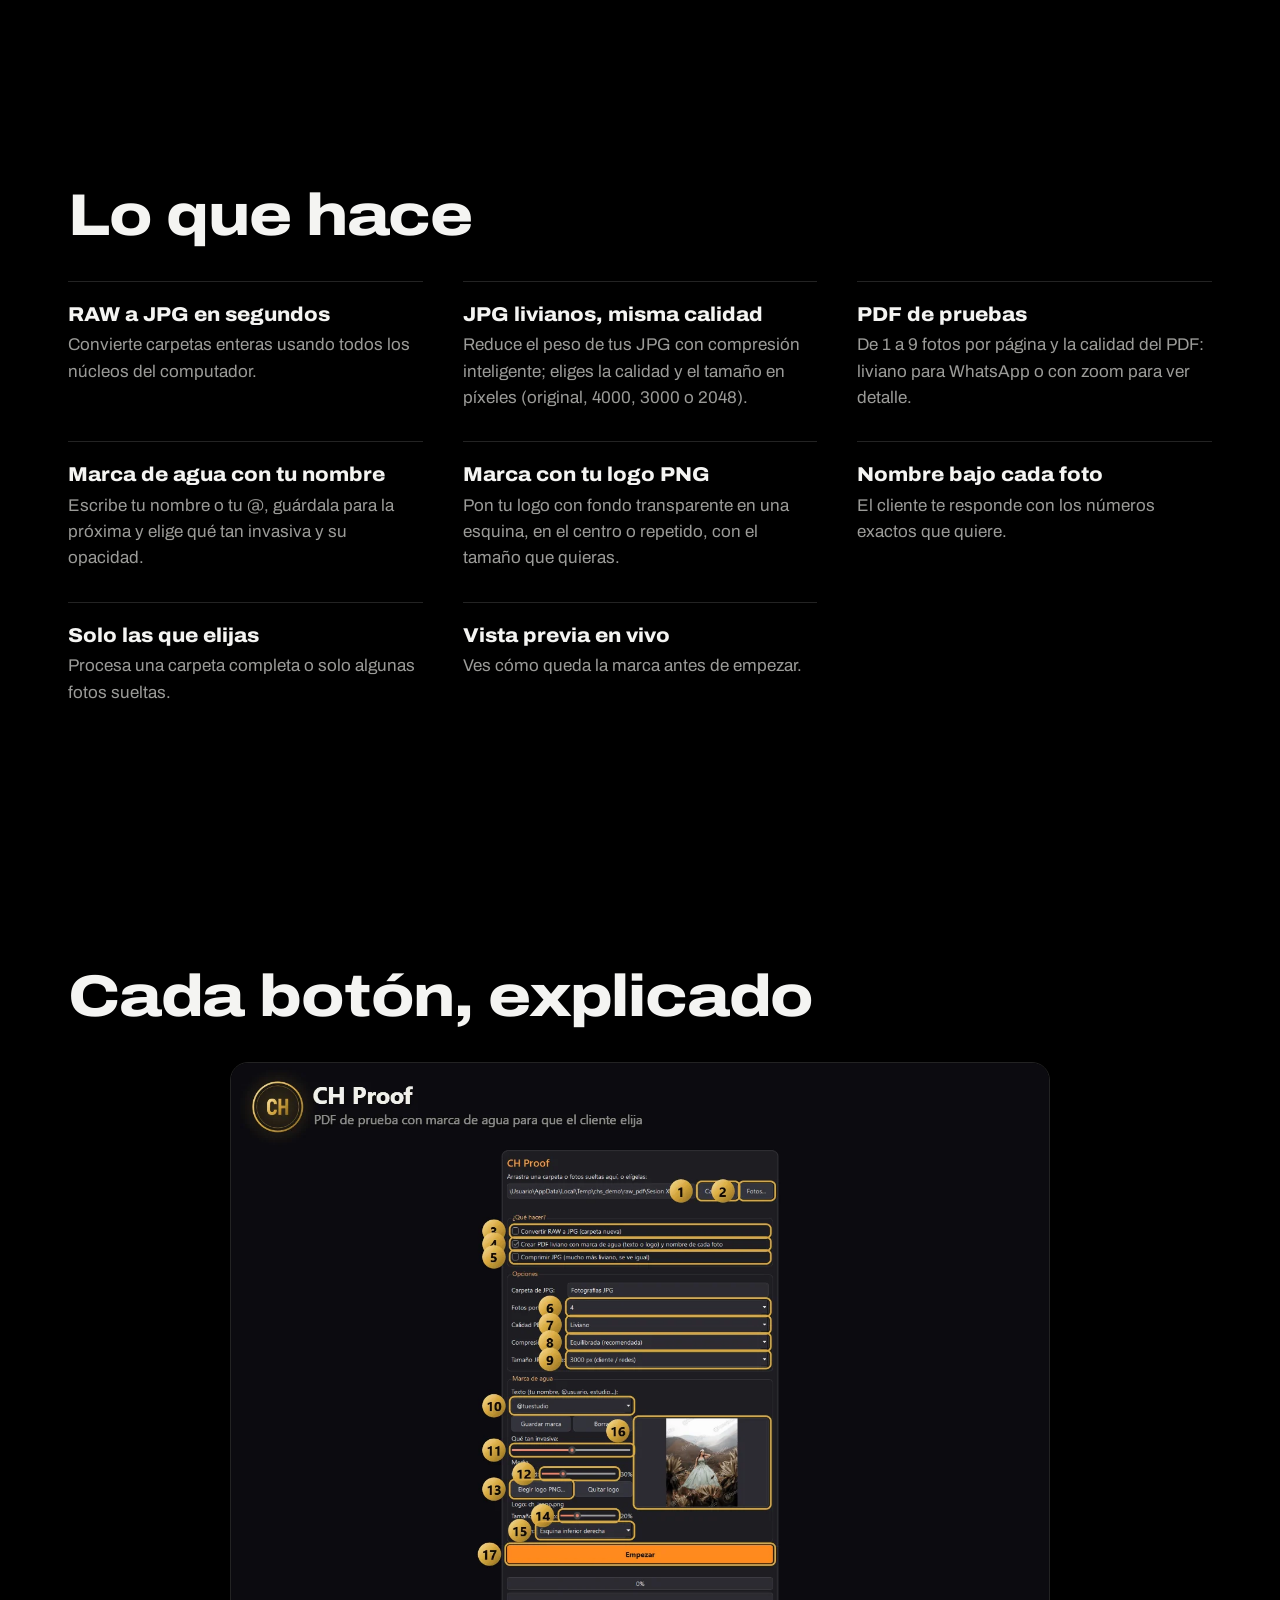
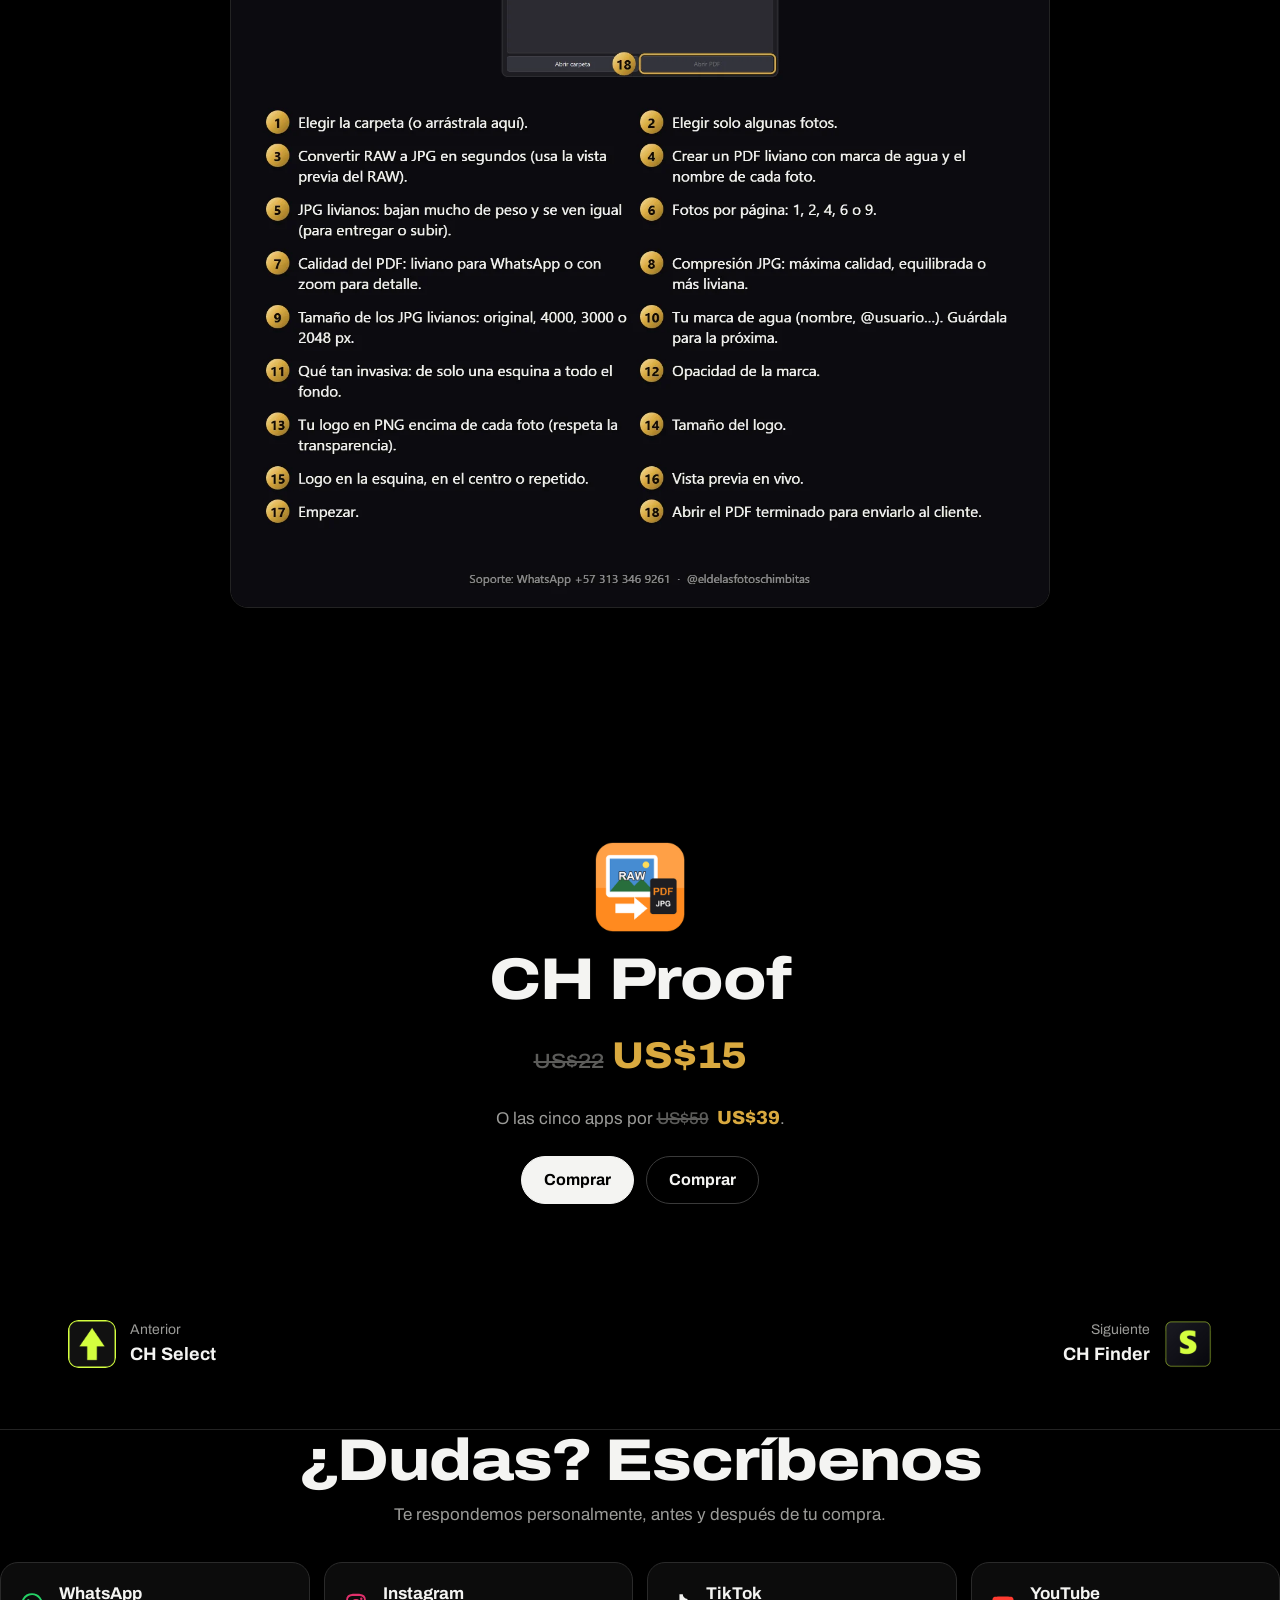
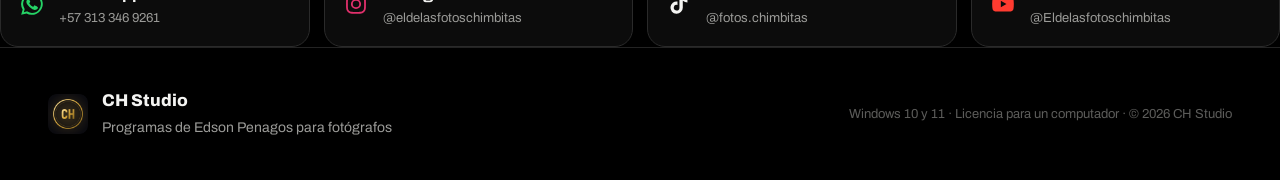
<file: raw-pdf.html>
<!doctype html>
<html lang="es">
<head>
<meta charset="utf-8">
<meta name="viewport" content="width=device-width, initial-scale=1">
<title>CH Proof | CH Studio</title>
<meta name="description" content="RAW a JPG, PDF de pruebas con tu marca y JPG livianos. El cliente necesita ver las fotos para escoger, pero mandarlas sueltas es arriesgado y pesado. CH Proof convierte tus RAW, arma un PDF liviano con tu marca de agua y el nombre de cada foto, y además deja tus JPG mucho más livianos sin perder calidad.">
<meta property="og:title" content="CH Proof | CH Studio">
<meta property="og:description" content="RAW a JPG, PDF de pruebas con tu marca y JPG livianos. El cliente necesita ver las fotos para escoger, pero mandarlas sueltas es arriesgado y pesado. CH Proof convierte tus RAW, arma un PDF liviano con tu marca de agua y el nombre de cada foto, y además deja tus JPG mucho más livianos sin perder calidad.">
<meta property="og:image" content="https://eldelasfotoschimbitas.github.io/chstudio/video/raw-pdf-guia.jpg">
<meta property="og:url" content="https://eldelasfotoschimbitas.github.io/chstudio/raw-pdf.html">
<meta property="og:type" content="website">
<meta name="theme-color" content="#000000">
<link rel="icon" href="favicon.png">
<link rel="preconnect" href="https://fonts.googleapis.com"><link rel="preconnect" href="https://fonts.gstatic.com" crossorigin><link href="https://fonts.googleapis.com/css2?family=Archivo:wdth,wght@62..125,300..900&display=swap" rel="stylesheet">
<link rel="stylesheet" href="estilo.css">
</head>
<body>
<header class="barra">
  <div class="izq"><a class="volver" href="index.html#apps"><svg viewBox="0 0 24 24" width="18" height="18" aria-hidden="true"><path d="M15 5l-7 7 7 7" fill="none" stroke="currentColor" stroke-width="2.2" stroke-linecap="round" stroke-linejoin="round"/></svg>Volver</a><a class="marca" href="index.html" aria-label="CH Studio, inicio"><img src="img/ch.png" alt="" width="34" height="34"><span>CH Studio</span></a></div>
  <nav><a href="index.html#apps">Todas las apps</a><a href="index.html#comprar-como">Cómo comprar</a><a href="#contacto">Contacto</a><div class="moneda" role="group" aria-label="Moneda"><button type="button" data-moneda="cop" aria-pressed="true">COP</button><button type="button" data-moneda="usd" aria-pressed="false">USD</button></div></nav>
</header>
<a class="subir" href="#" aria-label="Volver arriba"><svg viewBox="0 0 24 24" width="22" height="22" aria-hidden="true"><path d="M5 15l7-7 7 7" fill="none" stroke="currentColor" stroke-width="2.2" stroke-linecap="round" stroke-linejoin="round"/></svg></a>

<main class="prod">
<section class="prod-hero">
  <div class="prod-txt">
    <p class="paso">Paso 2 del flujo: Enviar pruebas</p>
    <h1>CH Proof</h1>
    <p class="frase">RAW a JPG, PDF de pruebas con tu marca y JPG livianos.</p>
    <p class="lead">El cliente necesita ver las fotos para escoger, pero mandarlas sueltas es arriesgado y pesado. CH Proof convierte tus RAW, arma un PDF liviano con tu marca de agua y el nombre de cada foto, y además deja tus JPG mucho más livianos sin perder calidad.</p>
    <p class="prod-precio"><span class="pr grande" data-cop="59000" data-usd="15" data-cop0="89000" data-usd0="22"><s aria-label="Precio normal">$89.000</s> <b>$59.000</b></span><span class="lanz">Precio de lanzamiento</span></p>
    <div class="cta">
      <button type="button" class="btn" data-comprar data-id="raw-pdf" data-nombre="CH Proof" data-cop="59000" data-usd="15" data-cop0="89000" data-usd0="22" data-archivo="CH-Proof-Setup.exe" data-mb="31">Comprar</button>
      <a class="btn sec" data-descarga="CH-Proof-Setup.exe" href="https://github.com/eldelasfotoschimbitas/chstudio/releases/latest/download/CH-Proof-Setup.exe">Descargar instalador</a>
    </div>
    <p class="req">Windows 10 y 11. Funciona sin internet. Licencia para un computador.</p>
  </div>
  <div class="prod-ico"><img src="img/apps/raw-pdf.png" alt="Ícono de CH Proof" width="256" height="256"></div>
</section>

<section class="ver">
  <h2>Mírala trabajar</h2>
  <div class="videos">
    <video controls preload="none" poster="video/raw-pdf-guia.jpg" width="1920" height="1080">
      <source src="video/raw-pdf-guia.mp4" type="video/mp4">
    </video>
    <figure class="corto">
      <video controls preload="none" poster="video/raw-pdf-corto.jpg" width="1080" height="1920">
        <source src="video/raw-pdf-corto.mp4" type="video/mp4">
      </video>
      <figcaption>Versión corta</figcaption>
    </figure>
  </div>
</section>

<section class="funciones">
  <h2>Lo que hace</h2>
  <ul><li><h3>RAW a JPG en segundos</h3><p>Convierte carpetas enteras usando todos los núcleos del computador.</p></li><li><h3>JPG livianos, misma calidad</h3><p>Reduce el peso de tus JPG con compresión inteligente; eliges la calidad y el tamaño en píxeles (original, 4000, 3000 o 2048).</p></li><li><h3>PDF de pruebas</h3><p>De 1 a 9 fotos por página y la calidad del PDF: liviano para WhatsApp o con zoom para ver detalle.</p></li><li><h3>Marca de agua con tu nombre</h3><p>Escribe tu nombre o tu @, guárdala para la próxima y elige qué tan invasiva y su opacidad.</p></li><li><h3>Marca con tu logo PNG</h3><p>Pon tu logo con fondo transparente en una esquina, en el centro o repetido, con el tamaño que quieras.</p></li><li><h3>Nombre bajo cada foto</h3><p>El cliente te responde con los números exactos que quiere.</p></li><li><h3>Solo las que elijas</h3><p>Procesa una carpeta completa o solo algunas fotos sueltas.</p></li><li><h3>Vista previa en vivo</h3><p>Ves cómo queda la marca antes de empezar.</p></li></ul>
</section>

<section class="guia">
  <h2>Cada botón, explicado</h2>
  <a href="img/guias/raw-pdf.webp" target="_blank" rel="noopener">
    <img src="img/guias/raw-pdf.webp" alt="Guía de CH Proof con cada botón numerado y explicado" loading="lazy" width="1400" height="1600">
  </a>
</section>

<section class="cierre">
  <img src="img/apps/raw-pdf.png" alt="" width="96" height="96">
  <h2>CH Proof</h2>
  <p class="cierre-precio"><span class="pr grande" data-cop="59000" data-usd="15" data-cop0="89000" data-usd0="22"><s aria-label="Precio normal">$89.000</s> <b>$59.000</b></span></p>
  <p>O las cinco apps por <span class="pr" data-cop="169000" data-usd="39" data-cop0="245000" data-usd0="59"><s aria-label="Precio normal">$245.000</s> <b>$169.000</b></span>.</p>
  <div class="cta"><button type="button" class="btn" data-comprar data-id="raw-pdf" data-nombre="CH Proof" data-cop="59000" data-usd="15" data-cop0="89000" data-usd0="22" data-archivo="CH-Proof-Setup.exe" data-mb="31">Comprar</button><button type="button" class="btn sec" data-comprar data-id="suite" data-nombre="CH Studio Suite" data-cop="169000" data-usd="39" data-cop0="245000" data-usd0="59" data-archivo="CH-Studio-Suite-Setup.exe" data-mb="39">Comprar</button></div>
</section>

<nav class="otras" aria-label="Otras apps">
  <a href="fotocull.html"><img src="img/apps/fotocull.png" alt="" width="48" height="48"><span>Anterior<br><b>CH Select</b></span></a>
  <a href="fotopicker.html" class="der"><span>Siguiente<br><b>CH Finder</b></span><img src="img/apps/fotopicker.png" alt="" width="48" height="48"></a>
</nav>
</main>
<section class="contacto" id="contacto" aria-labelledby="contacto-titulo">
  <h2 id="contacto-titulo">¿Dudas? Escríbenos</h2>
  <p>Te respondemos personalmente, antes y después de tu compra.</p>
  <div class="contacto-lista"><a class="contacto-item c-wa" href="https://wa.me/573133469261" target="_blank" rel="noopener"><svg viewBox="0 0 24 24" width="26" height="26" aria-hidden="true" fill="currentColor"><path d="M12 2a10 10 0 0 0-8.6 15.1L2 22l5-1.3A10 10 0 1 0 12 2Zm0 18.2a8.2 8.2 0 0 1-4.2-1.2l-.3-.2-3 .8.8-2.9-.2-.3A8.2 8.2 0 1 1 12 20.2Zm4.5-6.1c-.2-.1-1.5-.7-1.7-.8-.2-.1-.4-.1-.6.1l-.8 1c-.1.2-.3.2-.5.1a6.7 6.7 0 0 1-3.3-2.9c-.3-.4.2-.4.7-1.4.1-.2 0-.3 0-.4l-.8-1.8c-.2-.5-.4-.4-.6-.4h-.5a1 1 0 0 0-.7.3 3 3 0 0 0-.9 2.2 5.2 5.2 0 0 0 1.1 2.7 11.8 11.8 0 0 0 4.5 4c1.7.7 2.3.8 3.2.6a2.6 2.6 0 0 0 1.7-1.2 2.1 2.1 0 0 0 .1-1.2c0-.1-.2-.2-.4-.3Z"/></svg><span><b>WhatsApp</b><small>+57 313 346 9261</small></span></a><a class="contacto-item c-ig" href="https://www.instagram.com/eldelasfotoschimbitas" target="_blank" rel="noopener"><svg viewBox="0 0 24 24" width="26" height="26" aria-hidden="true" fill="currentColor"><path d="M12 7.3A4.7 4.7 0 1 0 16.7 12 4.7 4.7 0 0 0 12 7.3Zm0 7.7a3 3 0 1 1 3-3 3 3 0 0 1-3 3Zm6-7.9a1.1 1.1 0 1 1-1.1-1.1A1.1 1.1 0 0 1 18 7.1ZM21.1 8a5.4 5.4 0 0 0-1.5-3.8A5.4 5.4 0 0 0 15.8 2.7c-1.5-.1-6.1-.1-7.6 0A5.4 5.4 0 0 0 4.4 4.2 5.4 5.4 0 0 0 2.9 8c-.1 1.5-.1 6.1 0 7.6a5.4 5.4 0 0 0 1.5 3.8 5.4 5.4 0 0 0 3.8 1.5c1.5.1 6.1.1 7.6 0a5.4 5.4 0 0 0 3.8-1.5 5.4 5.4 0 0 0 1.5-3.8c.1-1.5.1-6.1 0-7.6Zm-2 9.3a3.1 3.1 0 0 1-1.7 1.7c-1.2.5-4 .4-5.4.4s-4.2.1-5.4-.4a3.1 3.1 0 0 1-1.7-1.7c-.5-1.2-.4-4-.4-5.3s-.1-4.2.4-5.4A3.1 3.1 0 0 1 6.6 5c1.2-.5 4-.4 5.4-.4s4.2-.1 5.4.4A3.1 3.1 0 0 1 19.1 6.7c.5 1.2.4 4 .4 5.4s.1 4.1-.4 5.2Z"/></svg><span><b>Instagram</b><small>@eldelasfotoschimbitas</small></span></a><a class="contacto-item c-tt" href="https://www.tiktok.com/@fotos.chimbitas" target="_blank" rel="noopener"><svg viewBox="0 0 24 24" width="26" height="26" aria-hidden="true" fill="currentColor"><path d="M16.6 5.8A4.3 4.3 0 0 1 15.5 3h-3.1v12.4a2.6 2.6 0 1 1-1.8-2.5V9.7a5.7 5.7 0 1 0 4.9 5.7V9.1a7.4 7.4 0 0 0 4.3 1.4V7.4a4.3 4.3 0 0 1-3.2-1.6Z"/></svg><span><b>TikTok</b><small>@fotos.chimbitas</small></span></a><a class="contacto-item c-yt" href="https://www.youtube.com/@Eldelasfotoschimbitas" target="_blank" rel="noopener"><svg viewBox="0 0 24 24" width="26" height="26" aria-hidden="true" fill="currentColor"><path d="M21.6 7.2a2.5 2.5 0 0 0-1.8-1.8C18.3 5 12 5 12 5s-6.3 0-7.8.4A2.5 2.5 0 0 0 2.4 7.2 26 26 0 0 0 2 12a26 26 0 0 0 .4 4.8 2.5 2.5 0 0 0 1.8 1.8c1.5.4 7.8.4 7.8.4s6.3 0 7.8-.4a2.5 2.5 0 0 0 1.8-1.8A26 26 0 0 0 22 12a26 26 0 0 0-.4-4.8ZM10 15V9l5.2 3Z"/></svg><span><b>YouTube</b><small>@Eldelasfotoschimbitas</small></span></a></div>
</section>
<footer class="pie">
  <div><img src="img/ch.png" alt="" width="40" height="40"><p>CH Studio<br><span>Programas de Edson Penagos para fotógrafos</span></p></div>
  <p class="pie-legal">Windows 10 y 11 · Licencia para un computador · © 2026 CH Studio</p>
</footer>

<dialog id="compra" aria-labelledby="compra-titulo">
  <form method="dialog" class="cerrar-f"><button class="cerrar" aria-label="Cerrar">×</button></form>
  <h2 id="compra-titulo">Comprar <span data-c="nombre"></span></h2>
  <p class="precio-dlg"><s data-c="antes"></s> <b data-c="precio"></b> <span class="lanz">Precio de lanzamiento</span></p>

  <div class="auto" hidden>
    <ol class="pasos-compra">
      <li>
        <h3>Paga con tarjeta</h3>
        <label class="campo"><span>Tu correo (ahí te llega el código)</span>
          <input id="correo" type="email" inputmode="email" autocomplete="email" placeholder="tucorreo@gmail.com" maxlength="120"></label>
        <div class="metodos">
          <button type="button" class="btn metodo" data-metodo="mp" hidden>
            <span><b>Mercado Pago</b><small>Pesos · tarjeta, PSE, Efecty</small></span><span data-c="cop"></span></button>
          <button type="button" class="btn metodo" data-metodo="paypal" hidden>
            <span><b>PayPal</b><small>Dólares · tarjeta o cuenta PayPal</small></span><span data-c="usd"></span></button>
        </div>
        <p class="error-pago" role="alert" hidden></p>
      </li>
      <li>
        <h3>Recibe tu código de compra</h3>
        <p>Al instante en pantalla y en tu correo.</p>
      </li>
      <li>
        <h3>Instala en tu computador</h3>
        <p>Windows 10 y 11. Pesa <span data-c="mb"></span> MB.</p>
        <a class="btn sec solo-pc" data-c="descarga" href="#">Descargar instalador</a>
        <button type="button" class="btn sec solo-movil" data-enviar-link>Enviar link a mi PC</button>
      </li>
      <li>
        <h3>Abre la app y toca «Ya compré»</h3>
        <p>Pega tu código y queda activada para siempre en ese computador.</p>
      </li>
    </ol>
    <p class="alterno">¿Prefieres pagar por transferencia o Nequi? <a data-wa href="#" target="_blank" rel="noopener">Escríbenos por WhatsApp</a>.</p>
  </div>

  <div class="manual">
    <ol class="pasos-compra">
      <li>
        <h3>Escríbenos para pagar</h3>
        <p>Te enviamos cómo pagar <span data-c="precio2"></span>. <span class="intl">Desde fuera de Colombia también puedes pagar en dólares.</span></p>
        <a class="btn wa" data-wa href="#" target="_blank" rel="noopener">Escribir por WhatsApp</a>
      </li>
      <li>
        <h3>Instala en tu computador</h3>
        <p>Windows 10 y 11. Pesa <span data-c="mb2"></span> MB.</p>
        <a class="btn sec solo-pc" data-c="descarga2" href="#">Descargar instalador</a>
        <button type="button" class="btn sec solo-movil" data-enviar-link>Enviar link a mi PC</button>
      </li>
      <li>
        <h3>Recibe tu clave</h3>
        <p>Al abrir la app verás tu código de equipo; envíanoslo y te mandamos la clave.</p>
      </li>
    </ol>
  </div>
</dialog>
<script>window.CH = {"wa": "573133469261", "descarga": "https://github.com/eldelasfotoschimbitas/chstudio/releases/latest/download/", "api": "https://chstudio-api.netlify.app"};</script>
<script src="tienda.js"></script>
</body></html>
</file>
<file: estilo.css>
:root {
  --negro: #000;
  --blanco: #f4f4f2;
  --gris: #9b9b98;
  --gris-2: #5c5c5a;
  --linea: #232323;
  --panel: #0c0c0c;
  --oro: #d9a93f;
  --oro-claro: #fbe3a1;
  --ancho: 1240px;
  color-scheme: dark;
}

* { box-sizing: border-box; }
html { scroll-behavior: smooth; }
body {
  margin: 0;
  background: var(--negro);
  color: var(--blanco);
  font-family: "Archivo", "Segoe UI", system-ui, sans-serif;
  font-size: 17px;
  line-height: 1.55;
  font-variation-settings: "wdth" 100;
  -webkit-font-smoothing: antialiased;
}
img, video { max-width: 100%; display: block; }
a { color: inherit; }
h1, h2, h3 { margin: 0; line-height: 1.02; font-weight: 800; }
h2 {
  font-size: clamp(34px, 4.6vw, 64px);
  font-variation-settings: "wdth" 118;
  letter-spacing: -0.02em;
}
p { margin: 0; }
:focus-visible { outline: 2px solid var(--oro); outline-offset: 3px; border-radius: 6px; }
code { font-family: Consolas, monospace; background: #161616; padding: 2px 6px; border-radius: 4px; }

/* ---------- barra ---------- */
.barra {
  position: sticky; top: 0; z-index: 20;
  display: flex; align-items: center; justify-content: space-between;
  padding: 14px clamp(16px, 4vw, 48px);
  background: rgba(0, 0, 0, .82);
  backdrop-filter: blur(12px);
  border-bottom: 1px solid var(--linea);
}
.marca { display: flex; align-items: center; gap: 10px; text-decoration: none; font-weight: 800;
  font-variation-settings: "wdth" 115; font-size: 19px; }
.barra nav { display: flex; gap: clamp(14px, 3vw, 34px); font-size: 15px; }
.barra nav a { text-decoration: none; color: var(--gris); }
.barra nav a:hover { color: var(--blanco); }

/* ---------- botones ---------- */
.btn {
  display: inline-flex; align-items: center; justify-content: center;
  min-height: 48px; padding: 0 22px;
  border-radius: 999px; border: 1px solid var(--blanco);
  background: var(--blanco); color: var(--negro);
  font: inherit; font-weight: 700; font-size: 16px; text-decoration: none; cursor: pointer;
  transition: background .15s, color .15s, border-color .15s;
}
.btn:hover { background: var(--oro-claro); border-color: var(--oro-claro); }
.btn.sec { background: transparent; color: var(--blanco); border-color: #3a3a3a; }
.btn.sec:hover { border-color: var(--blanco); }
.btn.wa { background: #1faf5a; border-color: #1faf5a; color: #fff; }
.btn.wa:hover { background: #25d366; border-color: #25d366; }
.cta { display: flex; flex-wrap: wrap; gap: 12px; margin-top: 30px; }

main section { padding: clamp(64px, 9vw, 130px) clamp(16px, 4vw, 48px); max-width: var(--ancho); margin: 0 auto; }

/* ---------- hero: hoja de contactos con apps flotando ---------- */
.hero {
  display: grid; grid-template-columns: 1fr 1.05fr; gap: clamp(28px, 5vw, 72px); align-items: center;
  padding-top: clamp(48px, 7vw, 96px);
}
.hero h1 {
  font-size: clamp(44px, 5.2vw, 80px);
  font-variation-settings: "wdth" 112;
  letter-spacing: -0.035em;
  line-height: .95;
}
.lead { color: var(--gris); font-size: clamp(17px, 1.5vw, 20px); max-width: 34em; margin-top: 24px; }

.hoja {
  position: relative;
  padding: 26px 22px;
  background:
    radial-gradient(circle, #000 0 4px, transparent 5px) 0 6px / 22px 22px repeat-x,
    radial-gradient(circle, #000 0 4px, transparent 5px) 0 calc(100% - 6px) / 22px 22px repeat-x,
    #151515;
  border-radius: 6px;
  transform: rotate(-1.5deg);
}
.hoja-fotos { display: grid; grid-template-columns: repeat(4, 1fr); gap: 10px; }
.hoja-fotos figure { margin: 0; }
.hoja-fotos img { width: 100%; aspect-ratio: 5 / 6; object-fit: cover; filter: grayscale(1) contrast(1.08) brightness(.82); }
.hoja-fotos figcaption {
  font-size: 10px; color: #6b6b6b; margin-top: 3px; letter-spacing: .04em;
  font-variation-settings: "wdth" 75;
}

.flota {
  position: absolute; width: clamp(70px, 9vw, 122px); text-decoration: none;
  filter: drop-shadow(0 18px 28px rgba(0, 0, 0, .75));
  animation: flotar 7s ease-in-out infinite;
  transform-origin: center;
}
.flota img { width: 100%; height: auto; border-radius: 22%; transition: transform .2s; }
.flota span {
  position: absolute; left: 50%; top: 100%; transform: translate(-50%, 4px);
  white-space: nowrap; font-size: 13px; font-weight: 700; background: var(--blanco); color: var(--negro);
  padding: 3px 10px; border-radius: 999px; opacity: 0; transition: opacity .15s;
}
.flota:hover img, .flota:focus-visible img { transform: scale(1.08) rotate(-3deg); }
.flota:hover span, .flota:focus-visible span { opacity: 1; }
.f0 { left: -6%; top: 8%; animation-duration: 7.5s; }
.f1 { left: 38%; top: -9%; animation-duration: 6.2s; animation-delay: -2s; }
.f2 { right: -5%; top: 22%; animation-duration: 8s; animation-delay: -4s; }
.f3 { left: 16%; bottom: -8%; animation-duration: 6.8s; animation-delay: -1s; }
.f4 { right: 14%; bottom: 6%; animation-duration: 7.2s; animation-delay: -3s; }
@keyframes flotar {
  0%, 100% { translate: 0 0; rotate: -2deg; }
  50% { translate: 0 -16px; rotate: 2deg; }
}

/* ---------- lista de apps ---------- */
.apps .sub { color: var(--gris); margin-top: 14px; }
.filas { list-style: none; margin: 48px 0 0; padding: 0; border-top: 1px solid var(--linea); }
.fila {
  display: grid; grid-template-columns: 34px 80px 1fr auto; gap: clamp(14px, 2.4vw, 30px); align-items: center;
  padding: 26px 0; border-bottom: 1px solid var(--linea);
}
.fila .n { color: var(--gris-2); font-weight: 700; font-variation-settings: "wdth" 80; font-size: 20px; }
.fila .ico { border-radius: 22%; }
.paso { color: var(--oro); font-size: 14px; font-weight: 600; margin-bottom: 4px; }
.fila h3 { font-size: clamp(24px, 2.6vw, 34px); font-variation-settings: "wdth" 112; letter-spacing: -0.015em; }
.fila h3 a { text-decoration: none; }
.fila h3 a:hover { text-decoration: underline; text-decoration-thickness: 2px; text-underline-offset: 5px; }
.fila .txt p:last-child { color: var(--gris); margin-top: 6px; }
.fila .acc { display: flex; gap: 10px; flex-wrap: wrap; justify-content: flex-end; }

/* ---------- suite ---------- */
.suite {
  display: grid; grid-template-columns: 1.2fr 1fr; gap: 40px; align-items: center;
  border: 1px solid #2c2c2c; border-radius: 28px; padding: clamp(28px, 5vw, 64px) !important;
  margin-top: 20px !important; background: var(--panel);
}
.suite > div > p { color: var(--gris); margin-top: 16px; font-size: 19px; }
.suite s { color: var(--gris-2); }
.suite-iconos { display: grid; grid-template-columns: repeat(3, 1fr); gap: 18px; justify-items: center; }
.suite-iconos img { width: 100%; max-width: 104px; border-radius: 22%; }

/* ---------- cómo comprar ---------- */
.como { display: grid; grid-template-columns: 1fr 1fr; gap: 20px 64px; align-items: start; }
.como h2 { grid-column: 1 / -1; }
.como ol { list-style: none; counter-reset: p; margin: 20px 0 0; padding: 0; }
.como li { counter-increment: p; position: relative; padding: 0 0 26px 58px; }
.como li::before {
  content: counter(p); position: absolute; left: 0; top: -4px;
  width: 40px; height: 40px; border-radius: 50%; border: 1px solid #3a3a3a;
  display: grid; place-items: center; font-weight: 800; color: var(--oro);
}
.como h3 { font-size: 21px; font-variation-settings: "wdth" 110; }
.como li p { color: var(--gris); margin-top: 6px; max-width: 32em; }
.como-img { margin: 20px 0 0; }
.como-img img { border-radius: 16px; border: 1px solid var(--linea); }

/* ---------- preguntas ---------- */
.faq { max-width: 900px !important; }
.faq h2 { margin-bottom: 30px; }
.faq details { border-top: 1px solid var(--linea); padding: 20px 0; }
.faq details:last-of-type { border-bottom: 1px solid var(--linea); }
.faq summary { cursor: pointer; font-weight: 700; font-size: 19px; list-style: none; display: flex; justify-content: space-between; gap: 20px; }
.faq summary::after { content: "+"; color: var(--gris); font-weight: 400; }
.faq details[open] summary::after { content: "−"; }
.faq details p { color: var(--gris); margin-top: 12px; max-width: 46em; }

/* ---------- página de producto ---------- */
.prod-hero { display: grid; grid-template-columns: 1.3fr 1fr; gap: 48px; align-items: center; }
.prod-hero h1 { font-size: clamp(52px, 8vw, 118px); font-variation-settings: "wdth" 115; letter-spacing: -0.04em; line-height: .92; margin-top: 6px; }
.frase { font-size: clamp(21px, 2.2vw, 28px); margin-top: 18px; font-weight: 600; max-width: 22em; line-height: 1.25; }
.req { color: var(--gris-2); font-size: 14px; margin-top: 18px; }
.prod-ico { display: grid; place-items: center; position: relative; }
.prod-ico::before {
  content: ""; position: absolute; width: 70%; aspect-ratio: 1; border-radius: 50%;
  background: radial-gradient(circle, rgba(217, 169, 63, .22), transparent 68%);
}
.prod-ico img { width: min(300px, 70%); border-radius: 22%; position: relative;
  filter: drop-shadow(0 30px 50px rgba(0, 0, 0, .9)); animation: flotar 7s ease-in-out infinite; }

.ver h2, .funciones h2, .guia h2 { margin-bottom: 36px; }
.videos { display: grid; grid-template-columns: 1fr 260px; gap: 24px; align-items: start; }
.videos video { width: 100%; height: auto; border-radius: 18px; background: #111; border: 1px solid var(--linea); }
.corto { margin: 0; }
.corto figcaption { color: var(--gris); font-size: 14px; margin-top: 10px; text-align: center; }

.funciones ul { list-style: none; padding: 0; margin: 0; display: grid; grid-template-columns: repeat(3, 1fr); gap: 0 40px; }
.funciones li { border-top: 1px solid var(--linea); padding: 22px 0 30px; }
.funciones h3 { font-size: 20px; font-variation-settings: "wdth" 108; }
.funciones li p { color: var(--gris); margin-top: 8px; }

.guia img { border-radius: 18px; border: 1px solid var(--linea); max-width: 820px; margin: 0 auto; width: 100%; height: auto; }

.cierre { text-align: center; display: grid; justify-items: center; gap: 14px; }
.cierre img { border-radius: 22%; }
.cierre p { color: var(--gris); }
.cierre .cta { justify-content: center; margin-top: 10px; }

.otras { display: flex; justify-content: space-between; gap: 16px; max-width: var(--ancho); margin: 0 auto;
  padding: 0 clamp(16px, 4vw, 48px) 60px; }
.otras a { display: flex; align-items: center; gap: 14px; text-decoration: none; color: var(--gris); font-size: 14px; }
.otras a b { color: var(--blanco); font-size: 18px; }
.otras a img { border-radius: 22%; }
.otras .der { text-align: right; }

/* ---------- pie ---------- */
.pie {
  border-top: 1px solid var(--linea); padding: 40px clamp(16px, 4vw, 48px);
  display: flex; justify-content: space-between; align-items: center; gap: 24px; flex-wrap: wrap;
}
.pie > div:first-child { display: flex; gap: 14px; align-items: center; font-weight: 800; }
.pie span { color: var(--gris); font-weight: 400; font-size: 14px; }
.pie-links { display: flex; flex-direction: column; gap: 6px; font-size: 15px; color: var(--gris); }
.pie-links a { text-decoration: none; }
.pie-links a:hover { color: var(--blanco); }

/* ---------- diálogo de compra ---------- */
dialog {
  width: min(560px, calc(100vw - 24px)); max-height: calc(100vh - 32px);
  background: #0b0b0b; color: var(--blanco); border: 1px solid #2e2e2e; border-radius: 24px;
  padding: 30px clamp(20px, 4vw, 36px);
}
dialog::backdrop { background: rgba(0, 0, 0, .78); backdrop-filter: blur(4px); }
dialog[open] { animation: abrir .2s ease-out; }
@keyframes abrir { from { opacity: 0; transform: translateY(10px); } }
dialog h2 { font-size: 30px; font-variation-settings: "wdth" 112; padding-right: 30px; }
.precio-dlg { color: var(--oro); font-size: 22px; font-weight: 800; margin-top: 4px; }
.cerrar-f { position: absolute; right: 18px; top: 16px; }
.cerrar { background: none; border: 0; color: var(--gris); font-size: 30px; cursor: pointer; line-height: 1; }
.cerrar:hover { color: var(--blanco); }
.pasos-compra { list-style: none; counter-reset: p; padding: 0; margin: 24px 0 0; }
.pasos-compra li { counter-increment: p; position: relative; padding: 0 0 22px 46px; }
.pasos-compra li::before {
  content: counter(p); position: absolute; left: 0; top: -2px; width: 30px; height: 30px; border-radius: 50%;
  background: var(--blanco); color: var(--negro); display: grid; place-items: center; font-weight: 800; font-size: 15px;
}
.pasos-compra h3 { font-size: 18px; }
.pasos-compra p { color: var(--gris); font-size: 15px; margin: 4px 0 10px; }
.pasos-compra .btn { min-height: 42px; font-size: 15px; }
#codigo {
  width: 100%; background: #151515; border: 1px solid #333; border-radius: 12px; color: var(--blanco);
  font: 700 20px Consolas, monospace; letter-spacing: .06em; padding: 12px 14px; text-transform: uppercase;
}
#codigo:focus { outline: none; border-color: var(--oro); }
.cuentas { display: grid; gap: 8px; }
.cuentas div { display: grid; grid-template-columns: 1fr auto auto; gap: 12px; align-items: center;
  background: #151515; border-radius: 12px; padding: 10px 12px; }
.cuentas span { color: var(--gris); font-size: 14px; }
.cuentas b { font: 700 17px Consolas, monospace; }
.copiar { background: none; border: 1px solid #3a3a3a; color: var(--blanco); border-radius: 999px; padding: 6px 12px; cursor: pointer; font: inherit; font-size: 13px; }
.copiar:hover { border-color: var(--blanco); }
.nota { font-size: 13px !important; margin-top: 8px !important; }

/* ---------- móvil ---------- */
@media (max-width: 900px) {
  .hero, .prod-hero, .suite, .como { grid-template-columns: 1fr; }
  .hoja { margin: 80px 10px 50px; }
  .f1 { top: -5%; }
  .prod-ico { order: -1; }
  .prod-ico img { width: 150px; }
  .videos { grid-template-columns: 1fr; }
  .corto { max-width: 300px; margin: 0 auto; }
  .funciones ul { grid-template-columns: 1fr; }
  .fila { grid-template-columns: 56px 1fr; }
  .fila .n { display: none; }
  .fila .ico { width: 56px; height: 56px; }
  .fila .acc { grid-column: 1 / -1; justify-content: flex-start; }
  .suite-iconos { grid-template-columns: repeat(5, 1fr); }
  .barra nav a:not(:first-child) { display: none; }
}
@media (prefers-reduced-motion: reduce) {
  * { animation: none !important; transition: none !important; scroll-behavior: auto !important; }
}

/* ---------- precios, moneda, volver ---------- */
.pr { display: inline-flex; align-items: baseline; gap: 8px; white-space: nowrap; }
.pr s { color: var(--gris-2); font-weight: 500; text-decoration-thickness: 1.5px; }
.pr b { color: var(--oro); font-weight: 800; font-size: 1.12em; }
.pr.grande { font-size: clamp(24px, 2.6vw, 34px); font-variation-settings: "wdth" 110; }
.pr.grande s { font-size: .62em; }
.lanz {
  display: inline-block; margin-left: 12px; font-size: 13px; font-weight: 700; color: var(--negro);
  background: var(--oro-claro); padding: 3px 10px; border-radius: 999px; vertical-align: middle;
}
.prod-precio, .suite-precio { margin-top: 24px; display: flex; align-items: center; flex-wrap: wrap; gap: 6px; }
.cierre-precio { margin: 4px 0; }
.fila .acc { align-items: center; }
.fila .acc .pr { margin-right: 8px; }
.precio-dlg { display: flex; align-items: baseline; gap: 10px; flex-wrap: wrap; }
.precio-dlg s { color: var(--gris-2); font-size: 17px; font-weight: 500; }
.precio-dlg .lanz { margin-left: 0; }

.izq { display: flex; align-items: center; gap: 14px; }
.volver {
  display: inline-flex; align-items: center; gap: 6px; text-decoration: none; font-size: 15px; font-weight: 600;
  padding: 7px 14px 7px 10px; border: 1px solid #333; border-radius: 999px; color: var(--blanco);
}
.volver:hover { border-color: var(--blanco); }
.barra nav { align-items: center; }
.moneda { display: inline-flex; border: 1px solid #333; border-radius: 999px; padding: 3px; gap: 2px; }
.moneda button {
  background: none; border: 0; color: var(--gris); font: inherit; font-size: 13px; font-weight: 700;
  padding: 5px 11px; border-radius: 999px; cursor: pointer;
}
.moneda button[aria-pressed="true"] { background: var(--blanco); color: var(--negro); }

.subir {
  position: fixed; right: clamp(14px, 3vw, 32px); bottom: clamp(14px, 3vw, 32px); z-index: 30;
  width: 50px; height: 50px; border-radius: 50%; display: grid; place-items: center;
  background: var(--blanco); color: var(--negro); box-shadow: 0 10px 30px rgba(0, 0, 0, .6);
  opacity: 0; pointer-events: none; transform: translateY(10px); transition: opacity .2s, transform .2s;
}
.subir.ver { opacity: 1; pointer-events: auto; transform: none; }

@media (max-width: 900px) {
  .barra nav a { display: none !important; }
  .marca span { display: none; }
  .fila .acc .pr { width: 100%; }
}

.prod-ico img, .fila .ico, .flota img, .suite-iconos img, .cierre img, .otras a img { height: auto; }


/* ---------- PC vs celular ---------- */
.solo-movil { display: none; }
.es-movil .solo-movil { display: block; }
.es-movil .solo-pc { display: none; }

/* ---------- celular: compras con el pulgar ---------- */
@media (max-width: 640px) {
  body { font-size: 16px; }
  main section { padding-top: 56px; padding-bottom: 56px; }
  .barra { padding: 10px 14px; }
  .moneda button { padding: 8px 13px; font-size: 14px; }
  .volver { padding: 8px 14px 8px 10px; }
  .hero { padding-top: 28px; }
  .hero h1 { font-size: clamp(38px, 11.5vw, 52px); }
  .cta { gap: 10px; margin-top: 24px; }
  .cta .btn { flex: 1 1 100%; min-height: 52px; font-size: 17px; }
  .fila { padding: 22px 0; gap: 14px; }
  .fila .acc { gap: 8px; }
  .fila .acc .btn { flex: 1 1 calc(50% - 4px); min-height: 48px; }
  .fila h3 { font-size: 26px; }
  .prod-hero { gap: 18px; }
  .prod-hero h1 { font-size: clamp(44px, 14vw, 64px); }
  .prod-precio .lanz, .suite-precio .lanz { margin-left: 0; }
  .suite { border-radius: 22px; }
  .suite-iconos img { max-width: 56px; }
  .como li { padding-left: 52px; }
  .otras { flex-direction: column; }
  .otras .der { justify-content: flex-end; }
  /* la compra sale como hoja desde abajo */
  dialog {
    width: 100%; max-width: 100%; max-height: 92vh; margin: auto 0 0; border-radius: 24px 24px 0 0;
    border-bottom: 0; padding: 26px 18px calc(22px + env(safe-area-inset-bottom));
  }
  dialog[open] { animation: subir-hoja .25s ease-out; }
  .pasos-compra .btn { width: 100%; min-height: 50px; font-size: 16px; }
  .subir { width: 46px; height: 46px; }
}
@keyframes subir-hoja { from { transform: translateY(40px); opacity: 0; } }

/* ---------- pago con tarjeta ---------- */
.campo { display: grid; gap: 6px; margin: 8px 0 12px; }
.campo span { color: var(--gris); font-size: 14px; }
.campo input {
  width: 100%; background: #151515; border: 1px solid #333; border-radius: 12px; color: var(--blanco);
  font: inherit; font-size: 17px; padding: 12px 14px;
}
.campo input:focus { outline: none; border-color: var(--oro); }
.metodos { display: grid; gap: 10px; }
.btn.metodo {
  justify-content: space-between; width: 100%; min-height: 62px; padding: 10px 18px; text-align: left;
  background: #151515; color: var(--blanco); border-color: #333; border-radius: 16px;
}
.btn.metodo:hover { background: #1c1c1c; border-color: var(--oro); }
.btn.metodo b { display: block; font-size: 17px; }
.btn.metodo small { display: block; color: var(--gris); font-weight: 500; font-size: 13px; }
.btn.metodo > span:last-child { color: var(--oro); font-weight: 800; font-size: 17px; }
.btn.metodo:disabled { opacity: .6; cursor: progress; }
.error-pago { color: #ff7b7b; font-size: 14px; margin-top: 10px !important; }
.alterno { color: var(--gris); font-size: 14px; margin-top: 4px; }
.alterno a { color: var(--blanco); }

/* ---------- página de gracias ---------- */
.gracias section { max-width: 760px; text-align: center; min-height: 60vh; }
.gracias h1 { font-size: clamp(34px, 5vw, 60px); font-variation-settings: "wdth" 112; letter-spacing: -0.03em; }
.gracias .lead { margin: 18px auto 0; }
.gracias .cta { justify-content: center; }
.giro { width: 44px; height: 44px; margin: 0 auto 26px; border-radius: 50%; border: 3px solid #333; border-top-color: var(--oro);
  animation: girar 0.9s linear infinite; }
@keyframes girar { to { transform: rotate(360deg); } }
.codigo-compra { display: flex; gap: 10px; align-items: center; justify-content: center; flex-wrap: wrap; margin-top: 26px; }
.codigo-compra code { font: 800 clamp(20px, 4vw, 30px) Consolas, monospace; letter-spacing: .06em; color: var(--oro-claro);
  background: #121212; border: 1px solid var(--oro); border-radius: 14px; padding: 16px 20px; }
.g-pasos { text-align: left; max-width: 420px; margin: 36px auto 0; color: var(--gris); line-height: 1.8; }

/* ---------- imágenes de guía sin deformar ---------- */
.como-img img, .guia img { height: auto; }

/* ---------- contacto ---------- */
.contacto { text-align: center; border-top: 1px solid var(--linea); }
.contacto > p { color: var(--gris); margin-top: 12px; }
.contacto-lista { display: grid; grid-template-columns: repeat(4, 1fr); gap: 14px; margin-top: 34px; text-align: left; }
.contacto-item {
  display: flex; align-items: center; gap: 14px; padding: 18px; border: 1px solid #2a2a2a; border-radius: 18px;
  text-decoration: none; background: var(--panel); transition: border-color .15s, transform .15s;
}
.contacto-item:hover { border-color: var(--blanco); transform: translateY(-2px); }
.contacto-item svg { flex: none; }
.contacto-item b { display: block; font-size: 17px; }
.contacto-item small { display: block; color: var(--gris); font-size: 13px; overflow-wrap: anywhere; }
.c-wa svg { color: #25d366; } .c-ig svg { color: #e1306c; } .c-tt svg { color: #f4f4f2; } .c-yt svg { color: #ff3b30; }
.pie-legal { color: var(--gris-2); font-size: 13px; }
@media (max-width: 900px) { .contacto-lista { grid-template-columns: 1fr 1fr; } }
@media (max-width: 480px) { .contacto-lista { grid-template-columns: 1fr; } }
</file>
